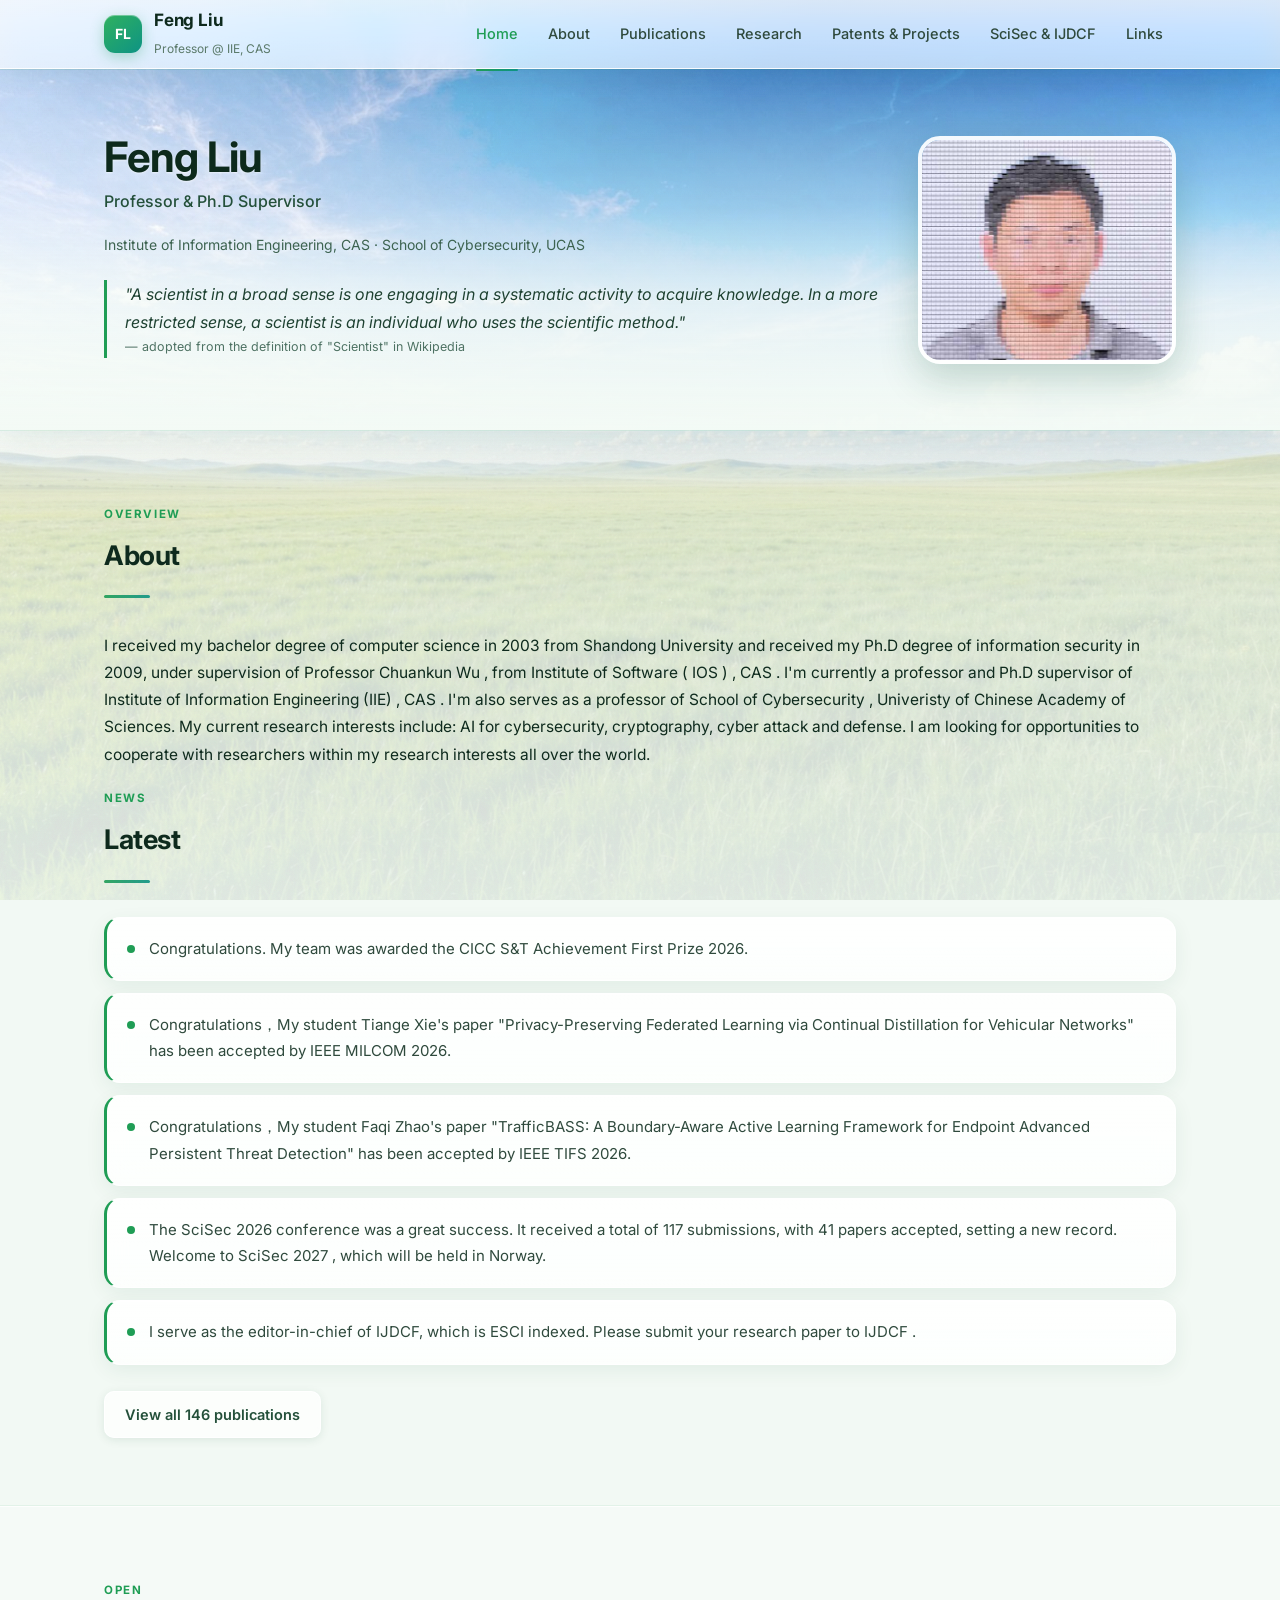
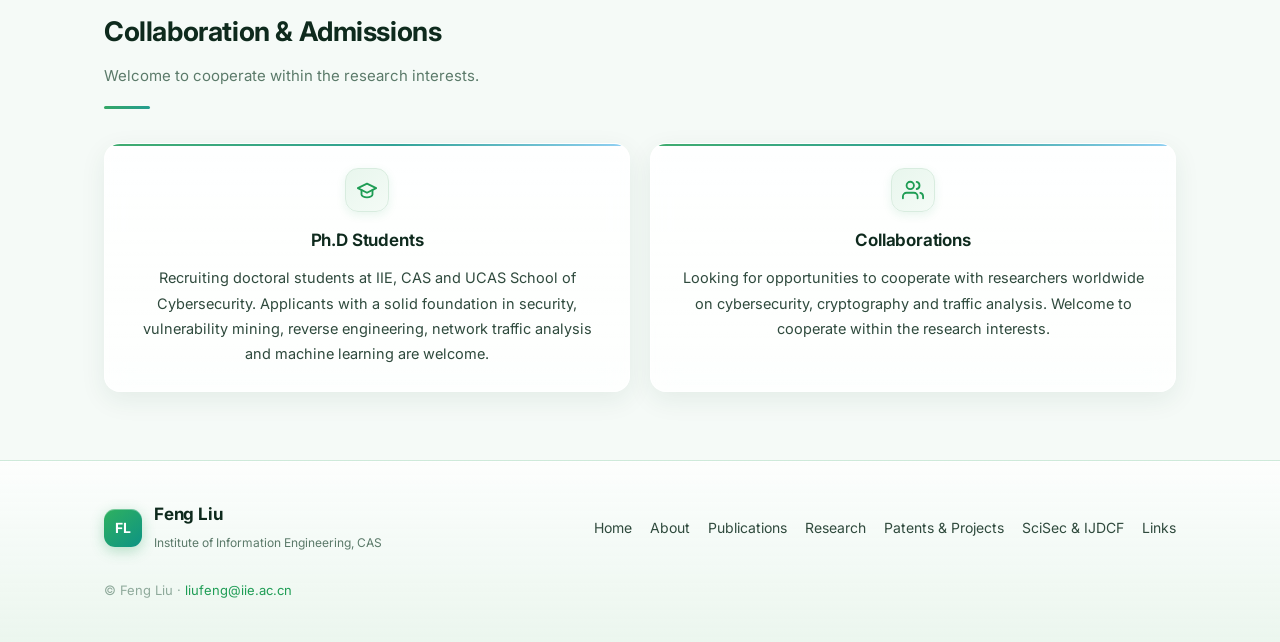
<file: index.html>
<!DOCTYPE html>
<html lang="en">
<head>
<meta charset="utf-8">
<meta name="viewport" content="width=device-width, initial-scale=1">
<title>Home | Feng Liu</title>
<meta name="description" content="Feng Liu - Professor, Institute of Information Engineering, CAS. AI for cybersecurity, cryptography, cyber attack and defense.">
<link rel="icon" type="image/svg+xml" href="assets/img/favicon.svg">
<link rel="preconnect" href="https://fonts.googleapis.com">
<link rel="preconnect" href="https://fonts.gstatic.com" crossorigin>
<link rel="stylesheet" href="https://fonts.googleapis.com/css2?family=Inter:wght@400;500;600;700&display=swap">
<link rel="stylesheet" href="assets/css/style.css">
<!-- Baidu Tongji (site analytics) -->
<script>var _hmt=_hmt||[];(function(){var hm=document.createElement("script");hm.src="https://hm.baidu.com/hm.js?c3fae7278e5f3ea30f7f22bf7aca737b";var s=document.getElementsByTagName("script")[0];s.parentNode.insertBefore(hm,s)})();</script>
</head>
<body>
<header class="site-header"><div class="header-inner">
<a class="brand" href="index.html" style="text-decoration:none"><span class="brand-mark">FL</span><span><span class="brand-name">Feng Liu</span><br><span class="brand-sub">Professor @ IIE, CAS</span></span></a>
<button class="nav-toggle" aria-label="Menu" onclick="document.querySelector('.site-nav').classList.toggle('open')"><svg width="20" height="20" viewBox="0 0 24 24" fill="none" stroke="currentColor" stroke-width="2" stroke-linecap="round"><path d="M3 6h18M3 12h18M3 18h18"/></svg></button>
<nav class="site-nav"><a href="index.html" class="is-active">Home</a><a href="about.html" class="">About</a><a href="publications.html" class="">Publications</a><a href="research.html" class="">Research</a><a href="projects.html" class="">Patents &amp; Projects</a><a href="scisec.html" class="">SciSec &amp; IJDCF</a><a href="links.html" class="">Links</a></nav>
</div></header>
<section class="hero"><div class="hero-inner">
<div>
<h1>Feng Liu</h1>
<div class="role">Professor &amp; Ph.D Supervisor</div>
<div class="org">Institute of Information Engineering, CAS &middot; School of Cybersecurity, UCAS</div>
<blockquote class="hero-quote">"A scientist in a broad sense is one engaging in a systematic activity to acquire knowledge. In a more restricted sense, a scientist is an individual who uses the scientific method."<div class="hero-quote-src">&mdash; adopted from the definition of "Scientist" in Wikipedia</div></blockquote>
</div>
<div class="hero-photo"><img class="hp-rand" data-srcs="1,2,3,4" src="assets/img/myPhoto/1.jpg" alt="Feng Liu" loading="lazy"></div>
</div></section>

<section class="section"><div class="wrap">
<div class="g2-wide">
<div>
<div class="sec-head"><span class="kicker">Overview</span><h2>About</h2></div>
<p>I received my bachelor degree of computer science in 2003 from Shandong University and received my Ph.D degree of information security in 2009, under supervision of Professor Chuankun Wu , from Institute of Software ( IOS ) , CAS . I'm currently a professor and Ph.D supervisor of Institute of Information Engineering (IIE) , CAS . I'm also serves as a professor of School of Cybersecurity , Univeristy of Chinese Academy of Sciences. My current research interests include: AI for cybersecurity, cryptography, cyber attack and defense. I am looking for opportunities to cooperate with researchers within my research interests all over the world.</p>
</div>
<div>
<div class="sec-head"><span class="kicker">News</span><h2>Latest</h2></div>
<div class="news-list"><div class="news-item"><span class="dot"></span><p>Congratulations. My team was awarded the CICC S&amp;T Achievement First Prize 2026.</p></div><div class="news-item"><span class="dot"></span><p>Congratulations，My student Tiange Xie's paper "Privacy-Preserving Federated Learning via Continual Distillation for Vehicular Networks" has been accepted by IEEE MILCOM 2026.</p></div><div class="news-item"><span class="dot"></span><p>Congratulations，My student Faqi Zhao's paper "TrafficBASS: A Boundary-Aware Active Learning Framework for Endpoint Advanced Persistent Threat Detection" has been accepted by IEEE TIFS 2026.</p></div><div class="news-item"><span class="dot"></span><p>The SciSec 2026 conference was a great success. It received a total of 117 submissions, with 41 papers accepted, setting a new record. Welcome to SciSec 2027 , which will be held in Norway.</p></div><div class="news-item"><span class="dot"></span><p>I serve as the editor-in-chief of IJDCF, which is ESCI indexed. Please submit your research paper to IJDCF .</p></div></div>
</div>
</div>
<div style="margin-top:26px"><a class="btn btn-ghost" href="publications.html">View all 146 publications</a></div>
</div></section>

<section class="section section-alt"><div class="wrap">
<div class="sec-head"><span class="kicker">Open</span><h2>Collaboration &amp; Admissions</h2><p>Welcome to cooperate within the research interests.</p></div>
<div class="grid g2"><div class="card card-center"><div class="card-ico"><svg viewBox="0 0 24 24" fill="none" stroke="currentColor" stroke-width="2" stroke-linecap="round" stroke-linejoin="round"><path d="M22 10 12 5 2 10l10 5 10-5z"/><path d="M6 12v5c0 1.5 2.7 3 6 3s6-1.5 6-3v-5"/></svg></div><h3>Ph.D Students</h3><p>Recruiting doctoral students at IIE, CAS and UCAS School of Cybersecurity. Applicants with a solid foundation in security, vulnerability mining, reverse engineering, network traffic analysis and machine learning are welcome.</p></div><div class="card card-center"><div class="card-ico"><svg viewBox="0 0 24 24" fill="none" stroke="currentColor" stroke-width="2" stroke-linecap="round" stroke-linejoin="round"><path d="M17 21v-2a4 4 0 0 0-4-4H5a4 4 0 0 0-4 4v2"/><circle cx="9" cy="7" r="4"/><path d="M23 21v-2a4 4 0 0 0-3-3.9"/><path d="M16 3.1a4 4 0 0 1 0 7.8"/></svg></div><h3>Collaborations</h3><p>Looking for opportunities to cooperate with researchers worldwide on cybersecurity, cryptography and traffic analysis. Welcome to cooperate within the research interests.</p></div></div>
</div></section><footer class="site-footer"><div class="footer-inner">
<div><a class="brand" href="index.html" style="text-decoration:none"><span class="brand-mark">FL</span><span><span class="brand-name">Feng Liu</span><br><span class="brand-sub">Institute of Information Engineering, CAS</span></span></a></div>
<nav class="f-nav"><a href="index.html">Home</a><a href="about.html">About</a><a href="publications.html">Publications</a><a href="research.html">Research</a><a href="projects.html">Patents & Projects</a><a href="scisec.html">SciSec & IJDCF</a><a href="links.html">Links</a></nav>
<div class="footer-copy">&copy; Feng Liu &middot; <a href="mailto:liufeng@iie.ac.cn">liufeng@iie.ac.cn</a></div>
</div></footer>
<script>document.querySelectorAll('.site-nav a').forEach(function(a){a.addEventListener('click',function(){document.querySelector('.site-nav').classList.remove('open');});});document.querySelectorAll('img.hp-rand').forEach(function(img){var ids=(img.getAttribute('data-srcs')||'').split(',');if(ids.length>1){img.setAttribute('src','assets/img/myPhoto/'+ids[Math.floor(Math.random()*ids.length)]+'.jpg');}});</script>
</body></html>
</file>
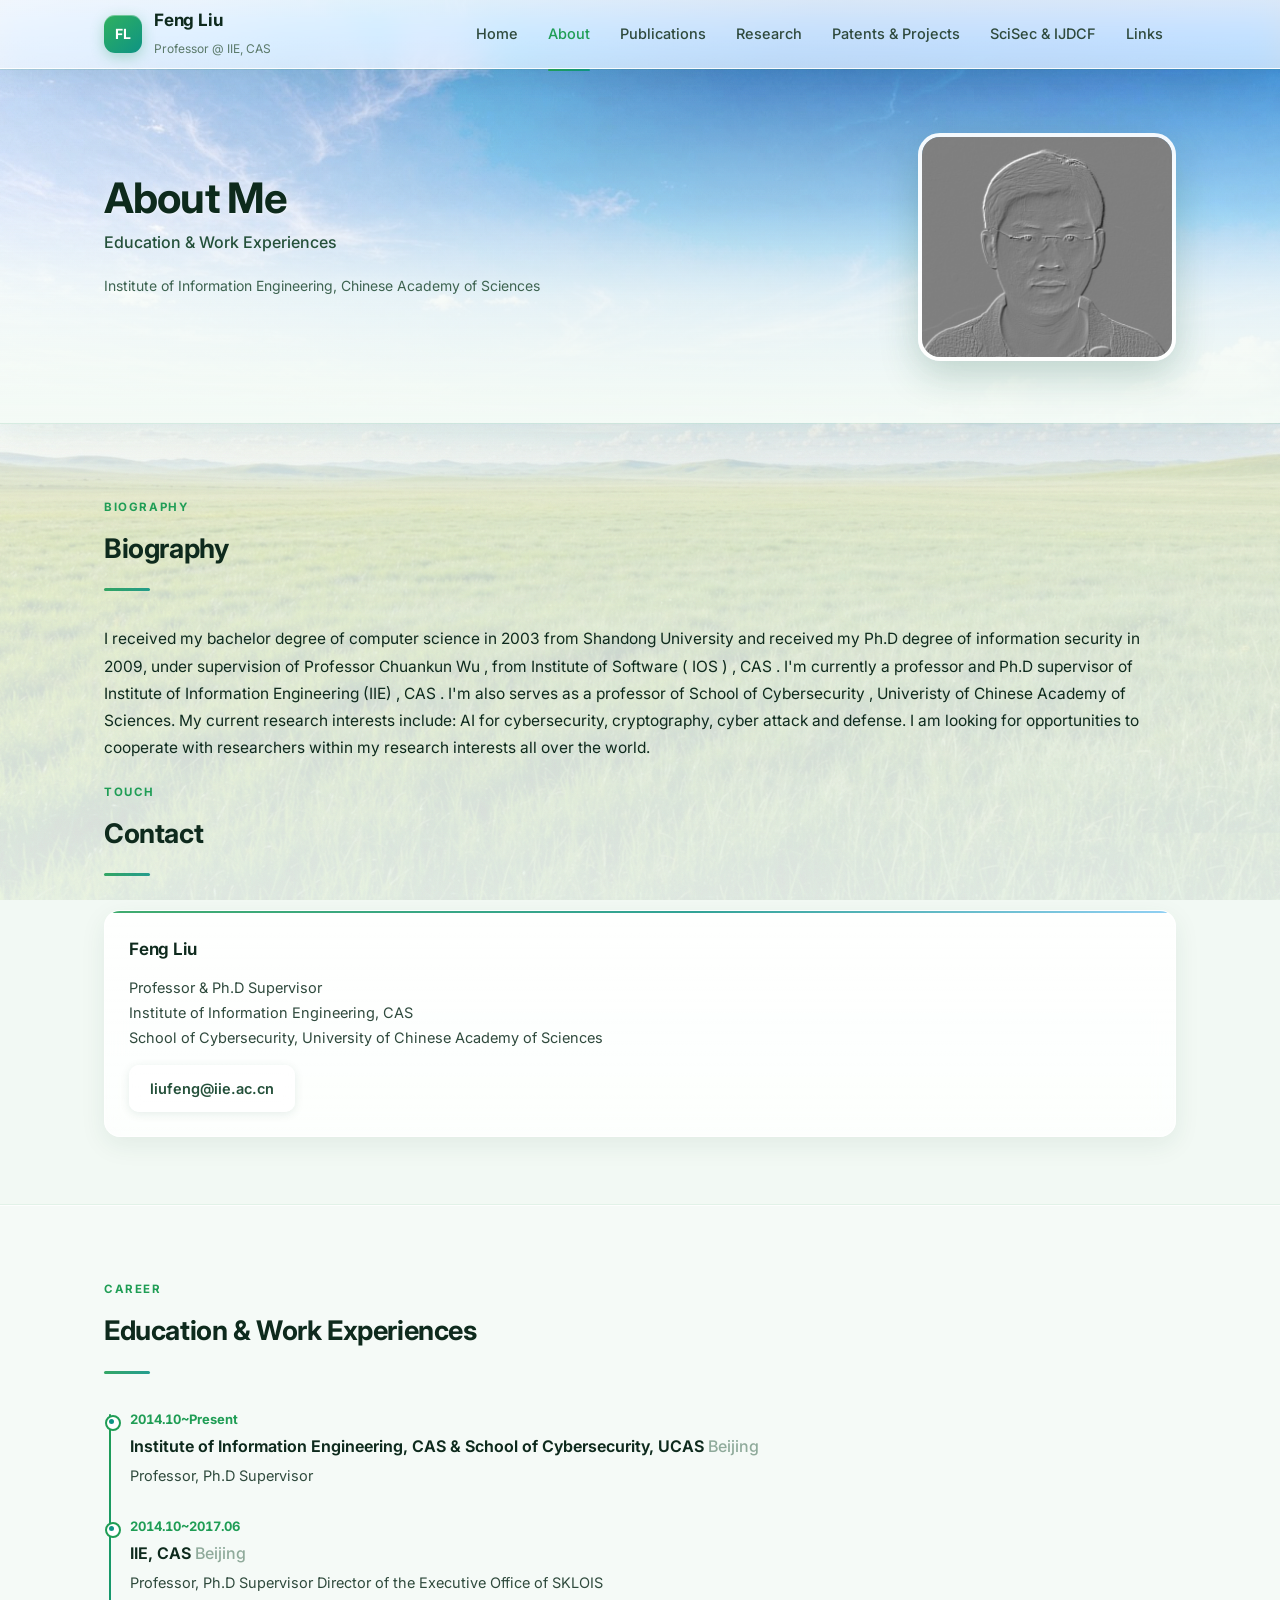
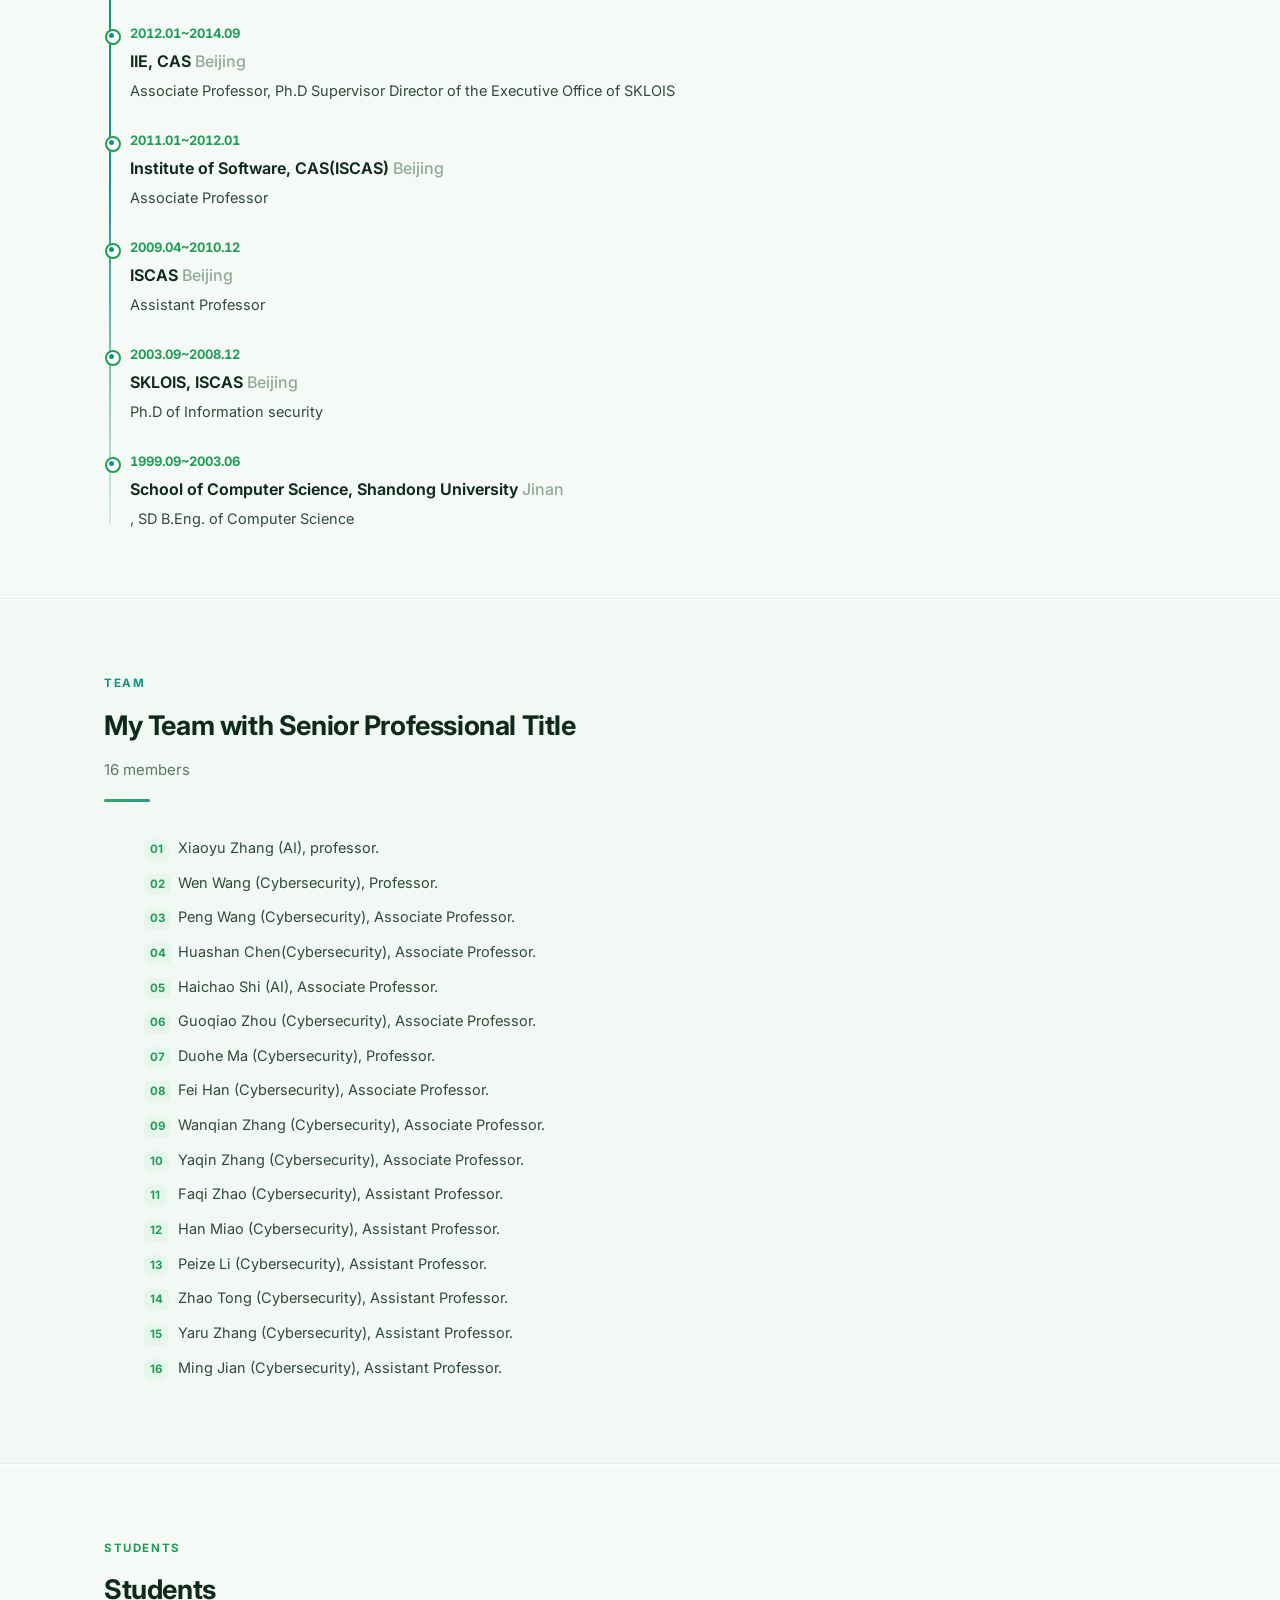
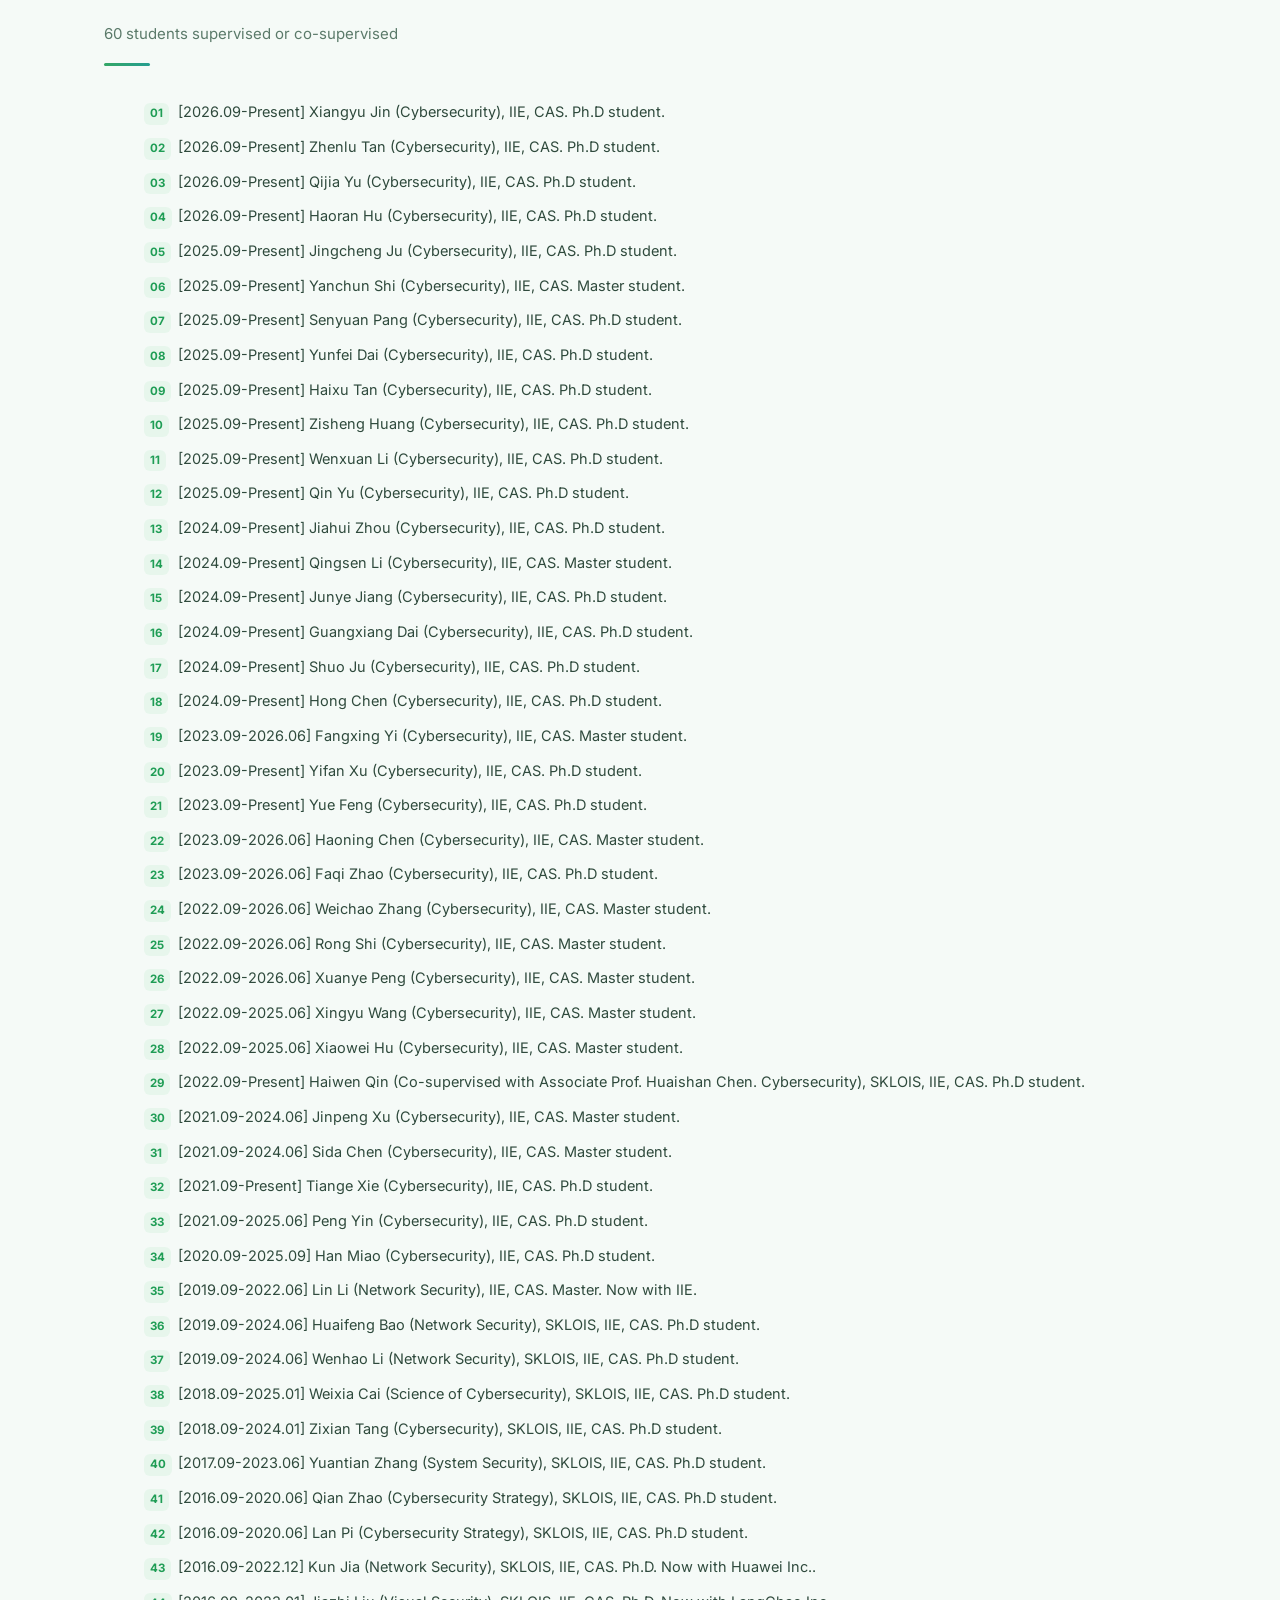
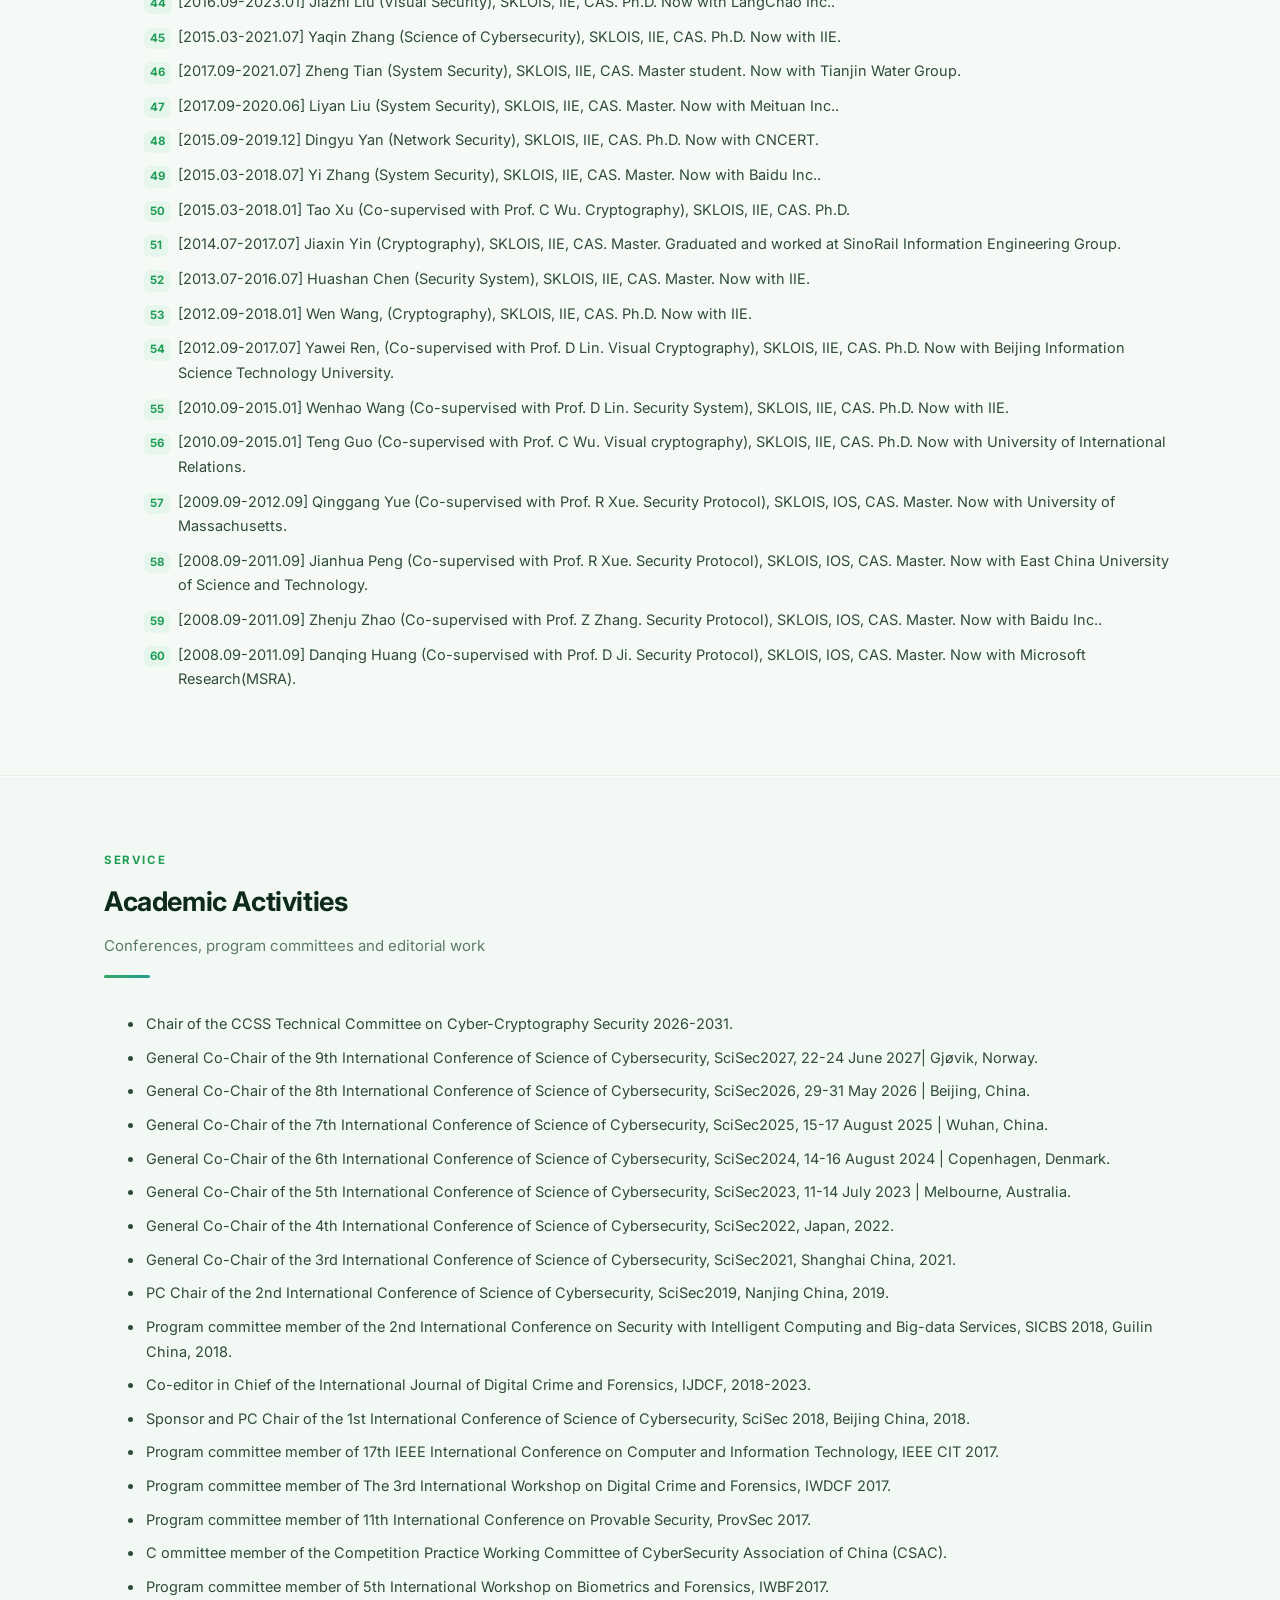
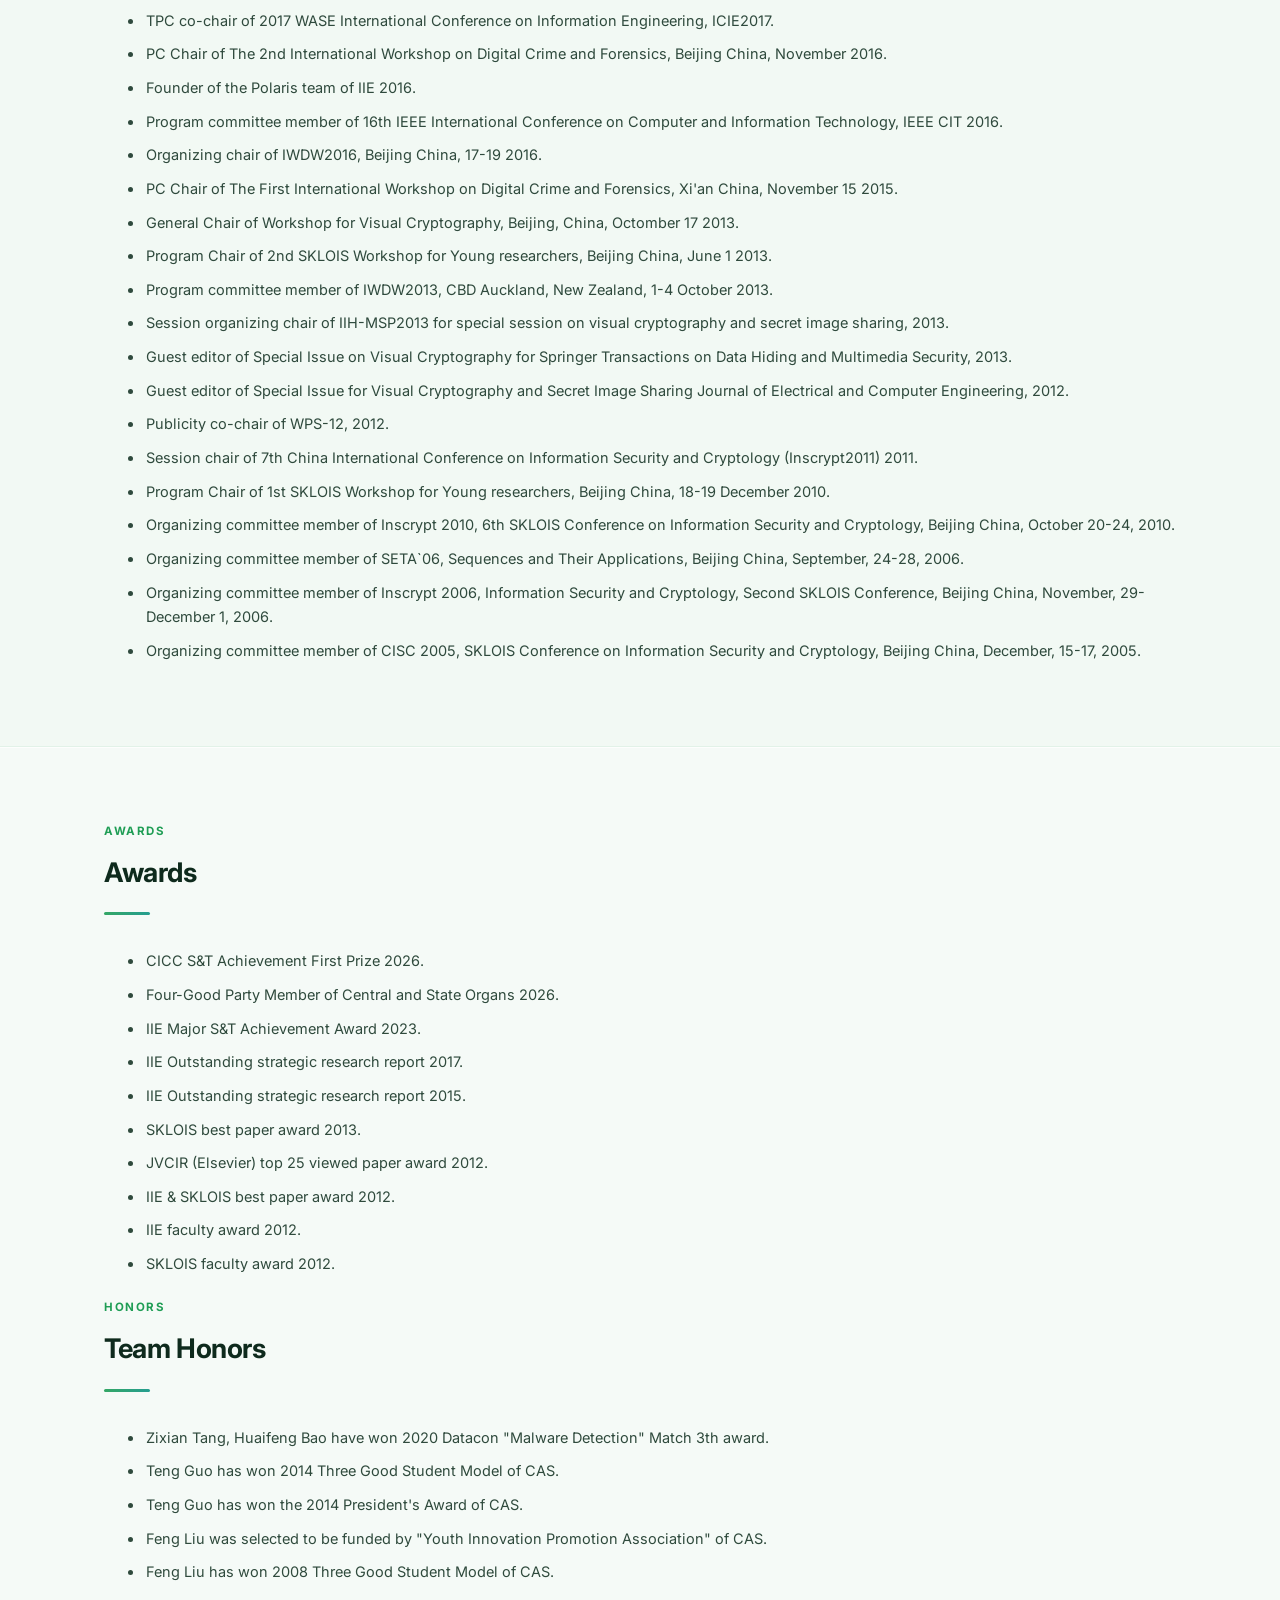
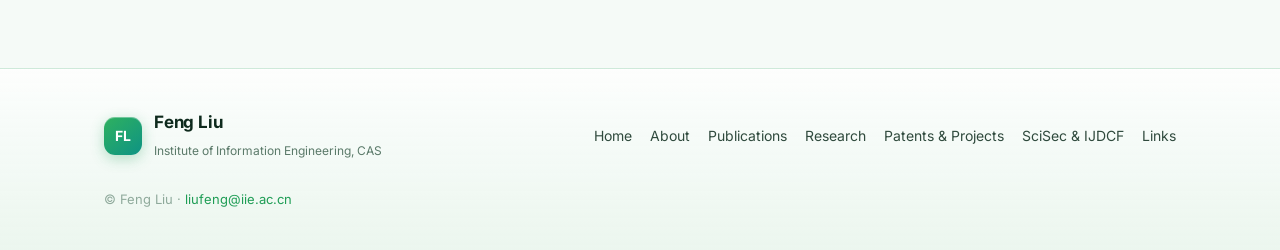
<file: about.html>
<!DOCTYPE html>
<html lang="en">
<head>
<meta charset="utf-8">
<meta name="viewport" content="width=device-width, initial-scale=1">
<title>About | Feng Liu</title>
<meta name="description" content="Feng Liu - Professor, Institute of Information Engineering, CAS. AI for cybersecurity, cryptography, cyber attack and defense.">
<link rel="icon" type="image/svg+xml" href="assets/img/favicon.svg">
<link rel="preconnect" href="https://fonts.googleapis.com">
<link rel="preconnect" href="https://fonts.gstatic.com" crossorigin>
<link rel="stylesheet" href="https://fonts.googleapis.com/css2?family=Inter:wght@400;500;600;700&display=swap">
<link rel="stylesheet" href="assets/css/style.css">
<!-- Baidu Tongji (site analytics) -->
<script>var _hmt=_hmt||[];(function(){var hm=document.createElement("script");hm.src="https://hm.baidu.com/hm.js?c3fae7278e5f3ea30f7f22bf7aca737b";var s=document.getElementsByTagName("script")[0];s.parentNode.insertBefore(hm,s)})();</script>
</head>
<body>
<header class="site-header"><div class="header-inner">
<a class="brand" href="index.html" style="text-decoration:none"><span class="brand-mark">FL</span><span><span class="brand-name">Feng Liu</span><br><span class="brand-sub">Professor @ IIE, CAS</span></span></a>
<button class="nav-toggle" aria-label="Menu" onclick="document.querySelector('.site-nav').classList.toggle('open')"><svg width="20" height="20" viewBox="0 0 24 24" fill="none" stroke="currentColor" stroke-width="2" stroke-linecap="round"><path d="M3 6h18M3 12h18M3 18h18"/></svg></button>
<nav class="site-nav"><a href="index.html" class="">Home</a><a href="about.html" class="is-active">About</a><a href="publications.html" class="">Publications</a><a href="research.html" class="">Research</a><a href="projects.html" class="">Patents &amp; Projects</a><a href="scisec.html" class="">SciSec &amp; IJDCF</a><a href="links.html" class="">Links</a></nav>
</div></header>
<section class="hero"><div class="hero-inner">
<div><h1>About Me</h1><div class="role">Education &amp; Work Experiences</div>
<div class="org">Institute of Information Engineering, Chinese Academy of Sciences</div>
</div>
<div class="hero-photo"><img class="hp-rand" data-srcs="1,2,3,4" src="assets/img/myPhoto/1.jpg" alt="Feng Liu" loading="lazy"></div>
</div></section>

<section class="section"><div class="wrap">
<div class="g2-wide">
<div>
<div class="sec-head"><span class="kicker">Biography</span><h2>Biography</h2></div>
<p>I received my bachelor degree of computer science in 2003 from Shandong University and received my Ph.D degree of information security in 2009, under supervision of Professor Chuankun Wu , from Institute of Software ( IOS ) , CAS . I'm currently a professor and Ph.D supervisor of Institute of Information Engineering (IIE) , CAS . I'm also serves as a professor of School of Cybersecurity , Univeristy of Chinese Academy of Sciences. My current research interests include: AI for cybersecurity, cryptography, cyber attack and defense. I am looking for opportunities to cooperate with researchers within my research interests all over the world.</p>
</div>
<div>
<div class="sec-head"><span class="kicker">Touch</span><h2>Contact</h2></div>
<div class="card"><h3>Feng Liu</h3><p>Professor &amp; Ph.D Supervisor<br>
Institute of Information Engineering, CAS<br>
School of Cybersecurity, University of Chinese Academy of Sciences</p>
<div style="margin-top:14px"><a class="btn btn-ghost" href="mailto:liufeng@iie.ac.cn">liufeng@iie.ac.cn</a></div>
</div>
</div>
</div>
</div></section>

<section class="section section-alt"><div class="wrap">
<div class="sec-head"><span class="kicker">Career</span><h2>Education &amp; Work Experiences</h2></div>
<div class="timeline"><div class="tl-item"><div class="tl-when">2014.10~Present</div><div class="tl-what">Institute of Information Engineering, CAS &amp; School of Cybersecurity, UCAS <span style="color:var(--faint);font-weight:500">Beijing</span></div><div class="tl-desc">Professor, Ph.D Supervisor</div></div><div class="tl-item"><div class="tl-when">2014.10~2017.06</div><div class="tl-what">IIE, CAS <span style="color:var(--faint);font-weight:500">Beijing</span></div><div class="tl-desc">Professor, Ph.D Supervisor Director of the Executive Office of SKLOIS</div></div><div class="tl-item"><div class="tl-when">2012.01~2014.09</div><div class="tl-what">IIE, CAS <span style="color:var(--faint);font-weight:500">Beijing</span></div><div class="tl-desc">Associate Professor, Ph.D Supervisor Director of the Executive Office of SKLOIS</div></div><div class="tl-item"><div class="tl-when">2011.01~2012.01</div><div class="tl-what">Institute of Software, CAS(ISCAS) <span style="color:var(--faint);font-weight:500">Beijing</span></div><div class="tl-desc">Associate Professor</div></div><div class="tl-item"><div class="tl-when">2009.04~2010.12</div><div class="tl-what">ISCAS <span style="color:var(--faint);font-weight:500">Beijing</span></div><div class="tl-desc">Assistant Professor</div></div><div class="tl-item"><div class="tl-when">2003.09~2008.12</div><div class="tl-what">SKLOIS, ISCAS <span style="color:var(--faint);font-weight:500">Beijing</span></div><div class="tl-desc">Ph.D of Information security</div></div><div class="tl-item"><div class="tl-when">1999.09~2003.06</div><div class="tl-what">School of Computer Science, Shandong University <span style="color:var(--faint);font-weight:500">Jinan</span></div><div class="tl-desc">, SD B.Eng. of Computer Science</div></div></div>
</div></section>

<section class="section"><div class="wrap">
<div class="sec-head"><span class="kicker tech">Team</span><h2>My Team with Senior Professional Title</h2><p>16 members</p></div><ol class="num-list"><li>Xiaoyu Zhang (AI), professor.</li><li>Wen Wang (Cybersecurity), Professor.</li><li>Peng Wang (Cybersecurity), Associate Professor.</li><li>Huashan Chen(Cybersecurity), Associate Professor.</li><li>Haichao Shi (AI), Associate Professor.</li><li>Guoqiao Zhou (Cybersecurity), Associate Professor.</li><li>Duohe Ma (Cybersecurity), Professor.</li><li>Fei Han (Cybersecurity), Associate Professor.</li><li>Wanqian Zhang (Cybersecurity), Associate Professor.</li><li>Yaqin Zhang (Cybersecurity), Associate Professor.</li><li>Faqi Zhao (Cybersecurity), Assistant Professor.</li><li>Han Miao (Cybersecurity), Assistant Professor.</li><li>Peize Li (Cybersecurity), Assistant Professor.</li><li>Zhao Tong (Cybersecurity), Assistant Professor.</li><li>Yaru Zhang (Cybersecurity), Assistant Professor.</li><li>Ming Jian (Cybersecurity), Assistant Professor.</li></ol>
</div></section>

<section class="section section-alt"><div class="wrap">
<div class="sec-head"><span class="kicker">Students</span><h2>Students</h2><p>60 students supervised or co-supervised</p></div><ol class="num-list"><li>[2026.09-Present] Xiangyu Jin (Cybersecurity), IIE, CAS. Ph.D student.</li><li>[2026.09-Present] Zhenlu Tan (Cybersecurity), IIE, CAS. Ph.D student.</li><li>[2026.09-Present] Qijia Yu (Cybersecurity), IIE, CAS. Ph.D student.</li><li>[2026.09-Present] Haoran Hu (Cybersecurity), IIE, CAS. Ph.D student.</li><li>[2025.09-Present] Jingcheng Ju (Cybersecurity), IIE, CAS. Ph.D student.</li><li>[2025.09-Present] Yanchun Shi (Cybersecurity), IIE, CAS. Master student.</li><li>[2025.09-Present] Senyuan Pang (Cybersecurity), IIE, CAS. Ph.D student.</li><li>[2025.09-Present] Yunfei Dai (Cybersecurity), IIE, CAS. Ph.D student.</li><li>[2025.09-Present] Haixu Tan (Cybersecurity), IIE, CAS. Ph.D student.</li><li>[2025.09-Present] Zisheng Huang (Cybersecurity), IIE, CAS. Ph.D student.</li><li>[2025.09-Present] Wenxuan Li (Cybersecurity), IIE, CAS. Ph.D student.</li><li>[2025.09-Present] Qin Yu (Cybersecurity), IIE, CAS. Ph.D student.</li><li>[2024.09-Present] Jiahui Zhou (Cybersecurity), IIE, CAS. Ph.D student.</li><li>[2024.09-Present] Qingsen Li (Cybersecurity), IIE, CAS. Master student.</li><li>[2024.09-Present] Junye Jiang (Cybersecurity), IIE, CAS. Ph.D student.</li><li>[2024.09-Present] Guangxiang Dai (Cybersecurity), IIE, CAS. Ph.D student.</li><li>[2024.09-Present] Shuo Ju (Cybersecurity), IIE, CAS. Ph.D student.</li><li>[2024.09-Present] Hong Chen (Cybersecurity), IIE, CAS. Ph.D student.</li><li>[2023.09-2026.06] Fangxing Yi (Cybersecurity), IIE, CAS. Master student.</li><li>[2023.09-Present] Yifan Xu (Cybersecurity), IIE, CAS. Ph.D student.</li><li>[2023.09-Present] Yue Feng (Cybersecurity), IIE, CAS. Ph.D student.</li><li>[2023.09-2026.06] Haoning Chen (Cybersecurity), IIE, CAS. Master student.</li><li>[2023.09-2026.06] Faqi Zhao (Cybersecurity), IIE, CAS. Ph.D student.</li><li>[2022.09-2026.06] Weichao Zhang (Cybersecurity), IIE, CAS. Master student.</li><li>[2022.09-2026.06] Rong Shi (Cybersecurity), IIE, CAS. Master student.</li><li>[2022.09-2026.06] Xuanye Peng (Cybersecurity), IIE, CAS. Master student.</li><li>[2022.09-2025.06] Xingyu Wang (Cybersecurity), IIE, CAS. Master student.</li><li>[2022.09-2025.06] Xiaowei Hu (Cybersecurity), IIE, CAS. Master student.</li><li>[2022.09-Present] Haiwen Qin (Co-supervised with Associate Prof. Huaishan Chen. Cybersecurity), SKLOIS, IIE, CAS. Ph.D student.</li><li>[2021.09-2024.06] Jinpeng Xu (Cybersecurity), IIE, CAS. Master student.</li><li>[2021.09-2024.06] Sida Chen (Cybersecurity), IIE, CAS. Master student.</li><li>[2021.09-Present] Tiange Xie (Cybersecurity), IIE, CAS. Ph.D student.</li><li>[2021.09-2025.06] Peng Yin (Cybersecurity), IIE, CAS. Ph.D student.</li><li>[2020.09-2025.09] Han Miao (Cybersecurity), IIE, CAS. Ph.D student.</li><li>[2019.09-2022.06] Lin Li (Network Security), IIE, CAS. Master. Now with IIE.</li><li>[2019.09-2024.06] Huaifeng Bao (Network Security), SKLOIS, IIE, CAS. Ph.D student.</li><li>[2019.09-2024.06] Wenhao Li (Network Security), SKLOIS, IIE, CAS. Ph.D student.</li><li>[2018.09-2025.01] Weixia Cai (Science of Cybersecurity), SKLOIS, IIE, CAS. Ph.D student.</li><li>[2018.09-2024.01] Zixian Tang (Cybersecurity), SKLOIS, IIE, CAS. Ph.D student.</li><li>[2017.09-2023.06] Yuantian Zhang (System Security), SKLOIS, IIE, CAS. Ph.D student.</li><li>[2016.09-2020.06] Qian Zhao (Cybersecurity Strategy), SKLOIS, IIE, CAS. Ph.D student.</li><li>[2016.09-2020.06] Lan Pi (Cybersecurity Strategy), SKLOIS, IIE, CAS. Ph.D student.</li><li>[2016.09-2022.12] Kun Jia (Network Security), SKLOIS, IIE, CAS. Ph.D. Now with Huawei Inc..</li><li>[2016.09-2023.01] Jiazhi Liu (Visual Security), SKLOIS, IIE, CAS. Ph.D. Now with LangChao Inc..</li><li>[2015.03-2021.07] Yaqin Zhang (Science of Cybersecurity), SKLOIS, IIE, CAS. Ph.D. Now with IIE.</li><li>[2017.09-2021.07] Zheng Tian (System Security), SKLOIS, IIE, CAS. Master student. Now with Tianjin Water Group.</li><li>[2017.09-2020.06] Liyan Liu (System Security), SKLOIS, IIE, CAS. Master. Now with Meituan Inc..</li><li>[2015.09-2019.12] Dingyu Yan (Network Security), SKLOIS, IIE, CAS. Ph.D. Now with CNCERT.</li><li>[2015.03-2018.07] Yi Zhang (System Security), SKLOIS, IIE, CAS. Master. Now with Baidu Inc..</li><li>[2015.03-2018.01] Tao Xu (Co-supervised with Prof. C Wu. Cryptography), SKLOIS, IIE, CAS. Ph.D.</li><li>[2014.07-2017.07] Jiaxin Yin (Cryptography), SKLOIS, IIE, CAS. Master. Graduated and worked at SinoRail Information Engineering Group.</li><li>[2013.07-2016.07] Huashan Chen (Security System), SKLOIS, IIE, CAS. Master. Now with IIE.</li><li>[2012.09-2018.01] Wen Wang, (Cryptography), SKLOIS, IIE, CAS. Ph.D. Now with IIE.</li><li>[2012.09-2017.07] Yawei Ren, (Co-supervised with Prof. D Lin. Visual Cryptography), SKLOIS, IIE, CAS. Ph.D. Now with Beijing Information Science Technology University.</li><li>[2010.09-2015.01] Wenhao Wang (Co-supervised with Prof. D Lin. Security System), SKLOIS, IIE, CAS. Ph.D. Now with IIE.</li><li>[2010.09-2015.01] Teng Guo (Co-supervised with Prof. C Wu. Visual cryptography), SKLOIS, IIE, CAS. Ph.D. Now with University of International Relations.</li><li>[2009.09-2012.09] Qinggang Yue (Co-supervised with Prof. R Xue. Security Protocol), SKLOIS, IOS, CAS. Master. Now with University of Massachusetts.</li><li>[2008.09-2011.09] Jianhua Peng (Co-supervised with Prof. R Xue. Security Protocol), SKLOIS, IOS, CAS. Master. Now with East China University of Science and Technology.</li><li>[2008.09-2011.09] Zhenju Zhao (Co-supervised with Prof. Z Zhang. Security Protocol), SKLOIS, IOS, CAS. Master. Now with Baidu Inc..</li><li>[2008.09-2011.09] Danqing Huang (Co-supervised with Prof. D Ji. Security Protocol), SKLOIS, IOS, CAS. Master. Now with Microsoft Research(MSRA).</li></ol>
</div></section>

<section class="section"><div class="wrap">
<div class="sec-head"><span class="kicker">Service</span><h2>Academic Activities</h2><p>Conferences, program committees and editorial work</p></div><ul class="simple-list"><li>Chair of the CCSS Technical Committee on Cyber-Cryptography Security 2026-2031.</li><li>General Co-Chair of the 9th International Conference of Science of Cybersecurity, SciSec2027, 22-24 June 2027| Gjøvik, Norway.</li><li>General Co-Chair of the 8th International Conference of Science of Cybersecurity, SciSec2026, 29-31 May 2026 | Beijing, China.</li><li>General Co-Chair of the 7th International Conference of Science of Cybersecurity, SciSec2025, 15-17 August 2025 | Wuhan, China.</li><li>General Co-Chair of the 6th International Conference of Science of Cybersecurity, SciSec2024, 14-16 August 2024 | Copenhagen, Denmark.</li><li>General Co-Chair of the 5th International Conference of Science of Cybersecurity, SciSec2023, 11-14 July 2023 | Melbourne, Australia.</li><li>General Co-Chair of the 4th International Conference of Science of Cybersecurity, SciSec2022, Japan, 2022.</li><li>General Co-Chair of the 3rd International Conference of Science of Cybersecurity, SciSec2021, Shanghai China, 2021.</li><li>PC Chair of the 2nd International Conference of Science of Cybersecurity, SciSec2019, Nanjing China, 2019.</li><li>Program committee member of the 2nd International Conference on Security with Intelligent Computing and Big-data Services, SICBS 2018, Guilin China, 2018.</li><li>Co-editor in Chief of the International Journal of Digital Crime and Forensics, IJDCF, 2018-2023.</li><li>Sponsor and PC Chair of the 1st International Conference of Science of Cybersecurity, SciSec 2018, Beijing China, 2018.</li><li>Program committee member of 17th IEEE International Conference on Computer and Information Technology, IEEE CIT 2017.</li><li>Program committee member of The 3rd International Workshop on Digital Crime and Forensics, IWDCF 2017.</li><li>Program committee member of 11th International Conference on Provable Security, ProvSec 2017.</li><li>C ommittee member of the Competition Practice Working Committee of CyberSecurity Association of China (CSAC).</li><li>Program committee member of 5th International Workshop on Biometrics and Forensics, IWBF2017.</li><li>TPC co-chair of 2017 WASE International Conference on Information Engineering, ICIE2017.</li><li>PC Chair of The 2nd International Workshop on Digital Crime and Forensics, Beijing China, November 2016.</li><li>Founder of the Polaris team of IIE 2016.</li><li>Program committee member of 16th IEEE International Conference on Computer and Information Technology, IEEE CIT 2016.</li><li>Organizing chair of IWDW2016, Beijing China, 17-19 2016.</li><li>PC Chair of The First International Workshop on Digital Crime and Forensics, Xi'an China, November 15 2015.</li><li>General Chair of Workshop for Visual Cryptography, Beijing, China, Octomber 17 2013.</li><li>Program Chair of 2nd SKLOIS Workshop for Young researchers, Beijing China, June 1 2013.</li><li>Program committee member of IWDW2013, CBD Auckland, New Zealand, 1-4 October 2013.</li><li>Session organizing chair of IIH-MSP2013 for special session on visual cryptography and secret image sharing, 2013.</li><li>Guest editor of Special Issue on Visual Cryptography for Springer Transactions on Data Hiding and Multimedia Security, 2013.</li><li>Guest editor of Special Issue for Visual Cryptography and Secret Image Sharing Journal of Electrical and Computer Engineering, 2012.</li><li>Publicity co-chair of WPS-12, 2012.</li><li>Session chair of 7th China International Conference on Information Security and Cryptology (Inscrypt2011) 2011.</li><li>Program Chair of 1st SKLOIS Workshop for Young researchers, Beijing China, 18-19 December 2010.</li><li>Organizing committee member of Inscrypt 2010, 6th SKLOIS Conference on Information Security and Cryptology, Beijing China, October 20-24, 2010.</li><li>Organizing committee member of SETA`06, Sequences and Their Applications, Beijing China, September, 24-28, 2006.</li><li>Organizing committee member of Inscrypt 2006, Information Security and Cryptology, Second SKLOIS Conference, Beijing China, November, 29-December 1, 2006.</li><li>Organizing committee member of CISC 2005, SKLOIS Conference on Information Security and Cryptology, Beijing China, December, 15-17, 2005.</li></ul>
</div></section>

<section class="section section-alt"><div class="wrap">
<div class="g2">
<div>
<div class="sec-head"><span class="kicker">Awards</span><h2>Awards</h2></div><ul class="simple-list"><li>CICC S&amp;T Achievement First Prize 2026.</li><li>Four-Good Party Member of Central and State Organs 2026.</li><li>IIE Major S&amp;T Achievement Award 2023.</li><li>IIE Outstanding strategic research report 2017.</li><li>IIE Outstanding strategic research report 2015.</li><li>SKLOIS best paper award 2013.</li><li>JVCIR (Elsevier) top 25 viewed paper award 2012.</li><li>IIE &amp; SKLOIS best paper award 2012.</li><li>IIE faculty award 2012.</li><li>SKLOIS faculty award 2012.</li></ul>
</div>
<div>
<div class="sec-head"><span class="kicker">Honors</span><h2>Team Honors</h2></div><ul class="simple-list"><li>Zixian Tang, Huaifeng Bao have won 2020 Datacon "Malware Detection" Match 3th award.</li><li>Teng Guo has won 2014 Three Good Student Model of CAS.</li><li>Teng Guo has won the 2014 President's Award of CAS.</li><li>Feng Liu was selected to be funded by "Youth Innovation Promotion Association" of CAS.</li><li>Feng Liu has won 2008 Three Good Student Model of CAS.</li></ul>
</div>
</div>
</div></section><footer class="site-footer"><div class="footer-inner">
<div><a class="brand" href="index.html" style="text-decoration:none"><span class="brand-mark">FL</span><span><span class="brand-name">Feng Liu</span><br><span class="brand-sub">Institute of Information Engineering, CAS</span></span></a></div>
<nav class="f-nav"><a href="index.html">Home</a><a href="about.html">About</a><a href="publications.html">Publications</a><a href="research.html">Research</a><a href="projects.html">Patents & Projects</a><a href="scisec.html">SciSec & IJDCF</a><a href="links.html">Links</a></nav>
<div class="footer-copy">&copy; Feng Liu &middot; <a href="mailto:liufeng@iie.ac.cn">liufeng@iie.ac.cn</a></div>
</div></footer>
<script>document.querySelectorAll('.site-nav a').forEach(function(a){a.addEventListener('click',function(){document.querySelector('.site-nav').classList.remove('open');});});document.querySelectorAll('img.hp-rand').forEach(function(img){var ids=(img.getAttribute('data-srcs')||'').split(',');if(ids.length>1){img.setAttribute('src','assets/img/myPhoto/'+ids[Math.floor(Math.random()*ids.length)]+'.jpg');}});</script>
</body></html>
</file>
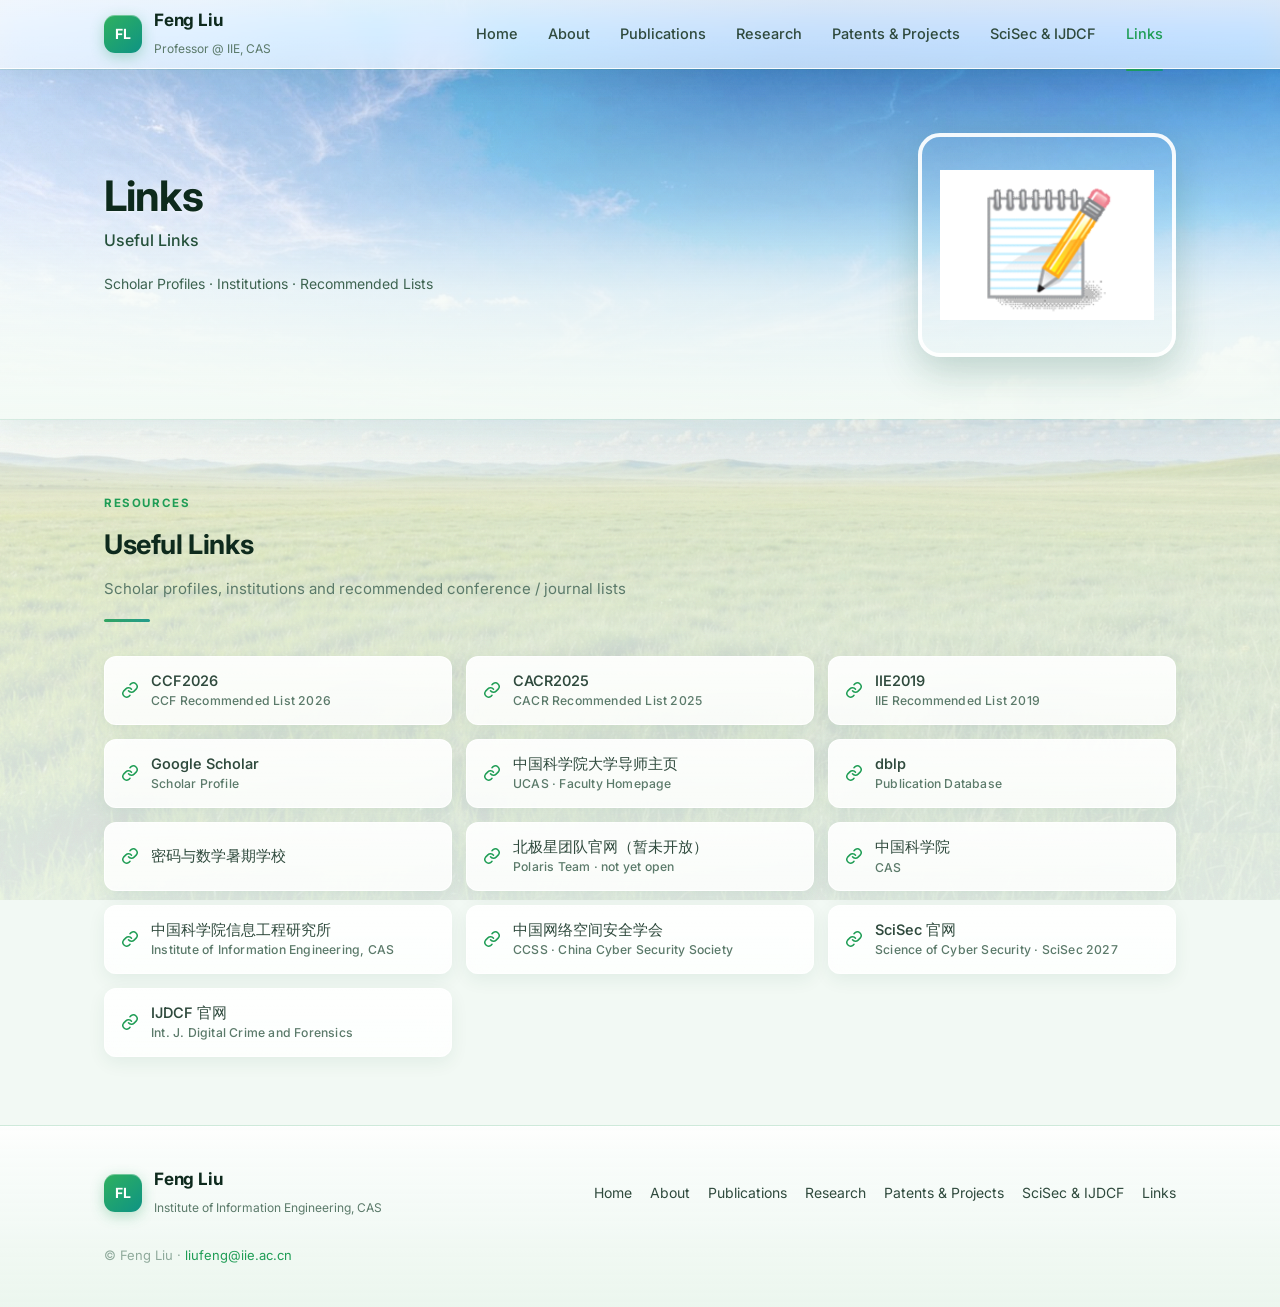
<file: links.html>
<!DOCTYPE html>
<html lang="en">
<head>
<meta charset="utf-8">
<meta name="viewport" content="width=device-width, initial-scale=1">
<title>Links | Feng Liu</title>
<meta name="description" content="Feng Liu - Professor, Institute of Information Engineering, CAS. AI for cybersecurity, cryptography, cyber attack and defense.">
<link rel="icon" type="image/svg+xml" href="assets/img/favicon.svg">
<link rel="preconnect" href="https://fonts.googleapis.com">
<link rel="preconnect" href="https://fonts.gstatic.com" crossorigin>
<link rel="stylesheet" href="https://fonts.googleapis.com/css2?family=Inter:wght@400;500;600;700&display=swap">
<link rel="stylesheet" href="assets/css/style.css">
<!-- Baidu Tongji (site analytics) -->
<script>var _hmt=_hmt||[];(function(){var hm=document.createElement("script");hm.src="https://hm.baidu.com/hm.js?c3fae7278e5f3ea30f7f22bf7aca737b";var s=document.getElementsByTagName("script")[0];s.parentNode.insertBefore(hm,s)})();</script>
</head>
<body>
<header class="site-header"><div class="header-inner">
<a class="brand" href="index.html" style="text-decoration:none"><span class="brand-mark">FL</span><span><span class="brand-name">Feng Liu</span><br><span class="brand-sub">Professor @ IIE, CAS</span></span></a>
<button class="nav-toggle" aria-label="Menu" onclick="document.querySelector('.site-nav').classList.toggle('open')"><svg width="20" height="20" viewBox="0 0 24 24" fill="none" stroke="currentColor" stroke-width="2" stroke-linecap="round"><path d="M3 6h18M3 12h18M3 18h18"/></svg></button>
<nav class="site-nav"><a href="index.html" class="">Home</a><a href="about.html" class="">About</a><a href="publications.html" class="">Publications</a><a href="research.html" class="">Research</a><a href="projects.html" class="">Patents &amp; Projects</a><a href="scisec.html" class="">SciSec &amp; IJDCF</a><a href="links.html" class="is-active">Links</a></nav>
</div></header>
<section class="hero"><div class="hero-inner">
<div><h1>Links</h1><div class="role">Useful Links</div>
<div class="org">Scholar Profiles &middot; Institutions &middot; Recommended Lists</div></div>
<div class="hero-photo" style="padding:18px"><img src="assets/img/papers.png" alt="Links" loading="lazy" style="height:180px;object-fit:contain"></div>
</div></section>

<section class="section"><div class="wrap">
<div class="sec-head"><span class="kicker">Resources</span><h2>Useful Links</h2><p>Scholar profiles, institutions and recommended conference / journal lists</p></div>
<div class="link-grid"><a class="link-card" href="sources/CCF2026.pdf" target="_blank" rel="noopener" title="CCF2026"><svg viewBox="0 0 24 24" fill="none" stroke="currentColor" stroke-width="2" stroke-linecap="round" stroke-linejoin="round"><path d="M10 13a5 5 0 0 0 7.5.5l3-3a5 5 0 0 0-7-7l-1.5 1.5"/><path d="M14 11a5 5 0 0 0-7.5-.5l-3 3a5 5 0 0 0 7 7l1.5-1.5"/></svg><span class="lc-txt">CCF2026<span class="lc-sub">CCF Recommended List 2026</span></span></a><a class="link-card" href="sources/CACR2025.pdf" target="_blank" rel="noopener" title="CACR2025"><svg viewBox="0 0 24 24" fill="none" stroke="currentColor" stroke-width="2" stroke-linecap="round" stroke-linejoin="round"><path d="M10 13a5 5 0 0 0 7.5.5l3-3a5 5 0 0 0-7-7l-1.5 1.5"/><path d="M14 11a5 5 0 0 0-7.5-.5l-3 3a5 5 0 0 0 7 7l1.5-1.5"/></svg><span class="lc-txt">CACR2025<span class="lc-sub">CACR Recommended List 2025</span></span></a><a class="link-card" href="sources/IIE2019.pdf" target="_blank" rel="noopener" title="IIE2019"><svg viewBox="0 0 24 24" fill="none" stroke="currentColor" stroke-width="2" stroke-linecap="round" stroke-linejoin="round"><path d="M10 13a5 5 0 0 0 7.5.5l3-3a5 5 0 0 0-7-7l-1.5 1.5"/><path d="M14 11a5 5 0 0 0-7.5-.5l-3 3a5 5 0 0 0 7 7l1.5-1.5"/></svg><span class="lc-txt">IIE2019<span class="lc-sub">IIE Recommended List 2019</span></span></a><a class="link-card" href="http://scholar.google.com/citations?user=vXsXzSgAAAAJ&amp;hl=en" target="_blank" rel="noopener" title="Google Scholar"><svg viewBox="0 0 24 24" fill="none" stroke="currentColor" stroke-width="2" stroke-linecap="round" stroke-linejoin="round"><path d="M10 13a5 5 0 0 0 7.5.5l3-3a5 5 0 0 0-7-7l-1.5 1.5"/><path d="M14 11a5 5 0 0 0-7.5-.5l-3 3a5 5 0 0 0 7 7l1.5-1.5"/></svg><span class="lc-txt">Google Scholar<span class="lc-sub">Scholar Profile</span></span></a><a class="link-card" href="http://people.ucas.ac.cn/~fengliu" target="_blank" rel="noopener" title="中国科学院大学导师主页"><svg viewBox="0 0 24 24" fill="none" stroke="currentColor" stroke-width="2" stroke-linecap="round" stroke-linejoin="round"><path d="M10 13a5 5 0 0 0 7.5.5l3-3a5 5 0 0 0-7-7l-1.5 1.5"/><path d="M14 11a5 5 0 0 0-7.5-.5l-3 3a5 5 0 0 0 7 7l1.5-1.5"/></svg><span class="lc-txt">中国科学院大学导师主页<span class="lc-sub">UCAS &middot; Faculty Homepage</span></span></a><a class="link-card" href="https://dblp.uni-trier.de/pid/77/1318-1.html" target="_blank" rel="noopener" title="dblp"><svg viewBox="0 0 24 24" fill="none" stroke="currentColor" stroke-width="2" stroke-linecap="round" stroke-linejoin="round"><path d="M10 13a5 5 0 0 0 7.5.5l3-3a5 5 0 0 0-7-7l-1.5 1.5"/><path d="M14 11a5 5 0 0 0-7.5-.5l-3 3a5 5 0 0 0 7 7l1.5-1.5"/></svg><span class="lc-txt">dblp<span class="lc-sub">Publication Database</span></span></a><a class="link-card" href="https://www.iie.ac.cn/xwdt/tzgg/202605/t20260528_8210796.html" target="_blank" rel="noopener" title="密码与数学暑期学校"><svg viewBox="0 0 24 24" fill="none" stroke="currentColor" stroke-width="2" stroke-linecap="round" stroke-linejoin="round"><path d="M10 13a5 5 0 0 0 7.5.5l3-3a5 5 0 0 0-7-7l-1.5 1.5"/><path d="M14 11a5 5 0 0 0-7.5-.5l-3 3a5 5 0 0 0 7 7l1.5-1.5"/></svg><span class="lc-txt">密码与数学暑期学校</span></a><a class="link-card" href="https://polaris-iie.com/" target="_blank" rel="noopener" title="北极星团队官网（暂未开放）"><svg viewBox="0 0 24 24" fill="none" stroke="currentColor" stroke-width="2" stroke-linecap="round" stroke-linejoin="round"><path d="M10 13a5 5 0 0 0 7.5.5l3-3a5 5 0 0 0-7-7l-1.5 1.5"/><path d="M14 11a5 5 0 0 0-7.5-.5l-3 3a5 5 0 0 0 7 7l1.5-1.5"/></svg><span class="lc-txt">北极星团队官网（暂未开放）<span class="lc-sub">Polaris Team &middot; not yet open</span></span></a><a class="link-card" href="https://www.cas.cn" target="_blank" rel="noopener" title="中国科学院"><svg viewBox="0 0 24 24" fill="none" stroke="currentColor" stroke-width="2" stroke-linecap="round" stroke-linejoin="round"><path d="M10 13a5 5 0 0 0 7.5.5l3-3a5 5 0 0 0-7-7l-1.5 1.5"/><path d="M14 11a5 5 0 0 0-7.5-.5l-3 3a5 5 0 0 0 7 7l1.5-1.5"/></svg><span class="lc-txt">中国科学院<span class="lc-sub">CAS</span></span></a><a class="link-card" href="http://www.iie.ac.cn" target="_blank" rel="noopener" title="中国科学院信息工程研究所"><svg viewBox="0 0 24 24" fill="none" stroke="currentColor" stroke-width="2" stroke-linecap="round" stroke-linejoin="round"><path d="M10 13a5 5 0 0 0 7.5.5l3-3a5 5 0 0 0-7-7l-1.5 1.5"/><path d="M14 11a5 5 0 0 0-7.5-.5l-3 3a5 5 0 0 0 7 7l1.5-1.5"/></svg><span class="lc-txt">中国科学院信息工程研究所<span class="lc-sub">Institute of Information Engineering, CAS</span></span></a><a class="link-card" href="https://www.ccss.org.cn/" target="_blank" rel="noopener" title="中国网络空间安全学会"><svg viewBox="0 0 24 24" fill="none" stroke="currentColor" stroke-width="2" stroke-linecap="round" stroke-linejoin="round"><path d="M10 13a5 5 0 0 0 7.5.5l3-3a5 5 0 0 0-7-7l-1.5 1.5"/><path d="M14 11a5 5 0 0 0-7.5-.5l-3 3a5 5 0 0 0 7 7l1.5-1.5"/></svg><span class="lc-txt">中国网络空间安全学会<span class="lc-sub">CCSS &middot; China Cyber Security Society</span></span></a><a class="link-card" href="https://www.scisec.org/" target="_blank" rel="noopener" title="SciSec 官网"><svg viewBox="0 0 24 24" fill="none" stroke="currentColor" stroke-width="2" stroke-linecap="round" stroke-linejoin="round"><path d="M10 13a5 5 0 0 0 7.5.5l3-3a5 5 0 0 0-7-7l-1.5 1.5"/><path d="M14 11a5 5 0 0 0-7.5-.5l-3 3a5 5 0 0 0 7 7l1.5-1.5"/></svg><span class="lc-txt">SciSec 官网<span class="lc-sub">Science of Cyber Security &middot; SciSec 2027</span></span></a><a class="link-card" href="https://www.igi-global.com/journal/IJDCF/1112" target="_blank" rel="noopener" title="IJDCF 官网"><svg viewBox="0 0 24 24" fill="none" stroke="currentColor" stroke-width="2" stroke-linecap="round" stroke-linejoin="round"><path d="M10 13a5 5 0 0 0 7.5.5l3-3a5 5 0 0 0-7-7l-1.5 1.5"/><path d="M14 11a5 5 0 0 0-7.5-.5l-3 3a5 5 0 0 0 7 7l1.5-1.5"/></svg><span class="lc-txt">IJDCF 官网<span class="lc-sub">Int. J. Digital Crime and Forensics</span></span></a></div>
</div></section><footer class="site-footer"><div class="footer-inner">
<div><a class="brand" href="index.html" style="text-decoration:none"><span class="brand-mark">FL</span><span><span class="brand-name">Feng Liu</span><br><span class="brand-sub">Institute of Information Engineering, CAS</span></span></a></div>
<nav class="f-nav"><a href="index.html">Home</a><a href="about.html">About</a><a href="publications.html">Publications</a><a href="research.html">Research</a><a href="projects.html">Patents & Projects</a><a href="scisec.html">SciSec & IJDCF</a><a href="links.html">Links</a></nav>
<div class="footer-copy">&copy; Feng Liu &middot; <a href="mailto:liufeng@iie.ac.cn">liufeng@iie.ac.cn</a></div>
</div></footer>
<script>document.querySelectorAll('.site-nav a').forEach(function(a){a.addEventListener('click',function(){document.querySelector('.site-nav').classList.remove('open');});});document.querySelectorAll('img.hp-rand').forEach(function(img){var ids=(img.getAttribute('data-srcs')||'').split(',');if(ids.length>1){img.setAttribute('src','assets/img/myPhoto/'+ids[Math.floor(Math.random()*ids.length)]+'.jpg');}});</script>
</body></html>
</file>
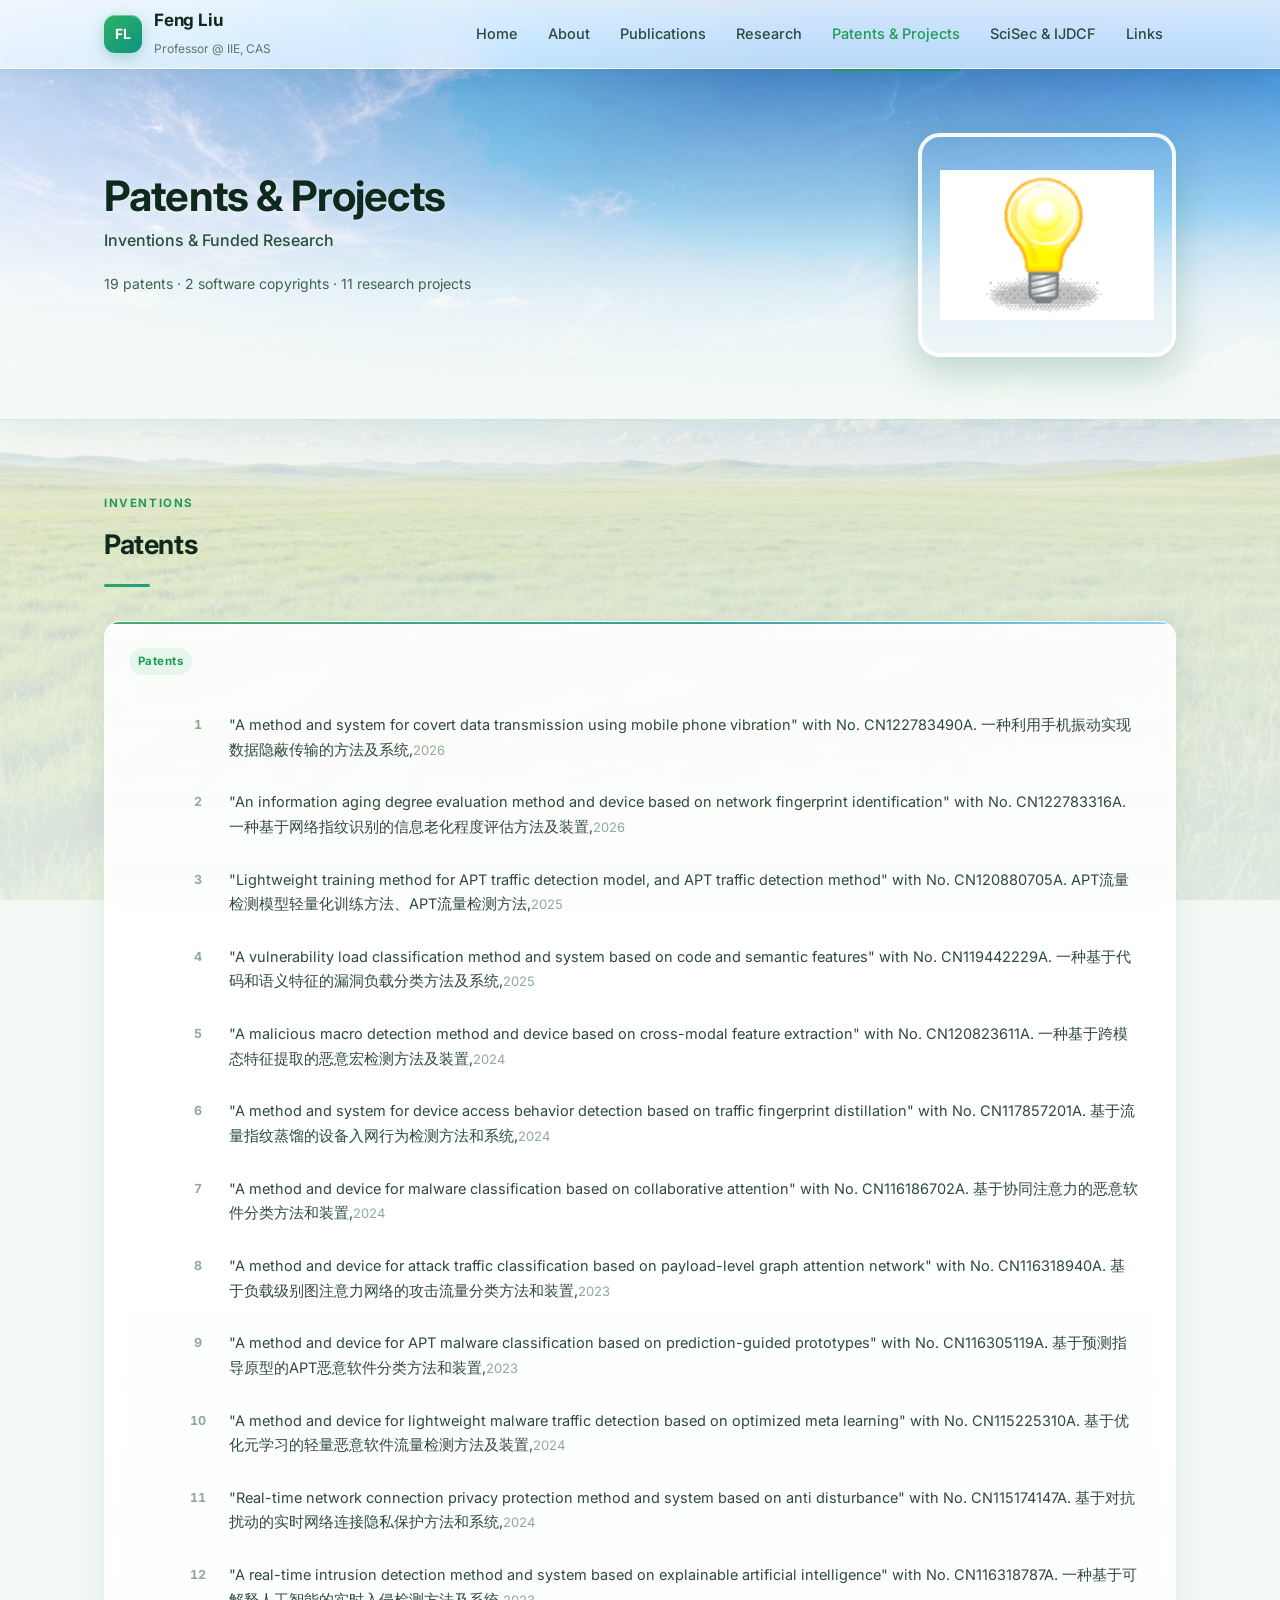
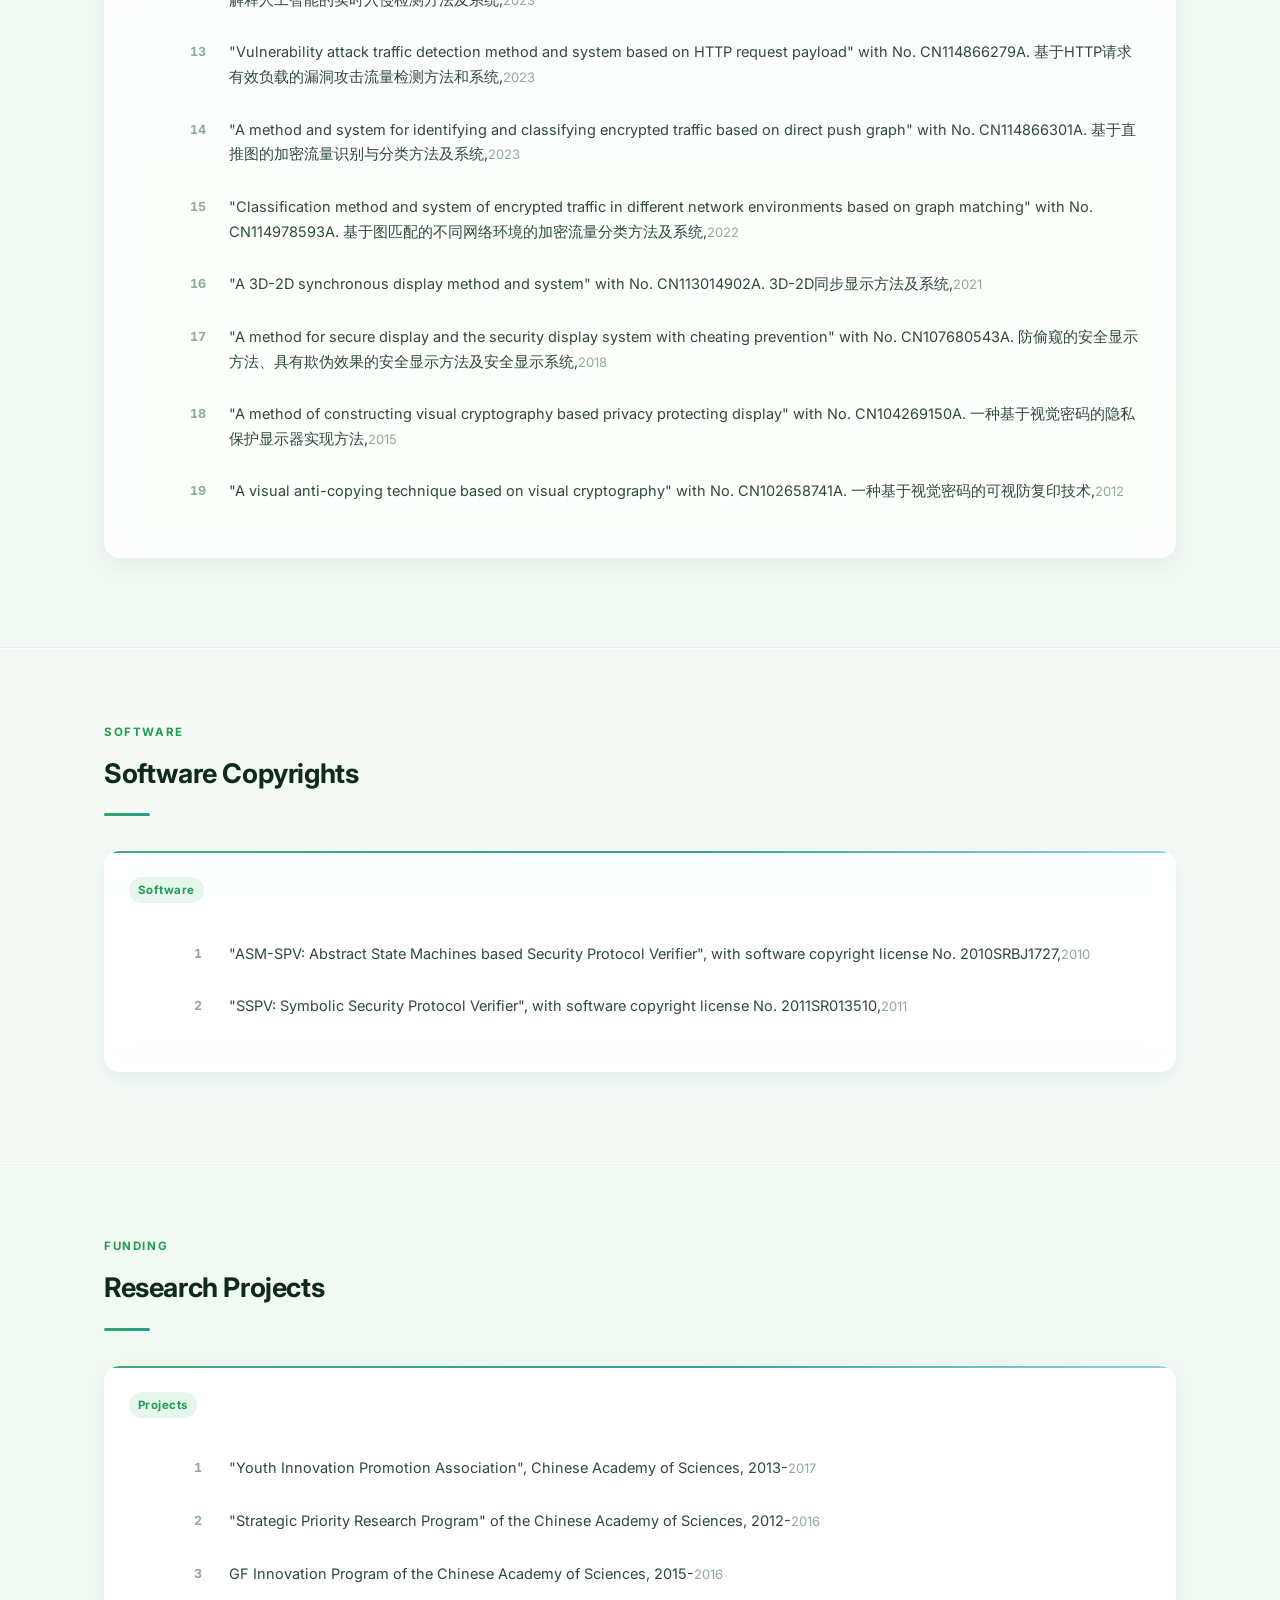
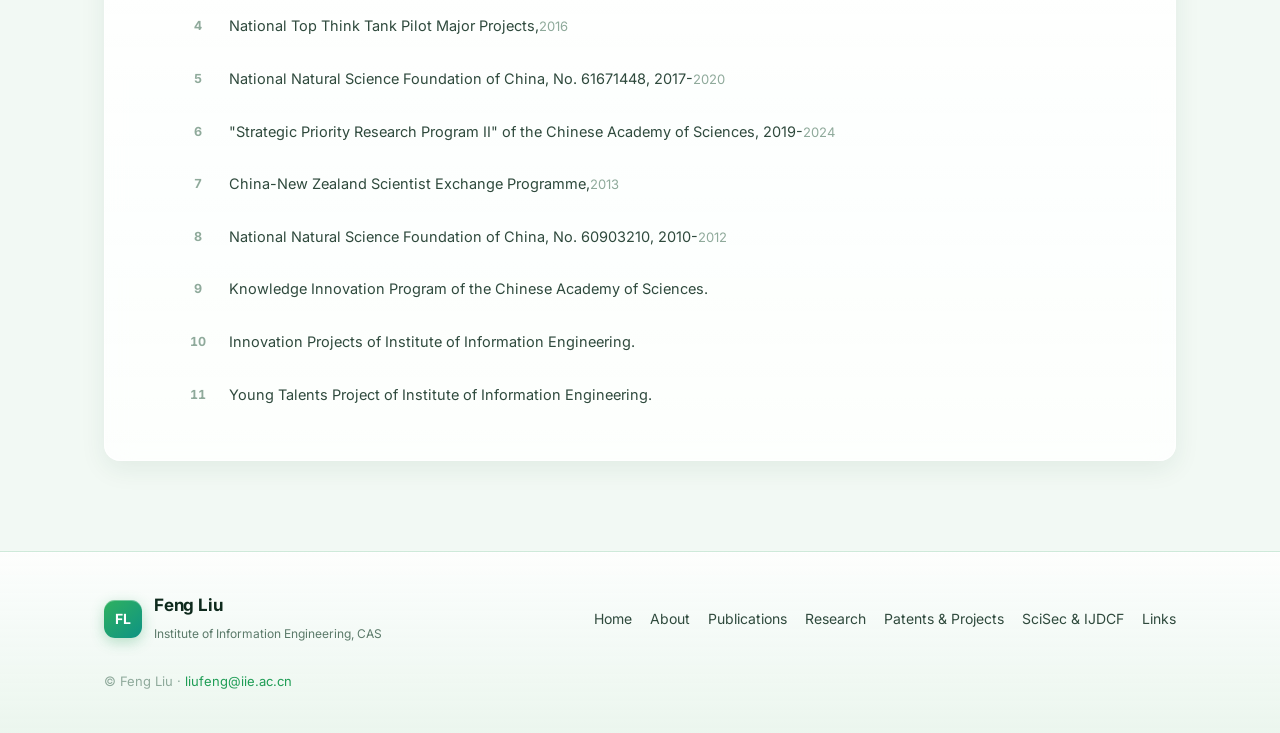
<file: projects.html>
<!DOCTYPE html>
<html lang="en">
<head>
<meta charset="utf-8">
<meta name="viewport" content="width=device-width, initial-scale=1">
<title>Patents &amp; Projects | Feng Liu</title>
<meta name="description" content="Feng Liu - Professor, Institute of Information Engineering, CAS. AI for cybersecurity, cryptography, cyber attack and defense.">
<link rel="icon" type="image/svg+xml" href="assets/img/favicon.svg">
<link rel="preconnect" href="https://fonts.googleapis.com">
<link rel="preconnect" href="https://fonts.gstatic.com" crossorigin>
<link rel="stylesheet" href="https://fonts.googleapis.com/css2?family=Inter:wght@400;500;600;700&display=swap">
<link rel="stylesheet" href="assets/css/style.css">
<!-- Baidu Tongji (site analytics) -->
<script>var _hmt=_hmt||[];(function(){var hm=document.createElement("script");hm.src="https://hm.baidu.com/hm.js?c3fae7278e5f3ea30f7f22bf7aca737b";var s=document.getElementsByTagName("script")[0];s.parentNode.insertBefore(hm,s)})();</script>
</head>
<body>
<header class="site-header"><div class="header-inner">
<a class="brand" href="index.html" style="text-decoration:none"><span class="brand-mark">FL</span><span><span class="brand-name">Feng Liu</span><br><span class="brand-sub">Professor @ IIE, CAS</span></span></a>
<button class="nav-toggle" aria-label="Menu" onclick="document.querySelector('.site-nav').classList.toggle('open')"><svg width="20" height="20" viewBox="0 0 24 24" fill="none" stroke="currentColor" stroke-width="2" stroke-linecap="round"><path d="M3 6h18M3 12h18M3 18h18"/></svg></button>
<nav class="site-nav"><a href="index.html" class="">Home</a><a href="about.html" class="">About</a><a href="publications.html" class="">Publications</a><a href="research.html" class="">Research</a><a href="projects.html" class="is-active">Patents &amp; Projects</a><a href="scisec.html" class="">SciSec &amp; IJDCF</a><a href="links.html" class="">Links</a></nav>
</div></header>
<section class="hero"><div class="hero-inner">
<div><h1>Patents &amp; Projects</h1><div class="role">Inventions &amp; Funded Research</div>
<div class="org">19 patents &middot; 2 software copyrights &middot; 11 research projects</div>
</div>
<div class="hero-photo" style="padding:18px"><img src="assets/img/patents.png" alt="Patents" loading="lazy" style="height:180px;object-fit:contain"></div>
</div></section>

<section class="section"><div class="wrap">
<div class="sec-head"><span class="kicker">Inventions</span><h2>Patents</h2></div><div class="card" style="margin-bottom:22px"><div class="tag">Patents</div><ol class="pubs"><li class="pub"><span class="n">1</span><span class="tx">"A method and system for covert data transmission using mobile phone vibration" with No. CN122783490A. 一种利用手机振动实现数据隐蔽传输的方法及系统,<span class="yr">2026</span></span></li><li class="pub"><span class="n">2</span><span class="tx">"An information aging degree evaluation method and device based on network fingerprint identification" with No. CN122783316A. 一种基于网络指纹识别的信息老化程度评估方法及装置,<span class="yr">2026</span></span></li><li class="pub"><span class="n">3</span><span class="tx">"Lightweight training method for APT traffic detection model, and APT traffic detection method" with No. CN120880705A. APT流量检测模型轻量化训练方法、APT流量检测方法,<span class="yr">2025</span></span></li><li class="pub"><span class="n">4</span><span class="tx">"A vulnerability load classification method and system based on code and semantic features" with No. CN119442229A. 一种基于代码和语义特征的漏洞负载分类方法及系统,<span class="yr">2025</span></span></li><li class="pub"><span class="n">5</span><span class="tx">"A malicious macro detection method and device based on cross-modal feature extraction" with No. CN120823611A. 一种基于跨模态特征提取的恶意宏检测方法及装置,<span class="yr">2024</span></span></li><li class="pub"><span class="n">6</span><span class="tx">"A method and system for device access behavior detection based on traffic fingerprint distillation" with No. CN117857201A. 基于流量指纹蒸馏的设备入网行为检测方法和系统,<span class="yr">2024</span></span></li><li class="pub"><span class="n">7</span><span class="tx">"A method and device for malware classification based on collaborative attention" with No. CN116186702A. 基于协同注意力的恶意软件分类方法和装置,<span class="yr">2024</span></span></li><li class="pub"><span class="n">8</span><span class="tx">"A method and device for attack traffic classification based on payload-level graph attention network" with No. CN116318940A. 基于负载级别图注意力网络的攻击流量分类方法和装置,<span class="yr">2023</span></span></li><li class="pub"><span class="n">9</span><span class="tx">"A method and device for APT malware classification based on prediction-guided prototypes" with No. CN116305119A. 基于预测指导原型的APT恶意软件分类方法和装置,<span class="yr">2023</span></span></li><li class="pub"><span class="n">10</span><span class="tx">"A method and device for lightweight malware traffic detection based on optimized meta learning" with No. CN115225310A. 基于优化元学习的轻量恶意软件流量检测方法及装置,<span class="yr">2024</span></span></li><li class="pub"><span class="n">11</span><span class="tx">"Real-time network connection privacy protection method and system based on anti disturbance" with No. CN115174147A. 基于对抗扰动的实时网络连接隐私保护方法和系统,<span class="yr">2024</span></span></li><li class="pub"><span class="n">12</span><span class="tx">"A real-time intrusion detection method and system based on explainable artificial intelligence" with No. CN116318787A. 一种基于可解释人工智能的实时入侵检测方法及系统,<span class="yr">2023</span></span></li><li class="pub"><span class="n">13</span><span class="tx">"Vulnerability attack traffic detection method and system based on HTTP request payload" with No. CN114866279A. 基于HTTP请求有效负载的漏洞攻击流量检测方法和系统,<span class="yr">2023</span></span></li><li class="pub"><span class="n">14</span><span class="tx">"A method and system for identifying and classifying encrypted traffic based on direct push graph" with No. CN114866301A. 基于直推图的加密流量识别与分类方法及系统,<span class="yr">2023</span></span></li><li class="pub"><span class="n">15</span><span class="tx">"Classification method and system of encrypted traffic in different network environments based on graph matching" with No. CN114978593A. 基于图匹配的不同网络环境的加密流量分类方法及系统,<span class="yr">2022</span></span></li><li class="pub"><span class="n">16</span><span class="tx">"A 3D-2D synchronous display method and system" with No. CN113014902A. 3D-2D同步显示方法及系统,<span class="yr">2021</span></span></li><li class="pub"><span class="n">17</span><span class="tx">"A method for secure display and the security display system with cheating prevention" with No. CN107680543A. 防偷窥的安全显示方法、具有欺伪效果的安全显示方法及安全显示系统,<span class="yr">2018</span></span></li><li class="pub"><span class="n">18</span><span class="tx">"A method of constructing visual cryptography based privacy protecting display" with No. CN104269150A. 一种基于视觉密码的隐私保护显示器实现方法,<span class="yr">2015</span></span></li><li class="pub"><span class="n">19</span><span class="tx">"A visual anti-copying technique based on visual cryptography" with No. CN102658741A. 一种基于视觉密码的可视防复印技术,<span class="yr">2012</span></span></li></ol></div>
</div></section>

<section class="section section-alt"><div class="wrap">
<div class="sec-head"><span class="kicker">Software</span><h2>Software Copyrights</h2></div><div class="card" style="margin-bottom:22px"><div class="tag">Software</div><ol class="pubs"><li class="pub"><span class="n">1</span><span class="tx">"ASM-SPV: Abstract State Machines based Security Protocol Verifier", with software copyright license No. 2010SRBJ1727,<span class="yr">2010</span></span></li><li class="pub"><span class="n">2</span><span class="tx">"SSPV: Symbolic Security Protocol Verifier", with software copyright license No. 2011SR013510,<span class="yr">2011</span></span></li></ol></div>
</div></section>

<section class="section"><div class="wrap">
<div class="sec-head"><span class="kicker">Funding</span><h2>Research Projects</h2></div><div class="card" style="margin-bottom:22px"><div class="tag">Projects</div><ol class="pubs"><li class="pub"><span class="n">1</span><span class="tx">"Youth Innovation Promotion Association", Chinese Academy of Sciences, 2013-<span class="yr">2017</span></span></li><li class="pub"><span class="n">2</span><span class="tx">"Strategic Priority Research Program" of the Chinese Academy of Sciences, 2012-<span class="yr">2016</span></span></li><li class="pub"><span class="n">3</span><span class="tx">GF Innovation Program of the Chinese Academy of Sciences, 2015-<span class="yr">2016</span></span></li><li class="pub"><span class="n">4</span><span class="tx">National Top Think Tank Pilot Major Projects,<span class="yr">2016</span></span></li><li class="pub"><span class="n">5</span><span class="tx">National Natural Science Foundation of China, No. 61671448, 2017-<span class="yr">2020</span></span></li><li class="pub"><span class="n">6</span><span class="tx">"Strategic Priority Research Program II" of the Chinese Academy of Sciences, 2019-<span class="yr">2024</span></span></li><li class="pub"><span class="n">7</span><span class="tx">China-New Zealand Scientist Exchange Programme,<span class="yr">2013</span></span></li><li class="pub"><span class="n">8</span><span class="tx">National Natural Science Foundation of China, No. 60903210, 2010-<span class="yr">2012</span></span></li><li class="pub"><span class="n">9</span><span class="tx">Knowledge Innovation Program of the Chinese Academy of Sciences.</span></li><li class="pub"><span class="n">10</span><span class="tx">Innovation Projects of Institute of Information Engineering.</span></li><li class="pub"><span class="n">11</span><span class="tx">Young Talents Project of Institute of Information Engineering.</span></li></ol></div>
</div></section><footer class="site-footer"><div class="footer-inner">
<div><a class="brand" href="index.html" style="text-decoration:none"><span class="brand-mark">FL</span><span><span class="brand-name">Feng Liu</span><br><span class="brand-sub">Institute of Information Engineering, CAS</span></span></a></div>
<nav class="f-nav"><a href="index.html">Home</a><a href="about.html">About</a><a href="publications.html">Publications</a><a href="research.html">Research</a><a href="projects.html">Patents & Projects</a><a href="scisec.html">SciSec & IJDCF</a><a href="links.html">Links</a></nav>
<div class="footer-copy">&copy; Feng Liu &middot; <a href="mailto:liufeng@iie.ac.cn">liufeng@iie.ac.cn</a></div>
</div></footer>
<script>document.querySelectorAll('.site-nav a').forEach(function(a){a.addEventListener('click',function(){document.querySelector('.site-nav').classList.remove('open');});});document.querySelectorAll('img.hp-rand').forEach(function(img){var ids=(img.getAttribute('data-srcs')||'').split(',');if(ids.length>1){img.setAttribute('src','assets/img/myPhoto/'+ids[Math.floor(Math.random()*ids.length)]+'.jpg');}});</script>
</body></html>
</file>
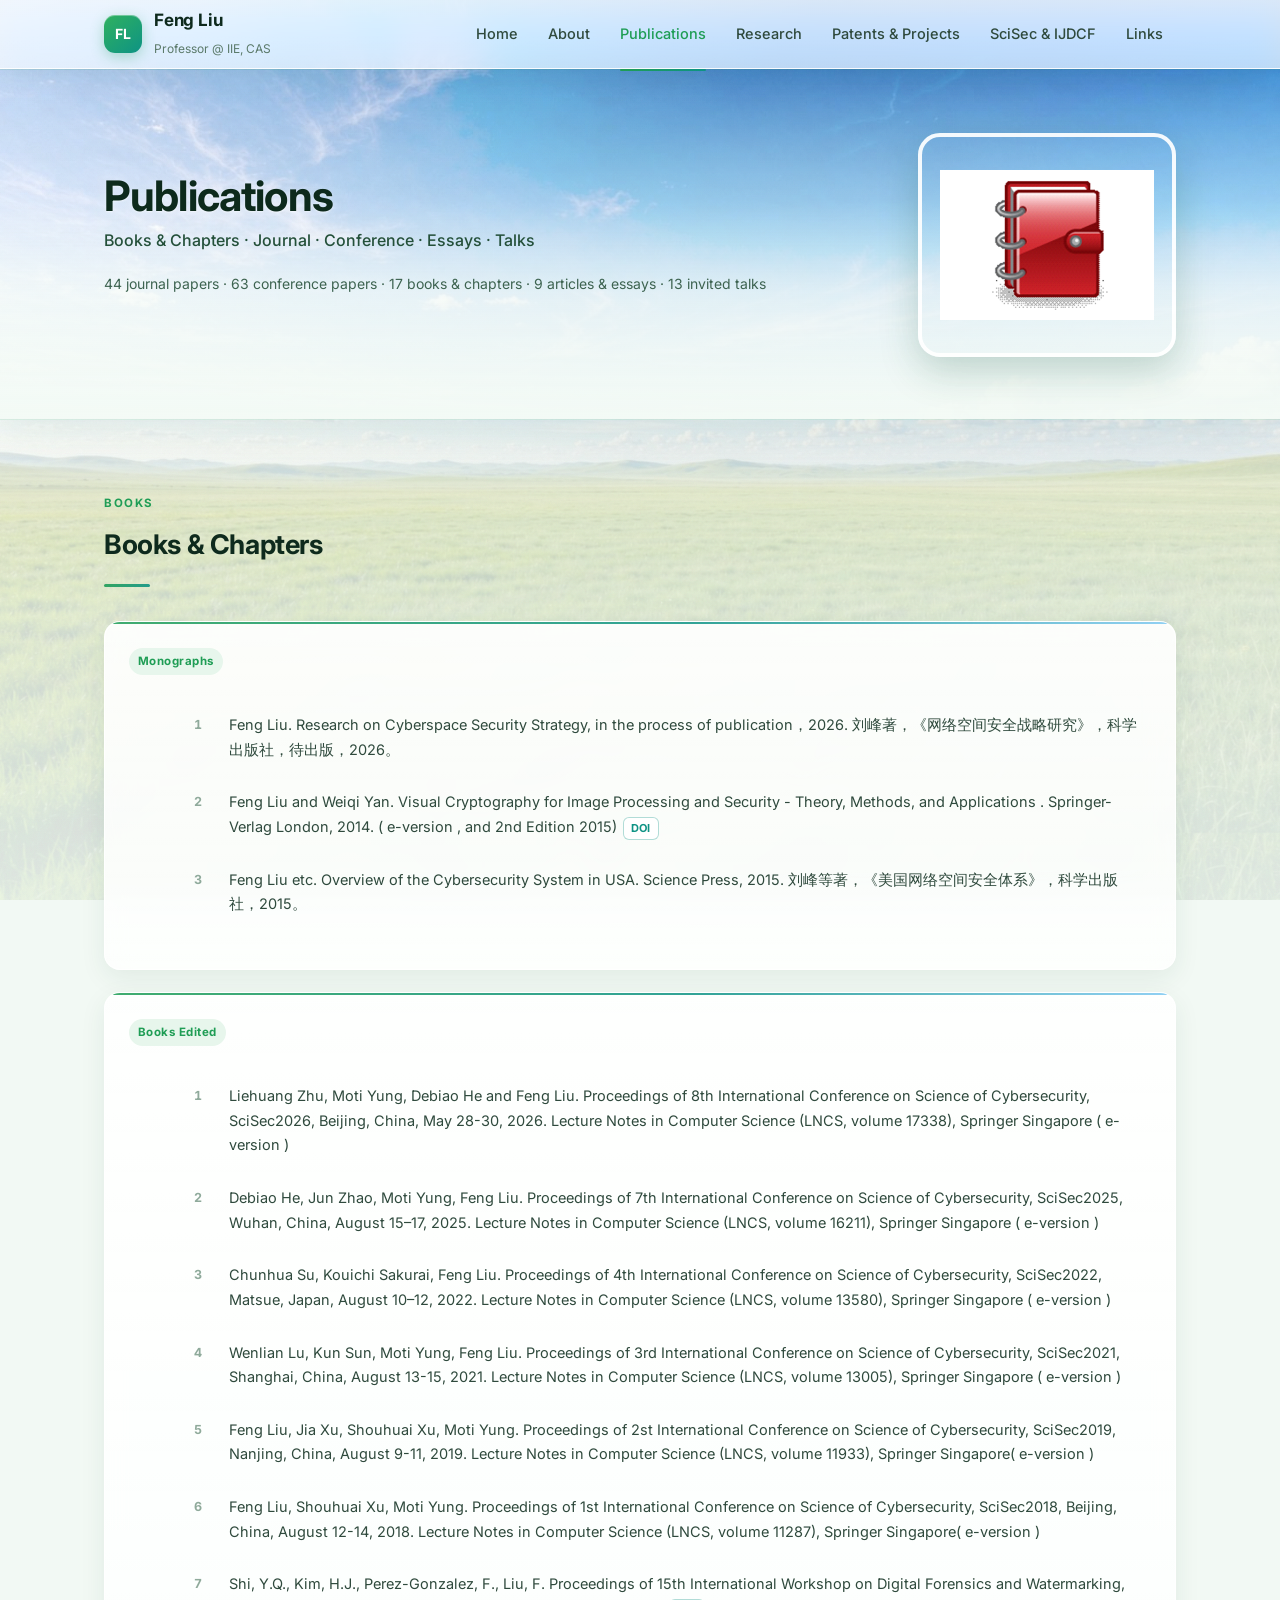
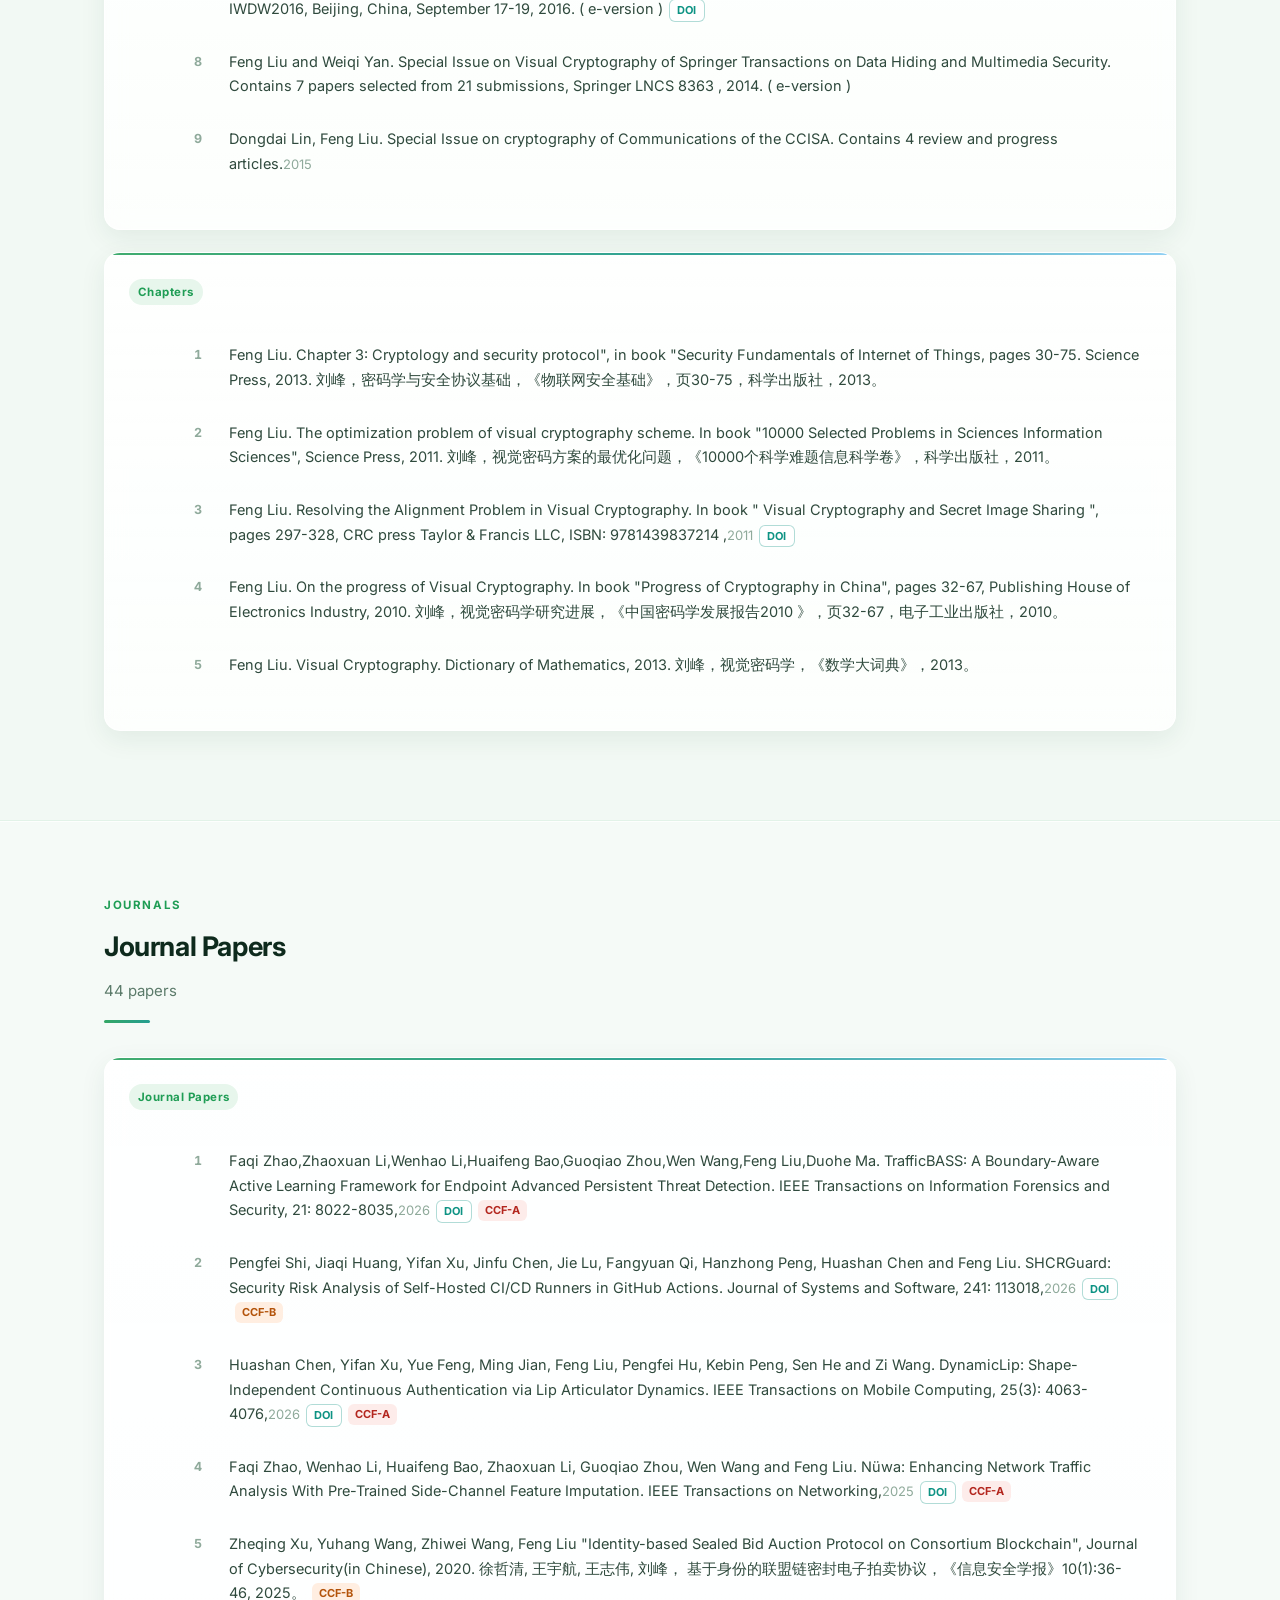
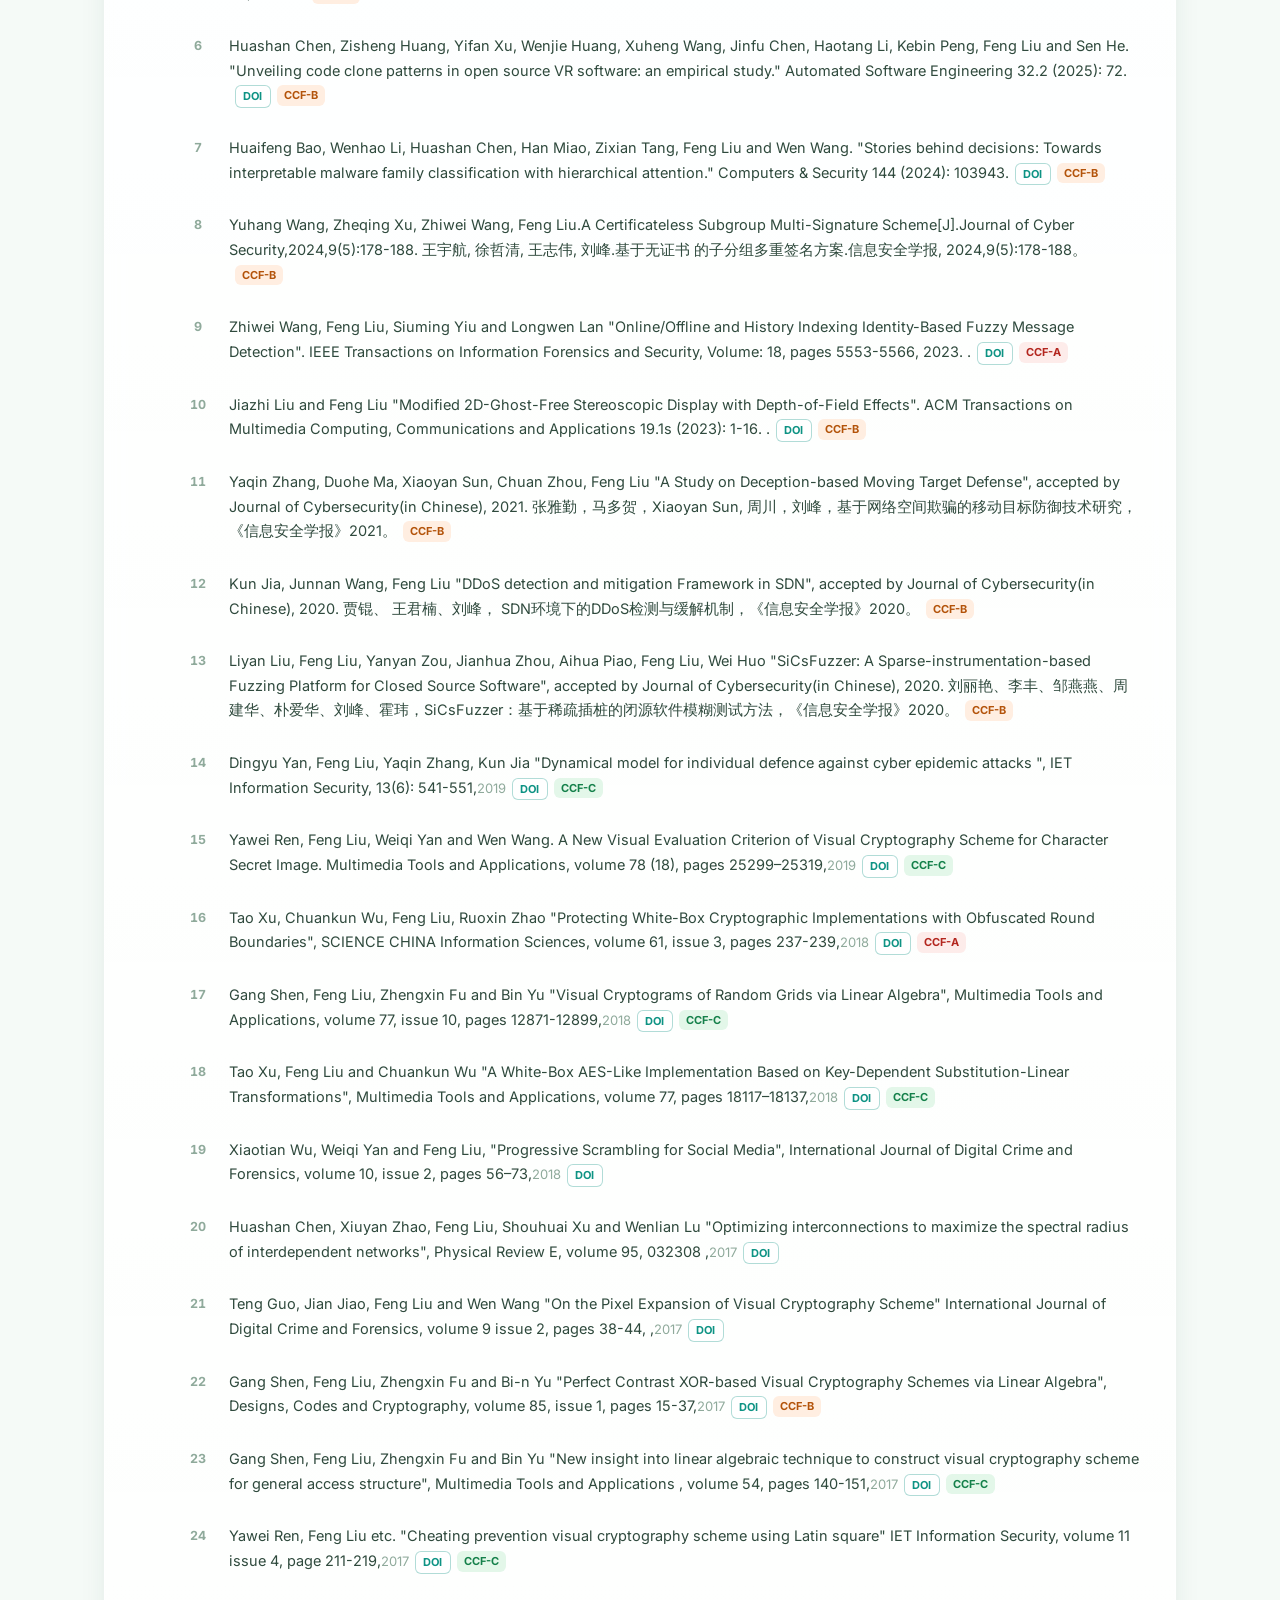
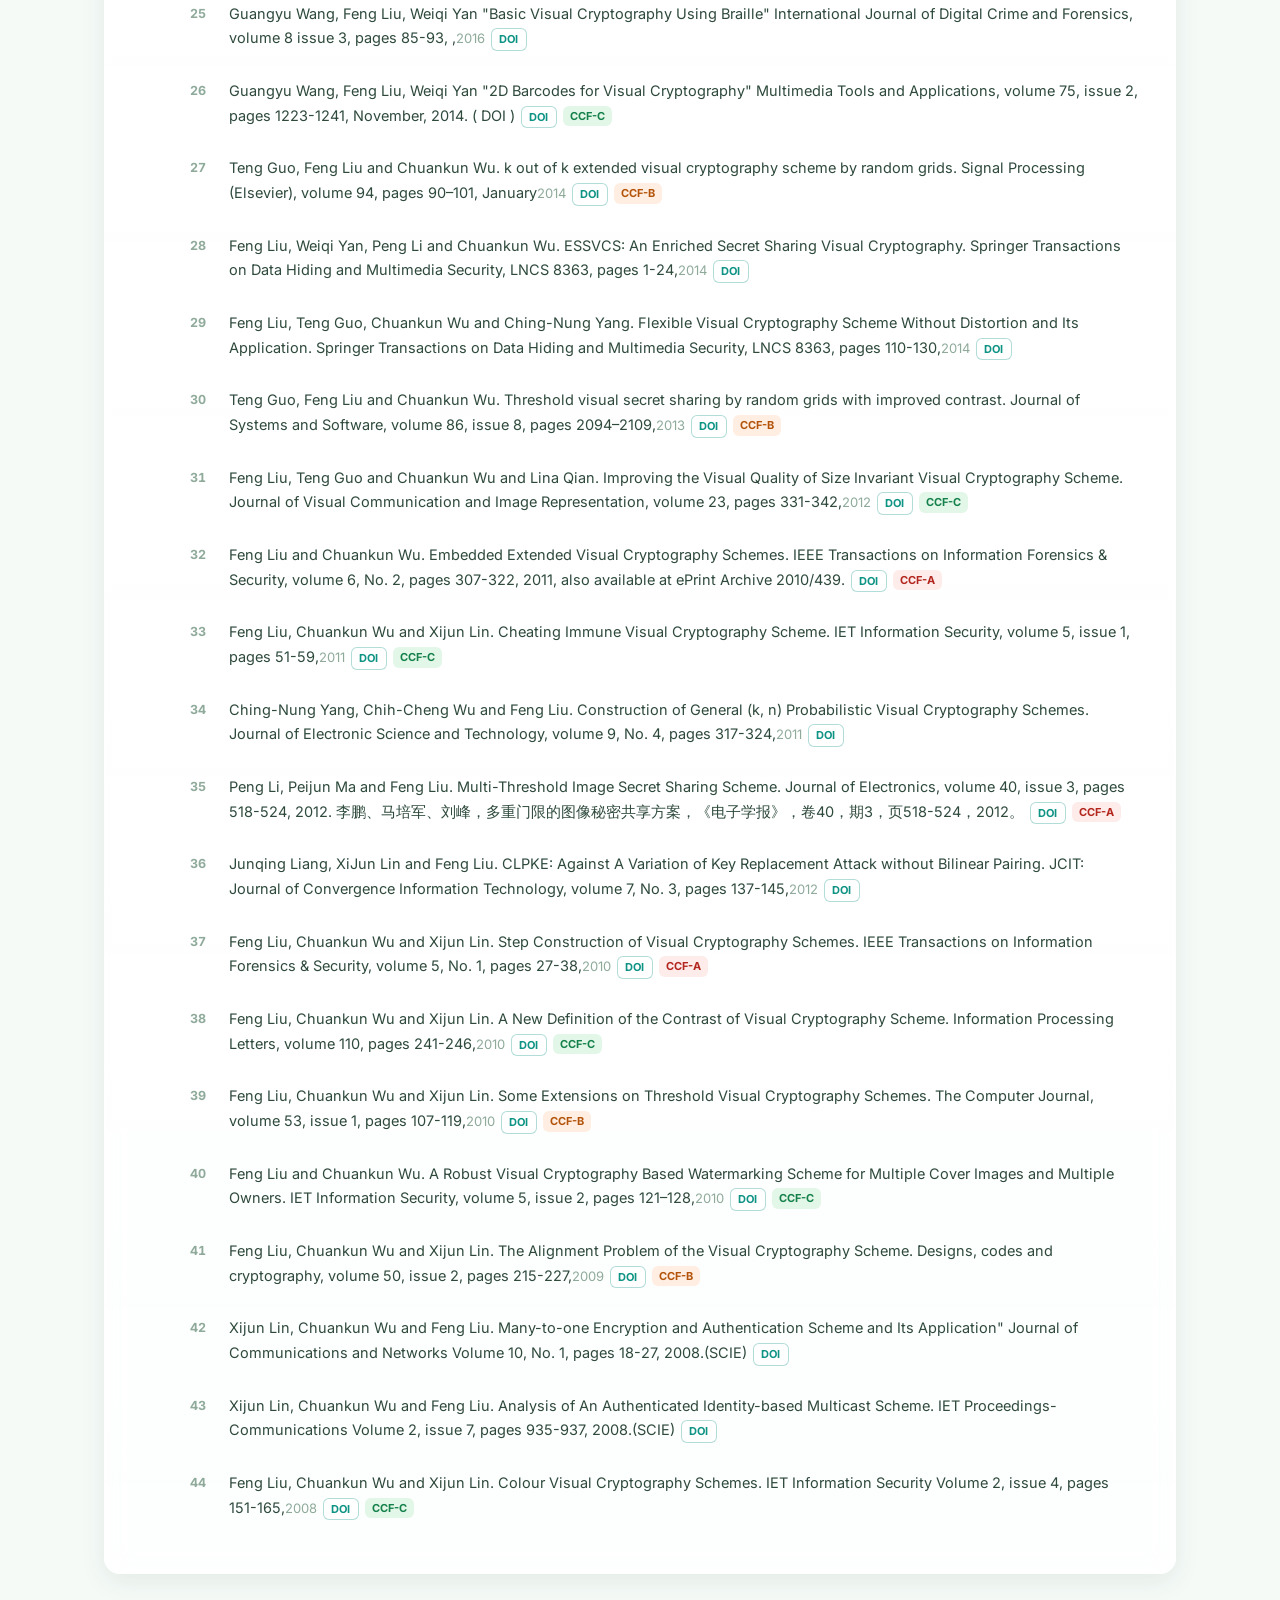
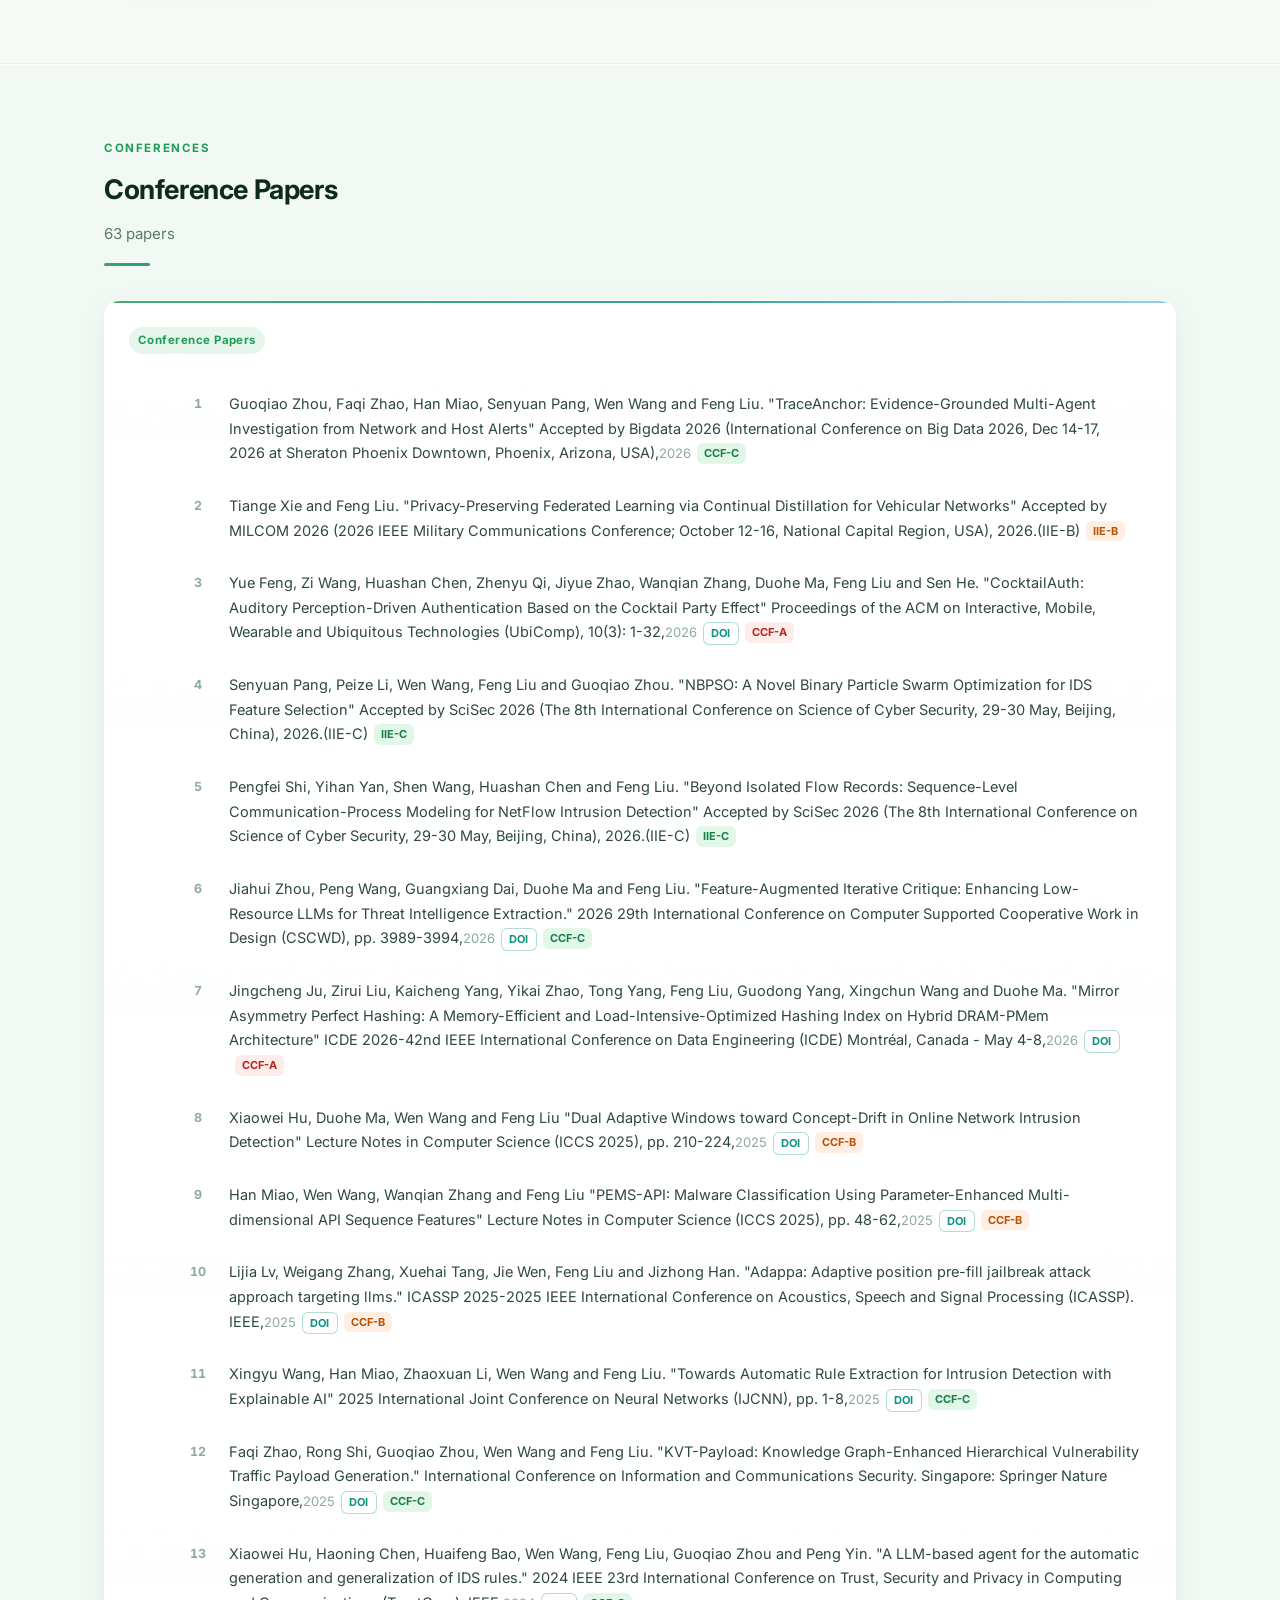
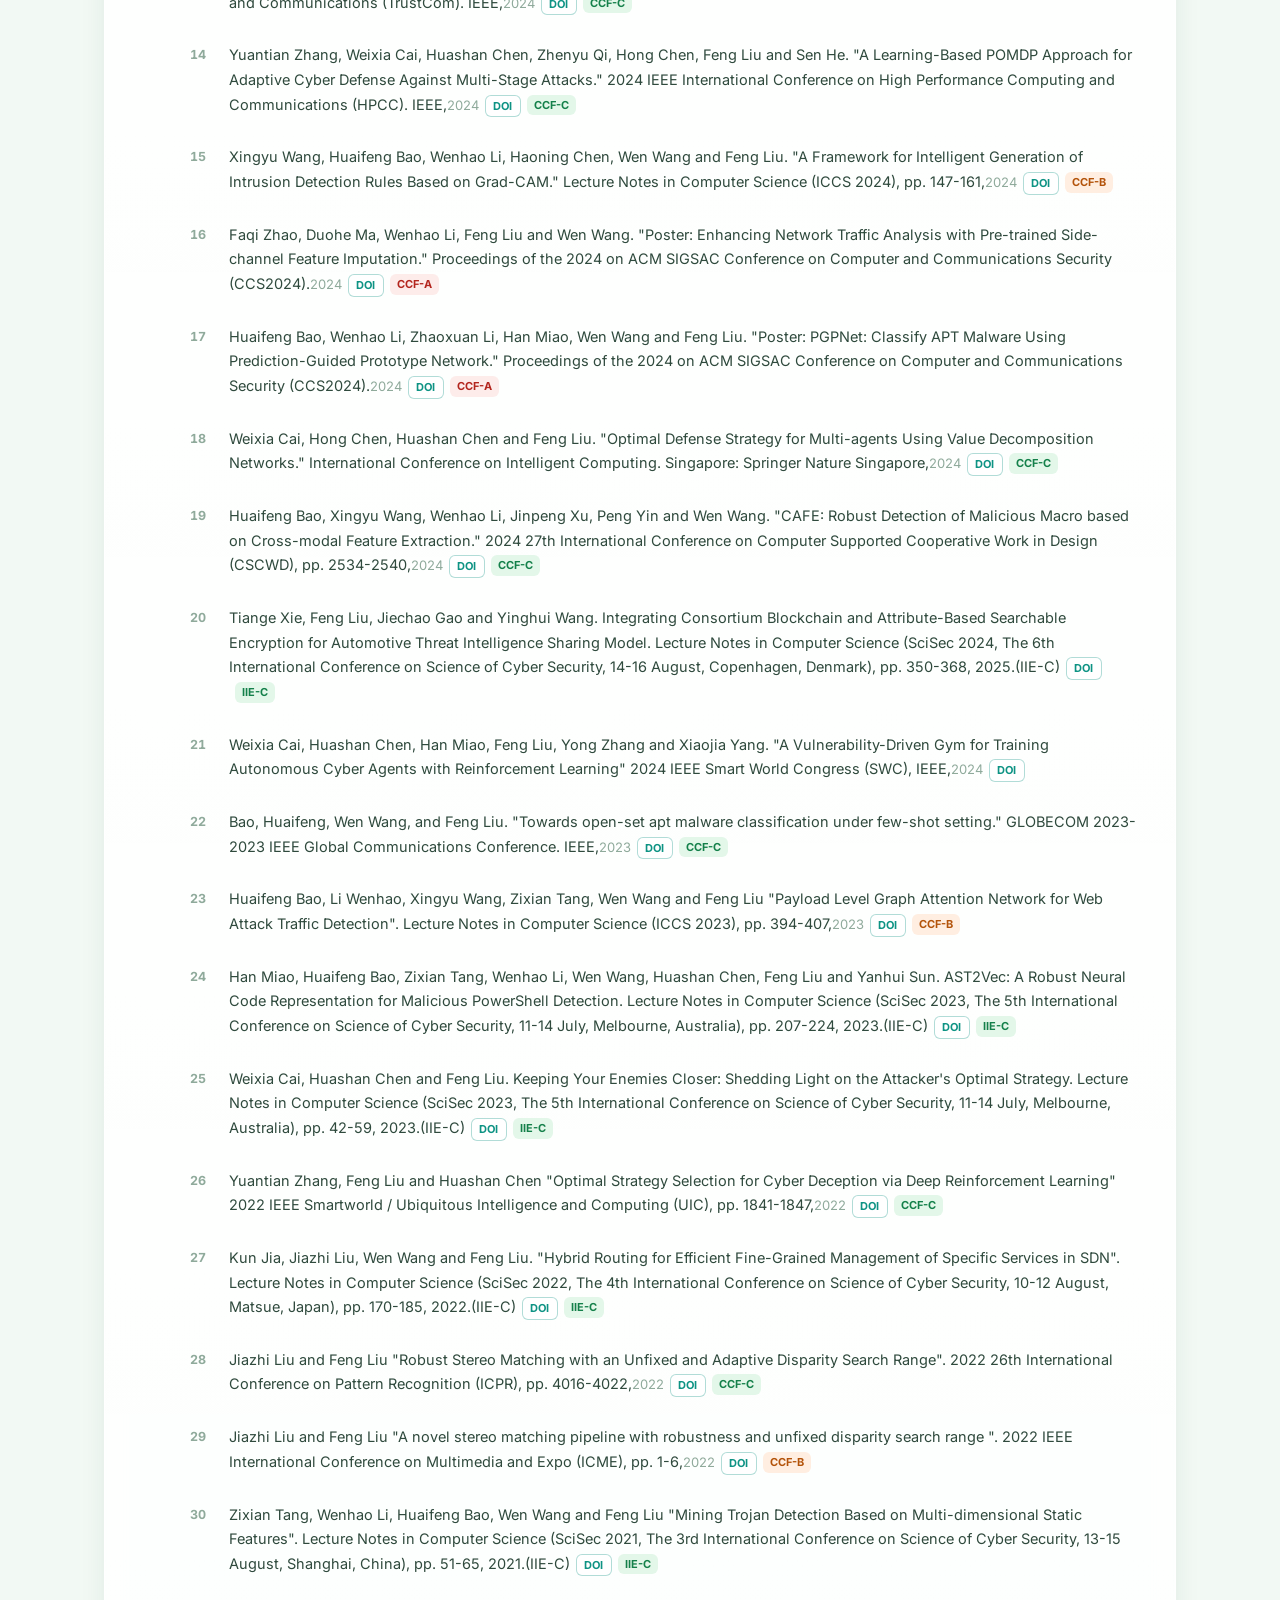
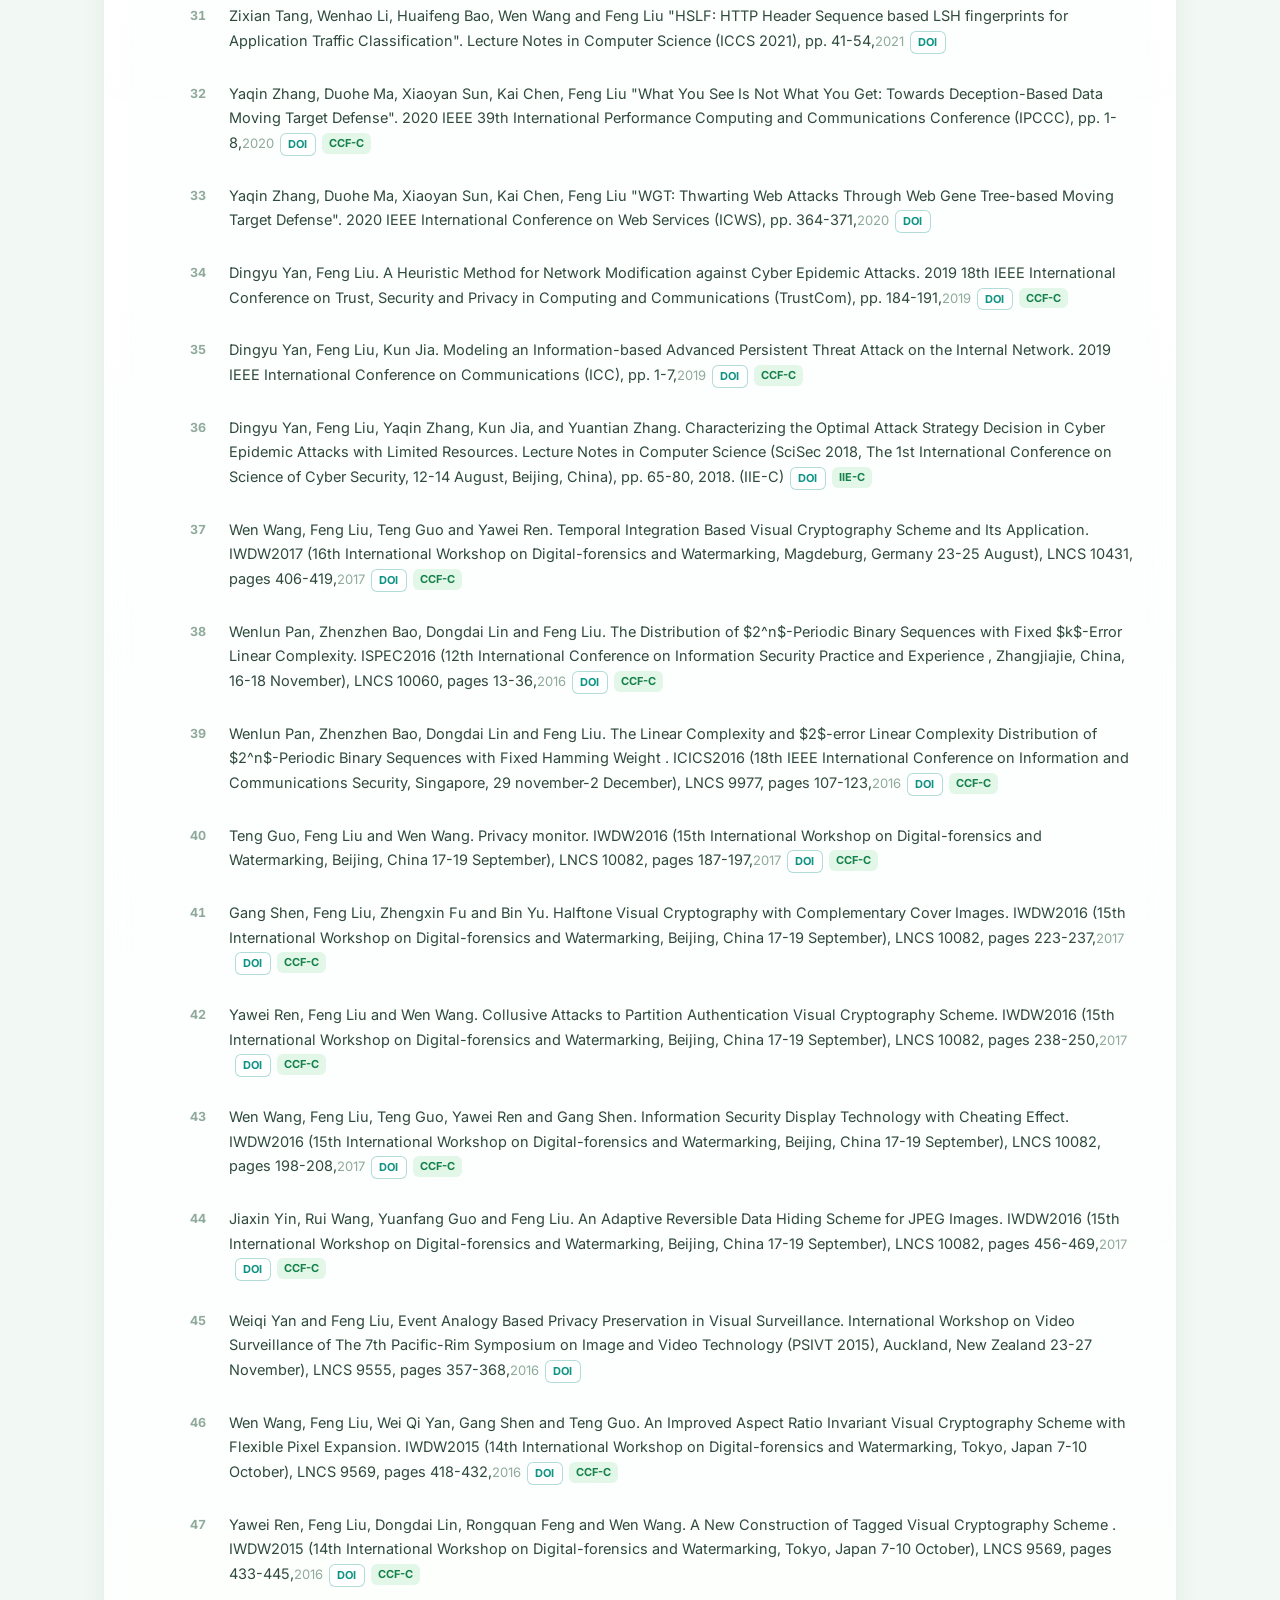
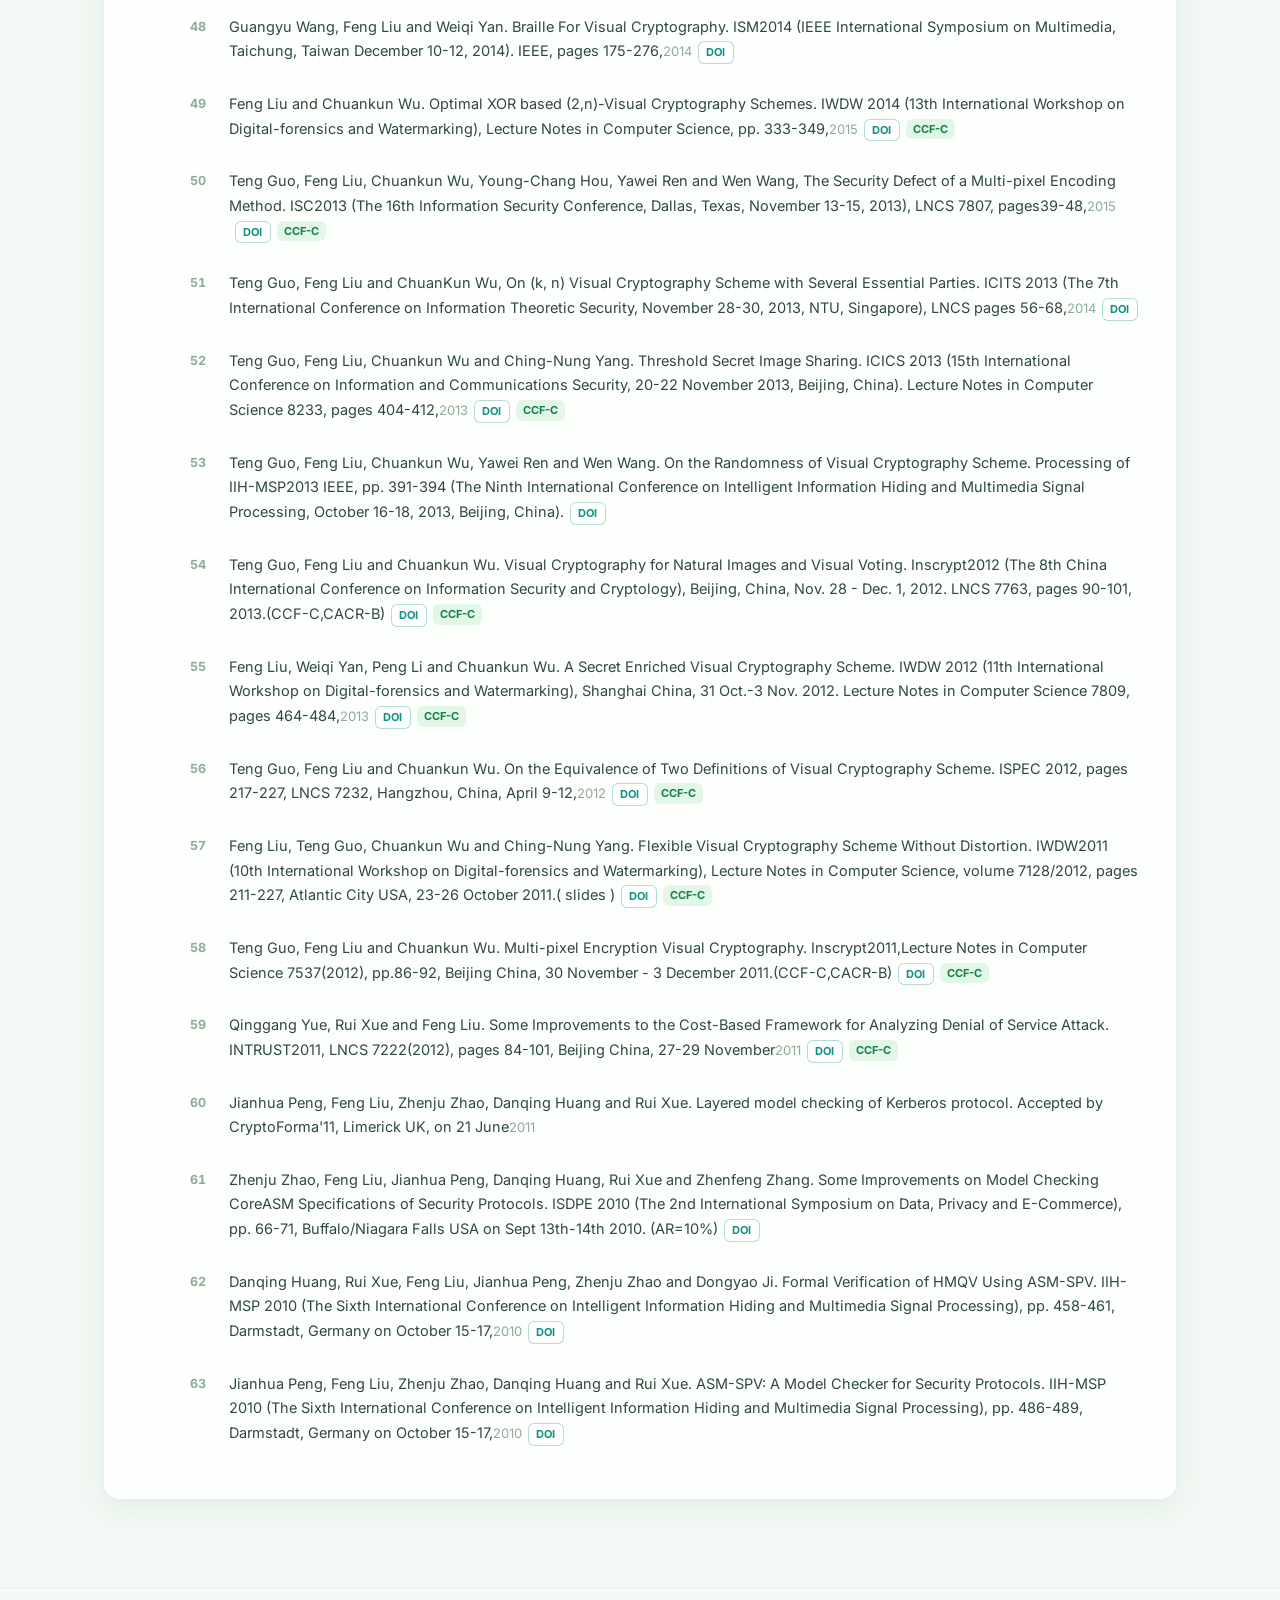
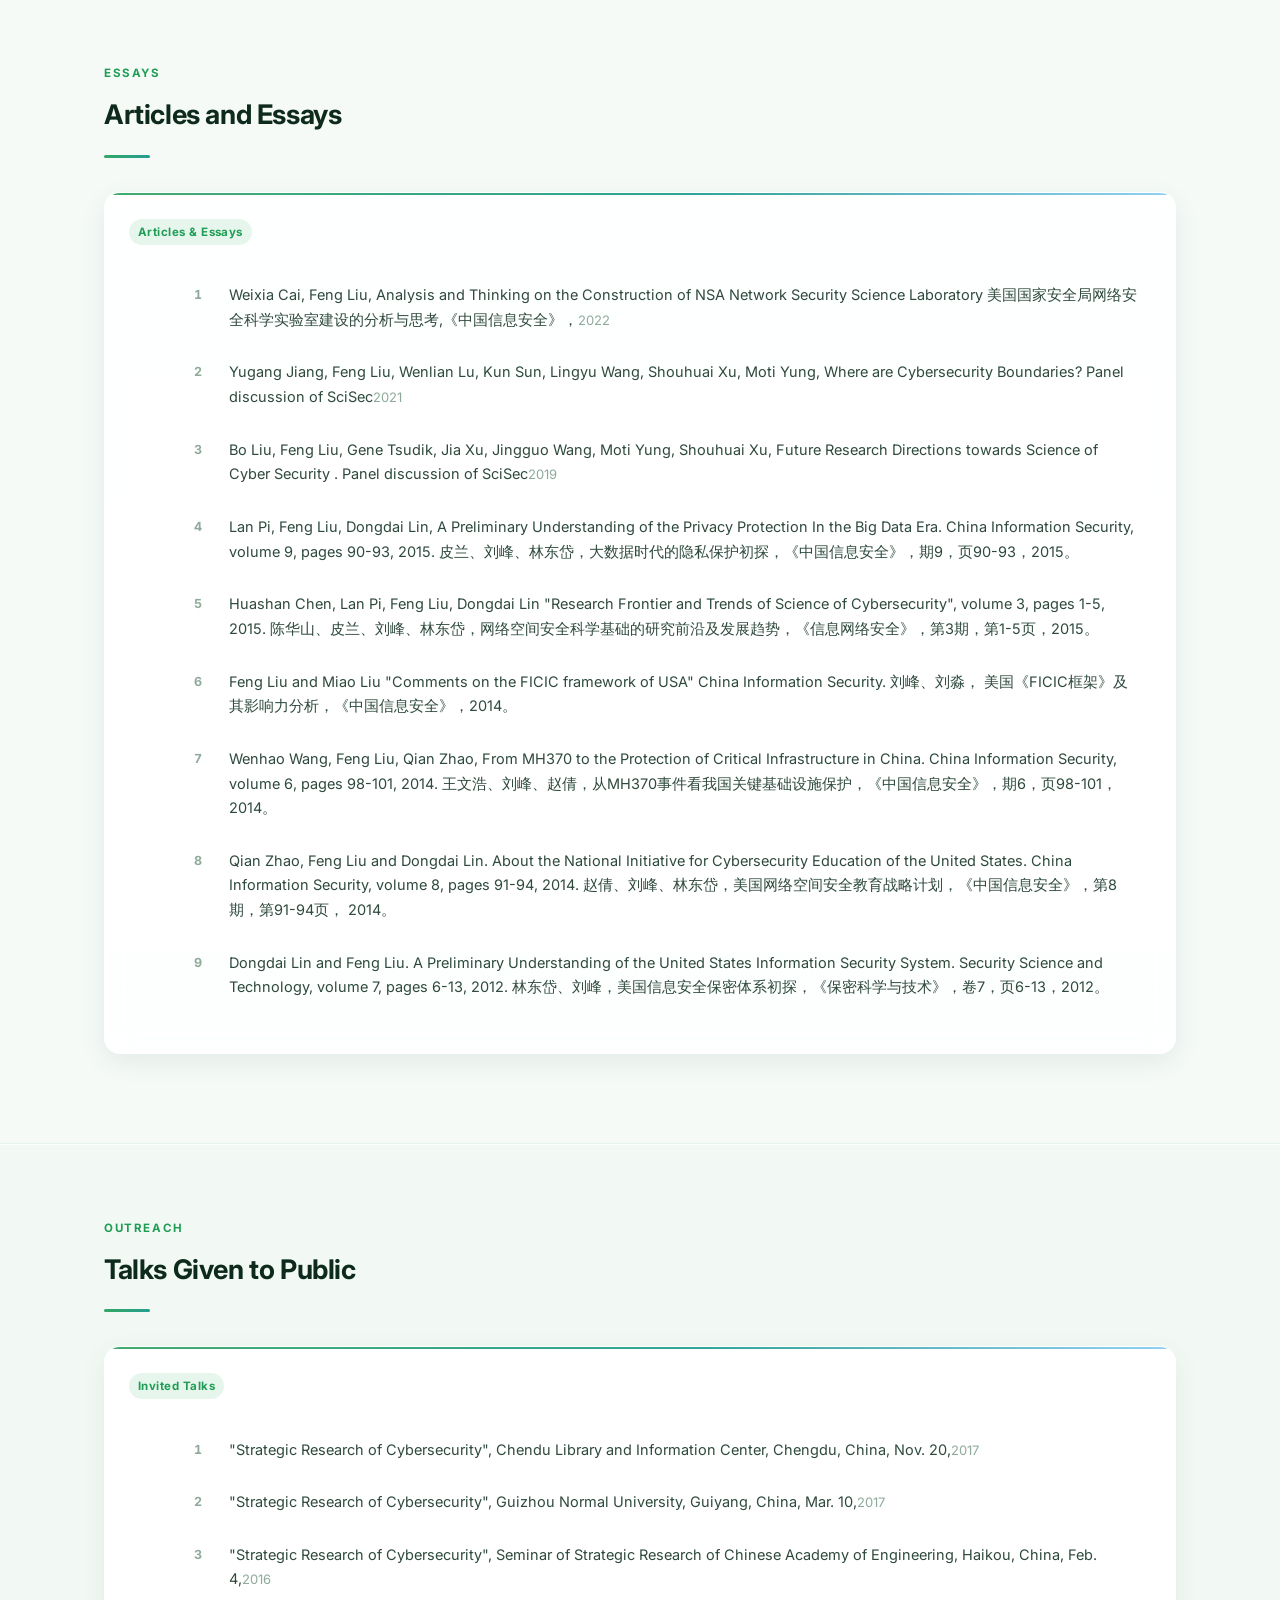
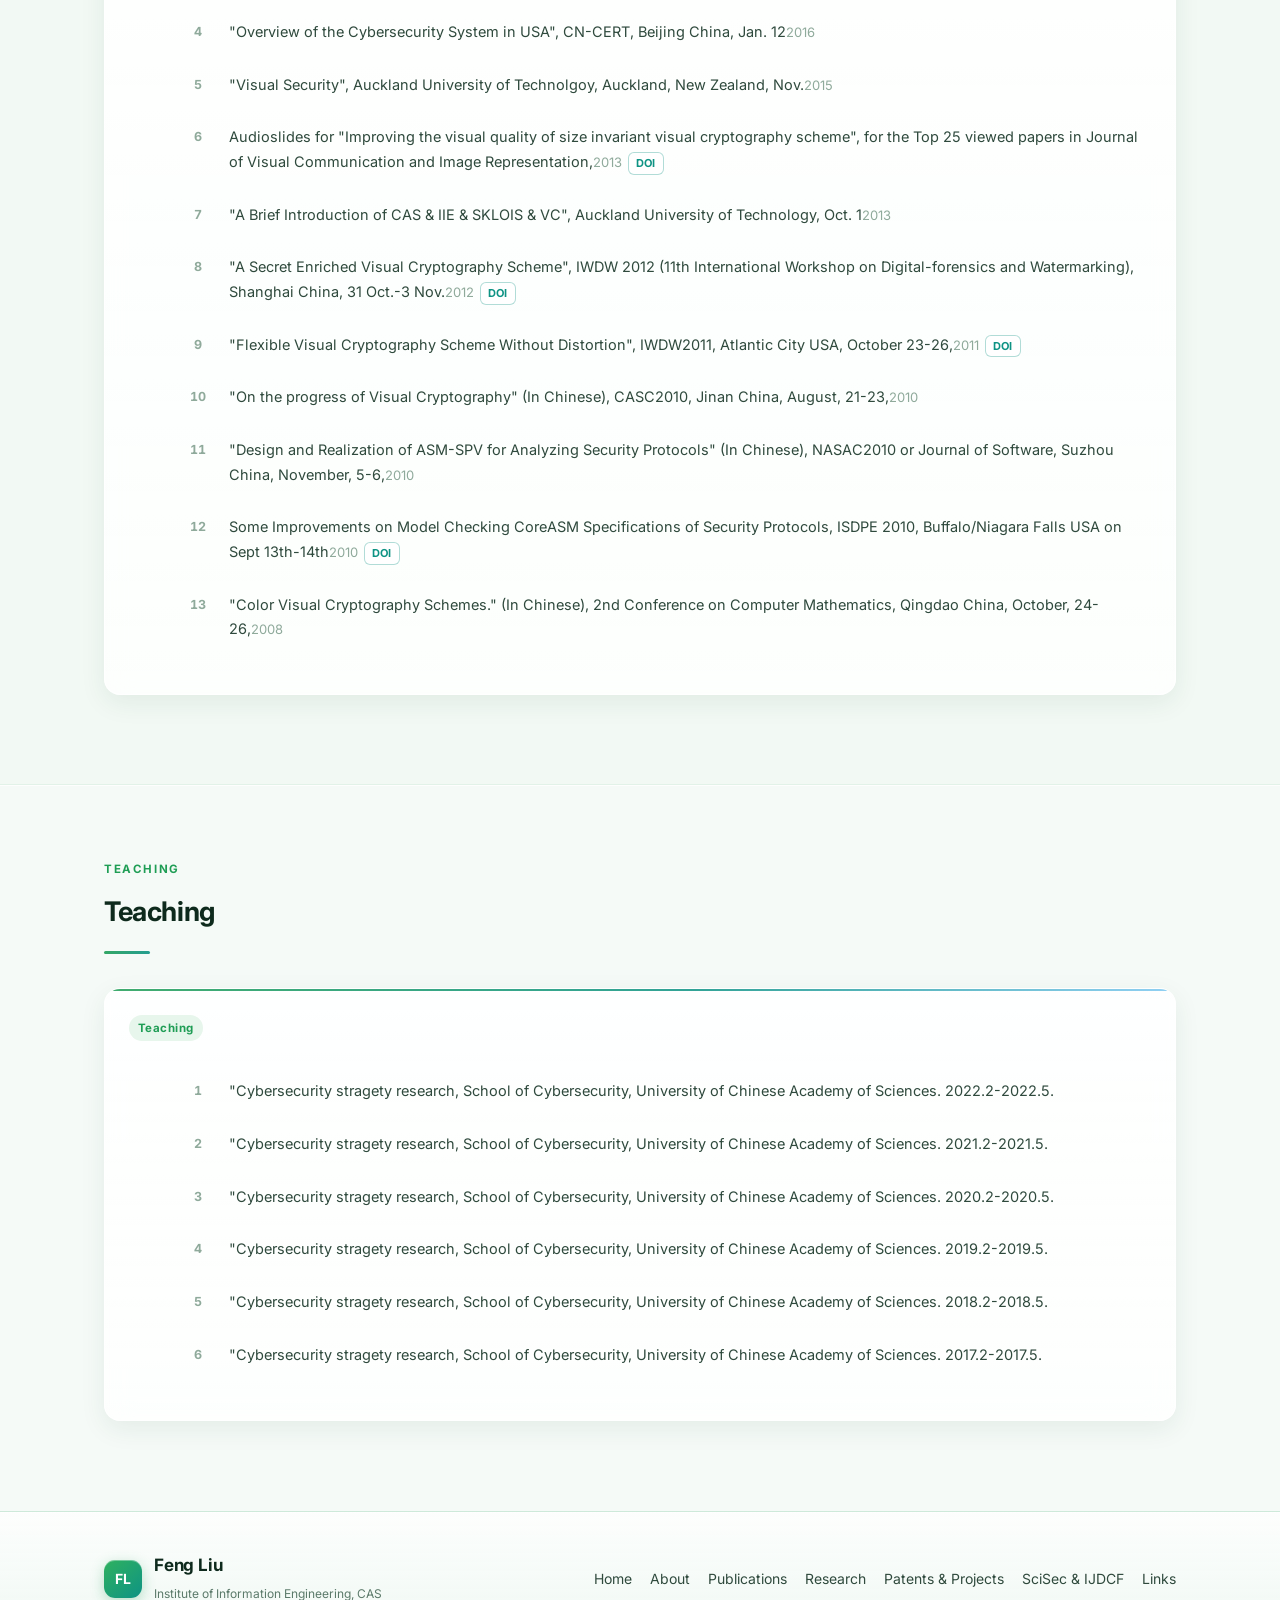
<file: publications.html>
<!DOCTYPE html>
<html lang="en">
<head>
<meta charset="utf-8">
<meta name="viewport" content="width=device-width, initial-scale=1">
<title>Publications | Feng Liu</title>
<meta name="description" content="Feng Liu - Professor, Institute of Information Engineering, CAS. AI for cybersecurity, cryptography, cyber attack and defense.">
<link rel="icon" type="image/svg+xml" href="assets/img/favicon.svg">
<link rel="preconnect" href="https://fonts.googleapis.com">
<link rel="preconnect" href="https://fonts.gstatic.com" crossorigin>
<link rel="stylesheet" href="https://fonts.googleapis.com/css2?family=Inter:wght@400;500;600;700&display=swap">
<link rel="stylesheet" href="assets/css/style.css">
<!-- Baidu Tongji (site analytics) -->
<script>var _hmt=_hmt||[];(function(){var hm=document.createElement("script");hm.src="https://hm.baidu.com/hm.js?c3fae7278e5f3ea30f7f22bf7aca737b";var s=document.getElementsByTagName("script")[0];s.parentNode.insertBefore(hm,s)})();</script>
</head>
<body>
<header class="site-header"><div class="header-inner">
<a class="brand" href="index.html" style="text-decoration:none"><span class="brand-mark">FL</span><span><span class="brand-name">Feng Liu</span><br><span class="brand-sub">Professor @ IIE, CAS</span></span></a>
<button class="nav-toggle" aria-label="Menu" onclick="document.querySelector('.site-nav').classList.toggle('open')"><svg width="20" height="20" viewBox="0 0 24 24" fill="none" stroke="currentColor" stroke-width="2" stroke-linecap="round"><path d="M3 6h18M3 12h18M3 18h18"/></svg></button>
<nav class="site-nav"><a href="index.html" class="">Home</a><a href="about.html" class="">About</a><a href="publications.html" class="is-active">Publications</a><a href="research.html" class="">Research</a><a href="projects.html" class="">Patents &amp; Projects</a><a href="scisec.html" class="">SciSec &amp; IJDCF</a><a href="links.html" class="">Links</a></nav>
</div></header>
<section class="hero"><div class="hero-inner">
<div><h1>Publications</h1><div class="role">Books &amp; Chapters &middot; Journal &middot; Conference &middot; Essays &middot; Talks</div>
<div class="org">44 journal papers &middot; 63 conference papers &middot; 17 books &amp; chapters &middot; 9 articles &amp; essays &middot; 13 invited talks</div>
</div>
<div class="hero-photo" style="padding:18px"><img src="assets/img/books.png" alt="Books" loading="lazy" style="height:180px;object-fit:contain"></div>
</div></section>

<section class="section"><div class="wrap">
<div class="sec-head"><span class="kicker">Books</span><h2>Books &amp; Chapters</h2></div><div class="card" style="margin-bottom:22px"><div class="tag">Monographs</div><ol class="pubs"><li class="pub"><span class="n">1</span><span class="tx">Feng Liu. Research on Cyberspace Security Strategy, in the process of publication，2026. 刘峰著，《网络空间安全战略研究》，科学出版社，待出版，2026。</span></li><li class="pub"><span class="n">2</span><span class="tx">Feng Liu and Weiqi Yan. Visual Cryptography for Image Processing and Security - Theory, Methods, and Applications . Springer-Verlag London, 2014. ( e-version , and 2nd Edition 2015)<a class="doi" href="https://doi.org/10.1007/978-3-319-09644-5" target="_blank" rel="noopener" title="Published: doi:10.1007/978-3-319-09644-5">DOI</a></span></li><li class="pub"><span class="n">3</span><span class="tx">Feng Liu etc. Overview of the Cybersecurity System in USA. Science Press, 2015. 刘峰等著，《美国网络空间安全体系》，科学出版社，2015。</span></li></ol></div><div class="card" style="margin-bottom:22px"><div class="tag">Books Edited</div><ol class="pubs"><li class="pub"><span class="n">1</span><span class="tx">Liehuang Zhu, Moti Yung, Debiao He and Feng Liu. Proceedings of 8th International Conference on Science of Cybersecurity, SciSec2026, Beijing, China, May 28-30, 2026. Lecture Notes in Computer Science (LNCS, volume 17338), Springer Singapore ( e-version )</span></li><li class="pub"><span class="n">2</span><span class="tx">Debiao He, Jun Zhao, Moti Yung, Feng Liu. Proceedings of 7th International Conference on Science of Cybersecurity, SciSec2025, Wuhan, China, August 15–17, 2025. Lecture Notes in Computer Science (LNCS, volume 16211), Springer Singapore ( e-version )</span></li><li class="pub"><span class="n">3</span><span class="tx">Chunhua Su, Kouichi Sakurai, Feng Liu. Proceedings of 4th International Conference on Science of Cybersecurity, SciSec2022, Matsue, Japan, August 10–12, 2022. Lecture Notes in Computer Science (LNCS, volume 13580), Springer Singapore ( e-version )</span></li><li class="pub"><span class="n">4</span><span class="tx">Wenlian Lu, Kun Sun, Moti Yung, Feng Liu. Proceedings of 3rd International Conference on Science of Cybersecurity, SciSec2021, Shanghai, China, August 13-15, 2021. Lecture Notes in Computer Science (LNCS, volume 13005), Springer Singapore ( e-version )</span></li><li class="pub"><span class="n">5</span><span class="tx">Feng Liu, Jia Xu, Shouhuai Xu, Moti Yung. Proceedings of 2st International Conference on Science of Cybersecurity, SciSec2019, Nanjing, China, August 9-11, 2019. Lecture Notes in Computer Science (LNCS, volume 11933), Springer Singapore( e-version )</span></li><li class="pub"><span class="n">6</span><span class="tx">Feng Liu, Shouhuai Xu, Moti Yung. Proceedings of 1st International Conference on Science of Cybersecurity, SciSec2018, Beijing, China, August 12-14, 2018. Lecture Notes in Computer Science (LNCS, volume 11287), Springer Singapore( e-version )</span></li><li class="pub"><span class="n">7</span><span class="tx">Shi, Y.Q., Kim, H.J., Perez-Gonzalez, F., Liu, F. Proceedings of 15th International Workshop on Digital Forensics and Watermarking, IWDW2016, Beijing, China, September 17-19, 2016. ( e-version )<a class="doi" href="https://doi.org/10.1007/978-3-319-53465-7" target="_blank" rel="noopener" title="Published: doi:10.1007/978-3-319-53465-7">DOI</a></span></li><li class="pub"><span class="n">8</span><span class="tx">Feng Liu and Weiqi Yan. Special Issue on Visual Cryptography of Springer Transactions on Data Hiding and Multimedia Security. Contains 7 papers selected from 21 submissions, Springer LNCS 8363 , 2014. ( e-version )</span></li><li class="pub"><span class="n">9</span><span class="tx">Dongdai Lin, Feng Liu. Special Issue on cryptography of Communications of the CCISA. Contains 4 review and progress articles.<span class="yr">2015</span></span></li></ol></div><div class="card" style="margin-bottom:22px"><div class="tag">Chapters</div><ol class="pubs"><li class="pub"><span class="n">1</span><span class="tx">Feng Liu. Chapter 3: Cryptology and security protocol", in book "Security Fundamentals of Internet of Things, pages 30-75. Science Press, 2013. 刘峰，密码学与安全协议基础，《物联网安全基础》，页30-75，科学出版社，2013。</span></li><li class="pub"><span class="n">2</span><span class="tx">Feng Liu. The optimization problem of visual cryptography scheme. In book "10000 Selected Problems in Sciences Information Sciences", Science Press, 2011. 刘峰，视觉密码方案的最优化问题，《10000个科学难题信息科学卷》，科学出版社，2011。</span></li><li class="pub"><span class="n">3</span><span class="tx">Feng Liu. Resolving the Alignment Problem in Visual Cryptography. In book " Visual Cryptography and Secret Image Sharing ", pages 297-328, CRC press Taylor &amp; Francis LLC, ISBN: 9781439837214 ,<span class="yr">2011</span><a class="doi" href="https://doi.org/10.1201/b11068-20" target="_blank" rel="noopener" title="Published: doi:10.1201/b11068-20">DOI</a></span></li><li class="pub"><span class="n">4</span><span class="tx">Feng Liu. On the progress of Visual Cryptography. In book "Progress of Cryptography in China", pages 32-67, Publishing House of Electronics Industry, 2010. 刘峰，视觉密码学研究进展，《中国密码学发展报告2010 》，页32-67，电子工业出版社，2010。</span></li><li class="pub"><span class="n">5</span><span class="tx">Feng Liu. Visual Cryptography. Dictionary of Mathematics, 2013. 刘峰，视觉密码学，《数学大词典》，2013。</span></li></ol></div>
</div></section>

<section class="section section-alt"><div class="wrap">
<div class="sec-head"><span class="kicker">Journals</span><h2>Journal Papers</h2><p>44 papers</p></div><div class="card" style="margin-bottom:22px"><div class="tag">Journal Papers</div><ol class="pubs"><li class="pub"><span class="n">1</span><span class="tx">Faqi Zhao,Zhaoxuan Li,Wenhao Li,Huaifeng Bao,Guoqiao Zhou,Wen Wang,Feng Liu,Duohe Ma. TrafficBASS: A Boundary-Aware Active Learning Framework for Endpoint Advanced Persistent Threat Detection. IEEE Transactions on Information Forensics and Security, 21: 8022-8035,<span class="yr">2026</span><a class="doi" href="https://doi.org/10.1109/tifs.2026.3723137" target="_blank" rel="noopener" title="Published: doi:10.1109/tifs.2026.3723137">DOI</a><span class="ccf ccf-a">CCF-A</span></span></li><li class="pub"><span class="n">2</span><span class="tx">Pengfei Shi, Jiaqi Huang, Yifan Xu, Jinfu Chen, Jie Lu, Fangyuan Qi, Hanzhong Peng, Huashan Chen and Feng Liu. SHCRGuard: Security Risk Analysis of Self-Hosted CI/CD Runners in GitHub Actions. Journal of Systems and Software, 241: 113018,<span class="yr">2026</span><a class="doi" href="https://doi.org/10.1016/j.jss.2026.113018" target="_blank" rel="noopener" title="Published: doi:10.1016/j.jss.2026.113018">DOI</a><span class="ccf ccf-b">CCF-B</span></span></li><li class="pub"><span class="n">3</span><span class="tx">Huashan Chen, Yifan Xu, Yue Feng, Ming Jian, Feng Liu, Pengfei Hu, Kebin Peng, Sen He and Zi Wang. DynamicLip: Shape-Independent Continuous Authentication via Lip Articulator Dynamics. IEEE Transactions on Mobile Computing, 25(3): 4063-4076,<span class="yr">2026</span><a class="doi" href="https://doi.org/10.1109/TMC.2025.3624155" target="_blank" rel="noopener" title="Published: doi:10.1109/TMC.2025.3624155">DOI</a><span class="ccf ccf-a">CCF-A</span></span></li><li class="pub"><span class="n">4</span><span class="tx">Faqi Zhao, Wenhao Li, Huaifeng Bao, Zhaoxuan Li, Guoqiao Zhou, Wen Wang and Feng Liu. Nüwa: Enhancing Network Traffic Analysis With Pre-Trained Side-Channel Feature Imputation. IEEE Transactions on Networking,<span class="yr">2025</span><a class="doi" href="https://doi.org/10.1109/TON.2025.3580557" target="_blank" rel="noopener" title="Published: doi:10.1109/TON.2025.3580557">DOI</a><span class="ccf ccf-a">CCF-A</span></span></li><li class="pub"><span class="n">5</span><span class="tx">Zheqing Xu, Yuhang Wang, Zhiwei Wang, Feng Liu "Identity-based Sealed Bid Auction Protocol on Consortium Blockchain", Journal of Cybersecurity(in Chinese), 2020. 徐哲清, 王宇航, 王志伟, 刘峰， 基于身份的联盟链密封电子拍卖协议，《信息安全学报》10(1):36-46, 2025。<span class="ccf ccf-b">CCF-B</span></span></li><li class="pub"><span class="n">6</span><span class="tx">Huashan Chen, Zisheng Huang, Yifan Xu, Wenjie Huang, Xuheng Wang, Jinfu Chen, Haotang Li, Kebin Peng, Feng Liu and Sen He. "Unveiling code clone patterns in open source VR software: an empirical study." Automated Software Engineering 32.2 (2025): 72.<a class="doi" href="https://doi.org/10.1007/s10515-025-00536-2" target="_blank" rel="noopener" title="Published: doi:10.1007/s10515-025-00536-2">DOI</a><span class="ccf ccf-b">CCF-B</span></span></li><li class="pub"><span class="n">7</span><span class="tx">Huaifeng Bao, Wenhao Li, Huashan Chen, Han Miao, Zixian Tang, Feng Liu and Wen Wang. "Stories behind decisions: Towards interpretable malware family classification with hierarchical attention." Computers &amp; Security 144 (2024): 103943.<a class="doi" href="https://doi.org/10.1016/j.cose.2024.103943" target="_blank" rel="noopener" title="Published: doi:10.1016/j.cose.2024.103943">DOI</a><span class="ccf ccf-b">CCF-B</span></span></li><li class="pub"><span class="n">8</span><span class="tx">Yuhang Wang, Zheqing Xu, Zhiwei Wang, Feng Liu.A Certificateless Subgroup Multi-Signature Scheme[J].Journal of Cyber Security,2024,9(5):178-188. 王宇航, 徐哲清, 王志伟, 刘峰.基于无证书 的子分组多重签名方案.信息安全学报, 2024,9(5):178-188。<span class="ccf ccf-b">CCF-B</span></span></li><li class="pub"><span class="n">9</span><span class="tx">Zhiwei Wang, Feng Liu, Siuming Yiu and Longwen Lan "Online/Offline and History Indexing Identity-Based Fuzzy Message Detection". IEEE Transactions on Information Forensics and Security, Volume: 18, pages 5553-5566, 2023. .<a class="doi" href="https://doi.org/10.1109/TIFS.2023.3309477" target="_blank" rel="noopener" title="Published: doi:10.1109/TIFS.2023.3309477">DOI</a><span class="ccf ccf-a">CCF-A</span></span></li><li class="pub"><span class="n">10</span><span class="tx">Jiazhi Liu and Feng Liu "Modified 2D-Ghost-Free Stereoscopic Display with Depth-of-Field Effects". ACM Transactions on Multimedia Computing, Communications and Applications 19.1s (2023): 1-16. .<a class="doi" href="https://doi.org/10.1145/3534964" target="_blank" rel="noopener" title="Published: doi:10.1145/3534964">DOI</a><span class="ccf ccf-b">CCF-B</span></span></li><li class="pub"><span class="n">11</span><span class="tx">Yaqin Zhang, Duohe Ma, Xiaoyan Sun, Chuan Zhou, Feng Liu "A Study on Deception-based Moving Target Defense", accepted by Journal of Cybersecurity(in Chinese), 2021. 张雅勤，马多贺，Xiaoyan Sun, 周川，刘峰，基于网络空间欺骗的移动目标防御技术研究，《信息安全学报》2021。<span class="ccf ccf-b">CCF-B</span></span></li><li class="pub"><span class="n">12</span><span class="tx">Kun Jia, Junnan Wang, Feng Liu "DDoS detection and mitigation Framework in SDN", accepted by Journal of Cybersecurity(in Chinese), 2020. 贾锟、 王君楠、刘峰， SDN环境下的DDoS检测与缓解机制，《信息安全学报》2020。<span class="ccf ccf-b">CCF-B</span></span></li><li class="pub"><span class="n">13</span><span class="tx">Liyan Liu, Feng Liu, Yanyan Zou, Jianhua Zhou, Aihua Piao, Feng Liu, Wei Huo "SiCsFuzzer: A Sparse-instrumentation-based Fuzzing Platform for Closed Source Software", accepted by Journal of Cybersecurity(in Chinese), 2020. 刘丽艳、李丰、邹燕燕、周建华、朴爱华、刘峰、霍玮，SiCsFuzzer：基于稀疏插桩的闭源软件模糊测试方法，《信息安全学报》2020。<span class="ccf ccf-b">CCF-B</span></span></li><li class="pub"><span class="n">14</span><span class="tx">Dingyu Yan, Feng Liu, Yaqin Zhang, Kun Jia "Dynamical model for individual defence against cyber epidemic attacks ", IET Information Security, 13(6): 541-551,<span class="yr">2019</span><a class="doi" href="https://doi.org/10.1049/iet-ifs.2018.5147" target="_blank" rel="noopener" title="Published: doi:10.1049/iet-ifs.2018.5147">DOI</a><span class="ccf ccf-c">CCF-C</span></span></li><li class="pub"><span class="n">15</span><span class="tx">Yawei Ren, Feng Liu, Weiqi Yan and Wen Wang. A New Visual Evaluation Criterion of Visual Cryptography Scheme for Character Secret Image. Multimedia Tools and Applications, volume 78 (18), pages 25299–25319,<span class="yr">2019</span><a class="doi" href="https://doi.org/10.1007/s11042-019-7698-x" target="_blank" rel="noopener" title="Published: doi:10.1007/s11042-019-7698-x">DOI</a><span class="ccf ccf-c">CCF-C</span></span></li><li class="pub"><span class="n">16</span><span class="tx">Tao Xu, Chuankun Wu, Feng Liu, Ruoxin Zhao "Protecting White-Box Cryptographic Implementations with Obfuscated Round Boundaries", SCIENCE CHINA Information Sciences, volume 61, issue 3, pages 237-239,<span class="yr">2018</span><a class="doi" href="https://doi.org/10.1007/s11432-016-9171-6" target="_blank" rel="noopener" title="Published: doi:10.1007/s11432-016-9171-6">DOI</a><span class="ccf ccf-a">CCF-A</span></span></li><li class="pub"><span class="n">17</span><span class="tx">Gang Shen, Feng Liu, Zhengxin Fu and Bin Yu "Visual Cryptograms of Random Grids via Linear Algebra", Multimedia Tools and Applications, volume 77, issue 10, pages 12871-12899,<span class="yr">2018</span><a class="doi" href="https://doi.org/10.1007/s11042-017-4921-5" target="_blank" rel="noopener" title="Published: doi:10.1007/s11042-017-4921-5">DOI</a><span class="ccf ccf-c">CCF-C</span></span></li><li class="pub"><span class="n">18</span><span class="tx">Tao Xu, Feng Liu and Chuankun Wu "A White-Box AES-Like Implementation Based on Key-Dependent Substitution-Linear Transformations", Multimedia Tools and Applications, volume 77, pages 18117–18137,<span class="yr">2018</span><a class="doi" href="https://doi.org/10.1007/s11042-017-4562-8" target="_blank" rel="noopener" title="Published: doi:10.1007/s11042-017-4562-8">DOI</a><span class="ccf ccf-c">CCF-C</span></span></li><li class="pub"><span class="n">19</span><span class="tx">Xiaotian Wu, Weiqi Yan and Feng Liu, "Progressive Scrambling for Social Media", International Journal of Digital Crime and Forensics, volume 10, issue 2, pages 56–73,<span class="yr">2018</span><a class="doi" href="https://doi.org/10.4018/ijdcf.2018040104" target="_blank" rel="noopener" title="Published: doi:10.4018/ijdcf.2018040104">DOI</a></span></li><li class="pub"><span class="n">20</span><span class="tx">Huashan Chen, Xiuyan Zhao, Feng Liu, Shouhuai Xu and Wenlian Lu "Optimizing interconnections to maximize the spectral radius of interdependent networks", Physical Review E, volume 95, 032308 ,<span class="yr">2017</span><a class="doi" href="https://doi.org/10.1103/physreve.95.032308" target="_blank" rel="noopener" title="Published: doi:10.1103/physreve.95.032308">DOI</a></span></li><li class="pub"><span class="n">21</span><span class="tx">Teng Guo, Jian Jiao, Feng Liu and Wen Wang "On the Pixel Expansion of Visual Cryptography Scheme" International Journal of Digital Crime and Forensics, volume 9 issue 2, pages 38-44, ,<span class="yr">2017</span><a class="doi" href="https://doi.org/10.4018/ijdcf.2017040104" target="_blank" rel="noopener" title="Published: doi:10.4018/ijdcf.2017040104">DOI</a></span></li><li class="pub"><span class="n">22</span><span class="tx">Gang Shen, Feng Liu, Zhengxin Fu and Bi-n Yu "Perfect Contrast XOR-based Visual Cryptography Schemes via Linear Algebra", Designs, Codes and Cryptography, volume 85, issue 1, pages 15-37,<span class="yr">2017</span><a class="doi" href="https://doi.org/10.1007/s10623-016-0285-5" target="_blank" rel="noopener" title="Published: doi:10.1007/s10623-016-0285-5">DOI</a><span class="ccf ccf-b">CCF-B</span></span></li><li class="pub"><span class="n">23</span><span class="tx">Gang Shen, Feng Liu, Zhengxin Fu and Bin Yu "New insight into linear algebraic technique to construct visual cryptography scheme for general access structure", Multimedia Tools and Applications , volume 54, pages 140-151,<span class="yr">2017</span><a class="doi" href="https://doi.org/10.1007/s11042-016-3867-3" target="_blank" rel="noopener" title="Published: doi:10.1007/s11042-016-3867-3">DOI</a><span class="ccf ccf-c">CCF-C</span></span></li><li class="pub"><span class="n">24</span><span class="tx">Yawei Ren, Feng Liu etc. "Cheating prevention visual cryptography scheme using Latin square" IET Information Security, volume 11 issue 4, page 211-219,<span class="yr">2017</span><a class="doi" href="https://doi.org/10.1049/iet-ifs.2016.0126" target="_blank" rel="noopener" title="Published: doi:10.1049/iet-ifs.2016.0126">DOI</a><span class="ccf ccf-c">CCF-C</span></span></li><li class="pub"><span class="n">25</span><span class="tx">Guangyu Wang, Feng Liu, Weiqi Yan "Basic Visual Cryptography Using Braille" International Journal of Digital Crime and Forensics, volume 8 issue 3, pages 85-93, ,<span class="yr">2016</span><a class="doi" href="https://doi.org/10.4018/ijdcf.2016070106" target="_blank" rel="noopener" title="Published: doi:10.4018/ijdcf.2016070106">DOI</a></span></li><li class="pub"><span class="n">26</span><span class="tx">Guangyu Wang, Feng Liu, Weiqi Yan "2D Barcodes for Visual Cryptography" Multimedia Tools and Applications, volume 75, issue 2, pages 1223-1241, November, 2014. ( DOI )<a class="doi" href="https://doi.org/10.1007/s11042-014-2365-8" target="_blank" rel="noopener" title="Published: doi:10.1007/s11042-014-2365-8">DOI</a><span class="ccf ccf-c">CCF-C</span></span></li><li class="pub"><span class="n">27</span><span class="tx">Teng Guo, Feng Liu and Chuankun Wu. k out of k extended visual cryptography scheme by random grids. Signal Processing (Elsevier), volume 94, pages 90–101, January<span class="yr">2014</span><a class="doi" href="https://doi.org/10.1016/j.sigpro.2013.06.003" target="_blank" rel="noopener" title="Published: doi:10.1016/j.sigpro.2013.06.003">DOI</a><span class="ccf ccf-b">CCF-B</span></span></li><li class="pub"><span class="n">28</span><span class="tx">Feng Liu, Weiqi Yan, Peng Li and Chuankun Wu. ESSVCS: An Enriched Secret Sharing Visual Cryptography. Springer Transactions on Data Hiding and Multimedia Security, LNCS 8363, pages 1-24,<span class="yr">2014</span><a class="doi" href="https://doi.org/10.1007/978-3-642-55046-1_1" target="_blank" rel="noopener" title="Published: doi:10.1007/978-3-642-55046-1_1">DOI</a></span></li><li class="pub"><span class="n">29</span><span class="tx">Feng Liu, Teng Guo, Chuankun Wu and Ching-Nung Yang. Flexible Visual Cryptography Scheme Without Distortion and Its Application. Springer Transactions on Data Hiding and Multimedia Security, LNCS 8363, pages 110-130,<span class="yr">2014</span><a class="doi" href="https://doi.org/10.1007/978-3-642-32205-1_18" target="_blank" rel="noopener" title="Published: doi:10.1007/978-3-642-32205-1_18">DOI</a></span></li><li class="pub"><span class="n">30</span><span class="tx">Teng Guo, Feng Liu and Chuankun Wu. Threshold visual secret sharing by random grids with improved contrast. Journal of Systems and Software, volume 86, issue 8, pages 2094–2109,<span class="yr">2013</span><a class="doi" href="https://doi.org/10.1016/j.jss.2013.03.062" target="_blank" rel="noopener" title="Published: doi:10.1016/j.jss.2013.03.062">DOI</a><span class="ccf ccf-b">CCF-B</span></span></li><li class="pub"><span class="n">31</span><span class="tx">Feng Liu, Teng Guo and Chuankun Wu and Lina Qian. Improving the Visual Quality of Size Invariant Visual Cryptography Scheme. Journal of Visual Communication and Image Representation, volume 23, pages 331-342,<span class="yr">2012</span><a class="doi" href="https://doi.org/10.1016/j.jvcir.2011.11.003" target="_blank" rel="noopener" title="Published: doi:10.1016/j.jvcir.2011.11.003">DOI</a><span class="ccf ccf-c">CCF-C</span></span></li><li class="pub"><span class="n">32</span><span class="tx">Feng Liu and Chuankun Wu. Embedded Extended Visual Cryptography Schemes. IEEE Transactions on Information Forensics &amp; Security, volume 6, No. 2, pages 307-322, 2011, also available at ePrint Archive 2010/439.<a class="doi" href="https://doi.org/10.1109/TIFS.2011.2116782" target="_blank" rel="noopener" title="Published: doi:10.1109/TIFS.2011.2116782">DOI</a><span class="ccf ccf-a">CCF-A</span></span></li><li class="pub"><span class="n">33</span><span class="tx">Feng Liu, Chuankun Wu and Xijun Lin. Cheating Immune Visual Cryptography Scheme. IET Information Security, volume 5, issue 1, pages 51-59,<span class="yr">2011</span><a class="doi" href="https://doi.org/10.1049/iet-ifs.2008.0064" target="_blank" rel="noopener" title="Published: doi:10.1049/iet-ifs.2008.0064">DOI</a><span class="ccf ccf-c">CCF-C</span></span></li><li class="pub"><span class="n">34</span><span class="tx">Ching-Nung Yang, Chih-Cheng Wu and Feng Liu. Construction of General (k, n) Probabilistic Visual Cryptography Schemes. Journal of Electronic Science and Technology, volume 9, No. 4, pages 317-324,<span class="yr">2011</span><a class="doi" href="https://doi.org/10.1201/b11068-14" target="_blank" rel="noopener" title="Published: doi:10.1201/b11068-14">DOI</a></span></li><li class="pub"><span class="n">35</span><span class="tx">Peng Li, Peijun Ma and Feng Liu. Multi-Threshold Image Secret Sharing Scheme. Journal of Electronics, volume 40, issue 3, pages 518-524, 2012. 李鹏、马培军、刘峰，多重门限的图像秘密共享方案，《电子学报》，卷40，期3，页518-524，2012。<a class="doi" href="https://doi.org/10.3969/j.issn.0372-2112.2012.03.018" target="_blank" rel="noopener" title="Published: doi:10.3969/j.issn.0372-2112.2012.03.018">DOI</a><span class="ccf ccf-a">CCF-A</span></span></li><li class="pub"><span class="n">36</span><span class="tx">Junqing Liang, XiJun Lin and Feng Liu. CLPKE: Against A Variation of Key Replacement Attack without Bilinear Pairing. JCIT: Journal of Convergence Information Technology, volume 7, No. 3, pages 137-145,<span class="yr">2012</span><a class="doi" href="https://doi.org/10.4156/jcit.vol7.issue3.16" target="_blank" rel="noopener" title="Published: doi:10.4156/jcit.vol7.issue3.16">DOI</a></span></li><li class="pub"><span class="n">37</span><span class="tx">Feng Liu, Chuankun Wu and Xijun Lin. Step Construction of Visual Cryptography Schemes. IEEE Transactions on Information Forensics &amp; Security, volume 5, No. 1, pages 27-38,<span class="yr">2010</span><a class="doi" href="https://doi.org/10.1109/TIFS.2009.2037660" target="_blank" rel="noopener" title="Published: doi:10.1109/TIFS.2009.2037660">DOI</a><span class="ccf ccf-a">CCF-A</span></span></li><li class="pub"><span class="n">38</span><span class="tx">Feng Liu, Chuankun Wu and Xijun Lin. A New Definition of the Contrast of Visual Cryptography Scheme. Information Processing Letters, volume 110, pages 241-246,<span class="yr">2010</span><a class="doi" href="https://doi.org/10.1016/j.ipl.2010.01.003" target="_blank" rel="noopener" title="Published: doi:10.1016/j.ipl.2010.01.003">DOI</a><span class="ccf ccf-c">CCF-C</span></span></li><li class="pub"><span class="n">39</span><span class="tx">Feng Liu, Chuankun Wu and Xijun Lin. Some Extensions on Threshold Visual Cryptography Schemes. The Computer Journal, volume 53, issue 1, pages 107-119,<span class="yr">2010</span><a class="doi" href="https://doi.org/10.1093/comjnl/bxn072" target="_blank" rel="noopener" title="Published: doi:10.1093/comjnl/bxn072">DOI</a><span class="ccf ccf-b">CCF-B</span></span></li><li class="pub"><span class="n">40</span><span class="tx">Feng Liu and Chuankun Wu. A Robust Visual Cryptography Based Watermarking Scheme for Multiple Cover Images and Multiple Owners. IET Information Security, volume 5, issue 2, pages 121–128,<span class="yr">2010</span><a class="doi" href="https://doi.org/10.1049/iet-ifs.2009.0183" target="_blank" rel="noopener" title="Published: doi:10.1049/iet-ifs.2009.0183">DOI</a><span class="ccf ccf-c">CCF-C</span></span></li><li class="pub"><span class="n">41</span><span class="tx">Feng Liu, Chuankun Wu and Xijun Lin. The Alignment Problem of the Visual Cryptography Scheme. Designs, codes and cryptography, volume 50, issue 2, pages 215-227,<span class="yr">2009</span><a class="doi" href="https://doi.org/10.1007/s10623-008-9225-3" target="_blank" rel="noopener" title="Published: doi:10.1007/s10623-008-9225-3">DOI</a><span class="ccf ccf-b">CCF-B</span></span></li><li class="pub"><span class="n">42</span><span class="tx">Xijun Lin, Chuankun Wu and Feng Liu. Many-to-one Encryption and Authentication Scheme and Its Application" Journal of Communications and Networks Volume 10, No. 1, pages 18-27, 2008.(SCIE)<a class="doi" href="https://doi.org/10.1109/jcn.2008.6388324" target="_blank" rel="noopener" title="Published: doi:10.1109/jcn.2008.6388324">DOI</a></span></li><li class="pub"><span class="n">43</span><span class="tx">Xijun Lin, Chuankun Wu and Feng Liu. Analysis of An Authenticated Identity-based Multicast Scheme. IET Proceedings-Communications Volume 2, issue 7, pages 935-937, 2008.(SCIE)<a class="doi" href="https://doi.org/10.1049/iet-com:20070449" target="_blank" rel="noopener" title="Published: doi:10.1049/iet-com:20070449">DOI</a></span></li><li class="pub"><span class="n">44</span><span class="tx">Feng Liu, Chuankun Wu and Xijun Lin. Colour Visual Cryptography Schemes. IET Information Security Volume 2, issue 4, pages 151-165,<span class="yr">2008</span><a class="doi" href="https://doi.org/10.1049/iet-ifs:20080066" target="_blank" rel="noopener" title="Published: doi:10.1049/iet-ifs:20080066">DOI</a><span class="ccf ccf-c">CCF-C</span></span></li></ol></div>
</div></section>

<section class="section"><div class="wrap">
<div class="sec-head"><span class="kicker">Conferences</span><h2>Conference Papers</h2><p>63 papers</p></div><div class="card" style="margin-bottom:22px"><div class="tag">Conference Papers</div><ol class="pubs"><li class="pub"><span class="n">1</span><span class="tx">Guoqiao Zhou, Faqi Zhao, Han Miao, Senyuan Pang, Wen Wang and Feng Liu. "TraceAnchor: Evidence-Grounded Multi-Agent Investigation from Network and Host Alerts" Accepted by Bigdata 2026 (International Conference on Big Data 2026, Dec 14-17, 2026 at Sheraton Phoenix Downtown, Phoenix, Arizona, USA),<span class="yr">2026</span><span class="ccf ccf-c">CCF-C</span></span></li><li class="pub"><span class="n">2</span><span class="tx">Tiange Xie and Feng Liu. "Privacy-Preserving Federated Learning via Continual Distillation for Vehicular Networks" Accepted by MILCOM 2026 (2026 IEEE Military Communications Conference; October 12-16, National Capital Region, USA), 2026.(IIE-B)<span class="ccf ccf-b">IIE-B</span></span></li><li class="pub"><span class="n">3</span><span class="tx">Yue Feng, Zi Wang, Huashan Chen, Zhenyu Qi, Jiyue Zhao, Wanqian Zhang, Duohe Ma, Feng Liu and Sen He. "CocktailAuth: Auditory Perception-Driven Authentication Based on the Cocktail Party Effect" Proceedings of the ACM on Interactive, Mobile, Wearable and Ubiquitous Technologies (UbiComp), 10(3): 1-32,<span class="yr">2026</span><a class="doi" href="https://doi.org/10.1145/3832042" target="_blank" rel="noopener" title="Published: doi:10.1145/3832042">DOI</a><span class="ccf ccf-a">CCF-A</span></span></li><li class="pub"><span class="n">4</span><span class="tx">Senyuan Pang, Peize Li, Wen Wang, Feng Liu and Guoqiao Zhou. "NBPSO: A Novel Binary Particle Swarm Optimization for IDS Feature Selection" Accepted by SciSec 2026 (The 8th International Conference on Science of Cyber Security, 29-30 May, Beijing, China), 2026.(IIE-C)<span class="ccf ccf-c">IIE-C</span></span></li><li class="pub"><span class="n">5</span><span class="tx">Pengfei Shi, Yihan Yan, Shen Wang, Huashan Chen and Feng Liu. "Beyond Isolated Flow Records: Sequence-Level Communication-Process Modeling for NetFlow Intrusion Detection" Accepted by SciSec 2026 (The 8th International Conference on Science of Cyber Security, 29-30 May, Beijing, China), 2026.(IIE-C)<span class="ccf ccf-c">IIE-C</span></span></li><li class="pub"><span class="n">6</span><span class="tx">Jiahui Zhou, Peng Wang, Guangxiang Dai, Duohe Ma and Feng Liu. "Feature-Augmented Iterative Critique: Enhancing Low-Resource LLMs for Threat Intelligence Extraction." 2026 29th International Conference on Computer Supported Cooperative Work in Design (CSCWD), pp. 3989-3994,<span class="yr">2026</span><a class="doi" href="https://doi.org/10.1109/cscwd68734.2026.11581619" target="_blank" rel="noopener" title="Published: doi:10.1109/cscwd68734.2026.11581619">DOI</a><span class="ccf ccf-c">CCF-C</span></span></li><li class="pub"><span class="n">7</span><span class="tx">Jingcheng Ju, Zirui Liu, Kaicheng Yang, Yikai Zhao, Tong Yang, Feng Liu, Guodong Yang, Xingchun Wang and Duohe Ma. "Mirror Asymmetry Perfect Hashing: A Memory-Efficient and Load-Intensive-Optimized Hashing Index on Hybrid DRAM-PMem Architecture" ICDE 2026-42nd IEEE International Conference on Data Engineering (ICDE) Montréal, Canada - May 4-8,<span class="yr">2026</span><a class="doi" href="https://doi.org/10.1109/ICDE65706.2026.00212" target="_blank" rel="noopener" title="Published: doi:10.1109/ICDE65706.2026.00212">DOI</a><span class="ccf ccf-a">CCF-A</span></span></li><li class="pub"><span class="n">8</span><span class="tx">Xiaowei Hu, Duohe Ma, Wen Wang and Feng Liu "Dual Adaptive Windows toward Concept-Drift in Online Network Intrusion Detection" Lecture Notes in Computer Science (ICCS 2025), pp. 210-224,<span class="yr">2025</span><a class="doi" href="https://doi.org/10.1007/978-3-031-97626-1_15" target="_blank" rel="noopener" title="Published: doi:10.1007/978-3-031-97626-1_15">DOI</a><span class="ccf ccf-b">CCF-B</span></span></li><li class="pub"><span class="n">9</span><span class="tx">Han Miao, Wen Wang, Wanqian Zhang and Feng Liu "PEMS-API: Malware Classification Using Parameter-Enhanced Multi-dimensional API Sequence Features" Lecture Notes in Computer Science (ICCS 2025), pp. 48-62,<span class="yr">2025</span><a class="doi" href="https://doi.org/10.1007/978-3-031-97573-8_4" target="_blank" rel="noopener" title="Published: doi:10.1007/978-3-031-97573-8_4">DOI</a><span class="ccf ccf-b">CCF-B</span></span></li><li class="pub"><span class="n">10</span><span class="tx">Lijia Lv, Weigang Zhang, Xuehai Tang, Jie Wen, Feng Liu and Jizhong Han. "Adappa: Adaptive position pre-fill jailbreak attack approach targeting llms." ICASSP 2025-2025 IEEE International Conference on Acoustics, Speech and Signal Processing (ICASSP). IEEE,<span class="yr">2025</span><a class="doi" href="https://doi.org/10.1109/icassp49660.2025.10890715" target="_blank" rel="noopener" title="Published: doi:10.1109/icassp49660.2025.10890715">DOI</a><span class="ccf ccf-b">CCF-B</span></span></li><li class="pub"><span class="n">11</span><span class="tx">Xingyu Wang, Han Miao, Zhaoxuan Li, Wen Wang and Feng Liu. "Towards Automatic Rule Extraction for Intrusion Detection with Explainable AI" 2025 International Joint Conference on Neural Networks (IJCNN), pp. 1-8,<span class="yr">2025</span><a class="doi" href="https://doi.org/10.1109/ijcnn64981.2025.11228580" target="_blank" rel="noopener" title="Published: doi:10.1109/ijcnn64981.2025.11228580">DOI</a><span class="ccf ccf-c">CCF-C</span></span></li><li class="pub"><span class="n">12</span><span class="tx">Faqi Zhao, Rong Shi, Guoqiao Zhou, Wen Wang and Feng Liu. "KVT-Payload: Knowledge Graph-Enhanced Hierarchical Vulnerability Traffic Payload Generation." International Conference on Information and Communications Security. Singapore: Springer Nature Singapore,<span class="yr">2025</span><a class="doi" href="https://doi.org/10.1007/978-981-95-3537-8_13" target="_blank" rel="noopener" title="Published: doi:10.1007/978-981-95-3537-8_13">DOI</a><span class="ccf ccf-c">CCF-C</span></span></li><li class="pub"><span class="n">13</span><span class="tx">Xiaowei Hu, Haoning Chen, Huaifeng Bao, Wen Wang, Feng Liu, Guoqiao Zhou and Peng Yin. "A LLM-based agent for the automatic generation and generalization of IDS rules." 2024 IEEE 23rd International Conference on Trust, Security and Privacy in Computing and Communications (TrustCom). IEEE,<span class="yr">2024</span><a class="doi" href="https://doi.org/10.1109/trustcom63139.2024.00259" target="_blank" rel="noopener" title="Published: doi:10.1109/trustcom63139.2024.00259">DOI</a><span class="ccf ccf-c">CCF-C</span></span></li><li class="pub"><span class="n">14</span><span class="tx">Yuantian Zhang, Weixia Cai, Huashan Chen, Zhenyu Qi, Hong Chen, Feng Liu and Sen He. "A Learning-Based POMDP Approach for Adaptive Cyber Defense Against Multi-Stage Attacks." 2024 IEEE International Conference on High Performance Computing and Communications (HPCC). IEEE,<span class="yr">2024</span><a class="doi" href="https://doi.org/10.1109/hpcc64274.2024.00164" target="_blank" rel="noopener" title="Published: doi:10.1109/hpcc64274.2024.00164">DOI</a><span class="ccf ccf-c">CCF-C</span></span></li><li class="pub"><span class="n">15</span><span class="tx">Xingyu Wang, Huaifeng Bao, Wenhao Li, Haoning Chen, Wen Wang and Feng Liu. "A Framework for Intelligent Generation of Intrusion Detection Rules Based on Grad-CAM." Lecture Notes in Computer Science (ICCS 2024), pp. 147-161,<span class="yr">2024</span><a class="doi" href="https://doi.org/10.1007/978-3-031-63783-4_12" target="_blank" rel="noopener" title="Published: doi:10.1007/978-3-031-63783-4_12">DOI</a><span class="ccf ccf-b">CCF-B</span></span></li><li class="pub"><span class="n">16</span><span class="tx">Faqi Zhao, Duohe Ma, Wenhao Li, Feng Liu and Wen Wang. "Poster: Enhancing Network Traffic Analysis with Pre-trained Side-channel Feature Imputation." Proceedings of the 2024 on ACM SIGSAC Conference on Computer and Communications Security (CCS2024).<span class="yr">2024</span><a class="doi" href="https://doi.org/10.1145/3658644.3691401" target="_blank" rel="noopener" title="Published: doi:10.1145/3658644.3691401">DOI</a><span class="ccf ccf-a">CCF-A</span></span></li><li class="pub"><span class="n">17</span><span class="tx">Huaifeng Bao, Wenhao Li, Zhaoxuan Li, Han Miao, Wen Wang and Feng Liu. "Poster: PGPNet: Classify APT Malware Using Prediction-Guided Prototype Network." Proceedings of the 2024 on ACM SIGSAC Conference on Computer and Communications Security (CCS2024).<span class="yr">2024</span><a class="doi" href="https://doi.org/10.1145/3658644.3691396" target="_blank" rel="noopener" title="Published: doi:10.1145/3658644.3691396">DOI</a><span class="ccf ccf-a">CCF-A</span></span></li><li class="pub"><span class="n">18</span><span class="tx">Weixia Cai, Hong Chen, Huashan Chen and Feng Liu. "Optimal Defense Strategy for Multi-agents Using Value Decomposition Networks." International Conference on Intelligent Computing. Singapore: Springer Nature Singapore,<span class="yr">2024</span><a class="doi" href="https://doi.org/10.1007/978-981-97-5581-3_41" target="_blank" rel="noopener" title="Published: doi:10.1007/978-981-97-5581-3_41">DOI</a><span class="ccf ccf-c">CCF-C</span></span></li><li class="pub"><span class="n">19</span><span class="tx">Huaifeng Bao, Xingyu Wang, Wenhao Li, Jinpeng Xu, Peng Yin and Wen Wang. "CAFE: Robust Detection of Malicious Macro based on Cross-modal Feature Extraction." 2024 27th International Conference on Computer Supported Cooperative Work in Design (CSCWD), pp. 2534-2540,<span class="yr">2024</span><a class="doi" href="https://doi.org/10.1109/cscwd61410.2024.10580719" target="_blank" rel="noopener" title="Published: doi:10.1109/cscwd61410.2024.10580719">DOI</a><span class="ccf ccf-c">CCF-C</span></span></li><li class="pub"><span class="n">20</span><span class="tx">Tiange Xie, Feng Liu, Jiechao Gao and Yinghui Wang. Integrating Consortium Blockchain and Attribute-Based Searchable Encryption for Automotive Threat Intelligence Sharing Model. Lecture Notes in Computer Science (SciSec 2024, The 6th International Conference on Science of Cyber Security, 14-16 August, Copenhagen, Denmark), pp. 350-368, 2025.(IIE-C)<a class="doi" href="https://doi.org/10.1007/978-981-96-2417-1_19" target="_blank" rel="noopener" title="Published: doi:10.1007/978-981-96-2417-1_19">DOI</a><span class="ccf ccf-c">IIE-C</span></span></li><li class="pub"><span class="n">21</span><span class="tx">Weixia Cai, Huashan Chen, Han Miao, Feng Liu, Yong Zhang and Xiaojia Yang. "A Vulnerability-Driven Gym for Training Autonomous Cyber Agents with Reinforcement Learning" 2024 IEEE Smart World Congress (SWC), IEEE,<span class="yr">2024</span><a class="doi" href="https://doi.org/10.1109/swc62898.2024.00227" target="_blank" rel="noopener" title="Published: doi:10.1109/swc62898.2024.00227">DOI</a></span></li><li class="pub"><span class="n">22</span><span class="tx">Bao, Huaifeng, Wen Wang, and Feng Liu. "Towards open-set apt malware classification under few-shot setting." GLOBECOM 2023-2023 IEEE Global Communications Conference. IEEE,<span class="yr">2023</span><a class="doi" href="https://doi.org/10.1109/globecom54140.2023.10437265" target="_blank" rel="noopener" title="Published: doi:10.1109/globecom54140.2023.10437265">DOI</a><span class="ccf ccf-c">CCF-C</span></span></li><li class="pub"><span class="n">23</span><span class="tx">Huaifeng Bao, Li Wenhao, Xingyu Wang, Zixian Tang, Wen Wang and Feng Liu "Payload Level Graph Attention Network for Web Attack Traffic Detection". Lecture Notes in Computer Science (ICCS 2023), pp. 394-407,<span class="yr">2023</span><a class="doi" href="https://doi.org/10.1007/978-3-031-36030-5_32" target="_blank" rel="noopener" title="Published: doi:10.1007/978-3-031-36030-5_32">DOI</a><span class="ccf ccf-b">CCF-B</span></span></li><li class="pub"><span class="n">24</span><span class="tx">Han Miao, Huaifeng Bao, Zixian Tang, Wenhao Li, Wen Wang, Huashan Chen, Feng Liu and Yanhui Sun. AST2Vec: A Robust Neural Code Representation for Malicious PowerShell Detection. Lecture Notes in Computer Science (SciSec 2023, The 5th International Conference on Science of Cyber Security, 11-14 July, Melbourne, Australia), pp. 207-224, 2023.(IIE-C)<a class="doi" href="https://doi.org/10.1007/978-3-031-45933-7_13" target="_blank" rel="noopener" title="Published: doi:10.1007/978-3-031-45933-7_13">DOI</a><span class="ccf ccf-c">IIE-C</span></span></li><li class="pub"><span class="n">25</span><span class="tx">Weixia Cai, Huashan Chen and Feng Liu. Keeping Your Enemies Closer: Shedding Light on the Attacker's Optimal Strategy. Lecture Notes in Computer Science (SciSec 2023, The 5th International Conference on Science of Cyber Security, 11-14 July, Melbourne, Australia), pp. 42-59, 2023.(IIE-C)<a class="doi" href="https://doi.org/10.1007/978-3-031-45933-7_3" target="_blank" rel="noopener" title="Published: doi:10.1007/978-3-031-45933-7_3">DOI</a><span class="ccf ccf-c">IIE-C</span></span></li><li class="pub"><span class="n">26</span><span class="tx">Yuantian Zhang, Feng Liu and Huashan Chen "Optimal Strategy Selection for Cyber Deception via Deep Reinforcement Learning" 2022 IEEE Smartworld / Ubiquitous Intelligence and Computing (UIC), pp. 1841-1847,<span class="yr">2022</span><a class="doi" href="https://doi.org/10.1109/smartworld-uic-atc-scalcom-digitaltwin-pricomp-metaverse56740.2022.00281" target="_blank" rel="noopener" title="Published: doi:10.1109/smartworld-uic-atc-scalcom-digitaltwin-pricomp-metaverse56740.2022.00281">DOI</a><span class="ccf ccf-c">CCF-C</span></span></li><li class="pub"><span class="n">27</span><span class="tx">Kun Jia, Jiazhi Liu, Wen Wang and Feng Liu. "Hybrid Routing for Efficient Fine-Grained Management of Specific Services in SDN". Lecture Notes in Computer Science (SciSec 2022, The 4th International Conference on Science of Cyber Security, 10-12 August, Matsue, Japan), pp. 170-185, 2022.(IIE-C)<a class="doi" href="https://doi.org/10.1007/978-3-031-17551-0_11" target="_blank" rel="noopener" title="Published: doi:10.1007/978-3-031-17551-0_11">DOI</a><span class="ccf ccf-c">IIE-C</span></span></li><li class="pub"><span class="n">28</span><span class="tx">Jiazhi Liu and Feng Liu "Robust Stereo Matching with an Unfixed and Adaptive Disparity Search Range". 2022 26th International Conference on Pattern Recognition (ICPR), pp. 4016-4022,<span class="yr">2022</span><a class="doi" href="https://doi.org/10.1109/ICPR56361.2022.9956286" target="_blank" rel="noopener" title="Published: doi:10.1109/ICPR56361.2022.9956286">DOI</a><span class="ccf ccf-c">CCF-C</span></span></li><li class="pub"><span class="n">29</span><span class="tx">Jiazhi Liu and Feng Liu "A novel stereo matching pipeline with robustness and unfixed disparity search range ". 2022 IEEE International Conference on Multimedia and Expo (ICME), pp. 1-6,<span class="yr">2022</span><a class="doi" href="https://doi.org/10.1109/ICME52920.2022.9859832" target="_blank" rel="noopener" title="Published: doi:10.1109/ICME52920.2022.9859832">DOI</a><span class="ccf ccf-b">CCF-B</span></span></li><li class="pub"><span class="n">30</span><span class="tx">Zixian Tang, Wenhao Li, Huaifeng Bao, Wen Wang and Feng Liu "Mining Trojan Detection Based on Multi-dimensional Static Features". Lecture Notes in Computer Science (SciSec 2021, The 3rd International Conference on Science of Cyber Security, 13-15 August, Shanghai, China), pp. 51-65, 2021.(IIE-C)<a class="doi" href="https://doi.org/10.1007/978-3-030-89137-4_4" target="_blank" rel="noopener" title="Published: doi:10.1007/978-3-030-89137-4_4">DOI</a><span class="ccf ccf-c">IIE-C</span></span></li><li class="pub"><span class="n">31</span><span class="tx">Zixian Tang, Wenhao Li, Huaifeng Bao, Wen Wang and Feng Liu "HSLF: HTTP Header Sequence based LSH fingerprints for Application Traffic Classification". Lecture Notes in Computer Science (ICCS 2021), pp. 41-54,<span class="yr">2021</span><a class="doi" href="https://doi.org/10.1007/978-3-030-77961-0_5" target="_blank" rel="noopener" title="Published: doi:10.1007/978-3-030-77961-0_5">DOI</a></span></li><li class="pub"><span class="n">32</span><span class="tx">Yaqin Zhang, Duohe Ma, Xiaoyan Sun, Kai Chen, Feng Liu "What You See Is Not What You Get: Towards Deception-Based Data Moving Target Defense". 2020 IEEE 39th International Performance Computing and Communications Conference (IPCCC), pp. 1-8,<span class="yr">2020</span><a class="doi" href="https://doi.org/10.1109/IPCCC50635.2020.9391522" target="_blank" rel="noopener" title="Published: doi:10.1109/IPCCC50635.2020.9391522">DOI</a><span class="ccf ccf-c">CCF-C</span></span></li><li class="pub"><span class="n">33</span><span class="tx">Yaqin Zhang, Duohe Ma, Xiaoyan Sun, Kai Chen, Feng Liu "WGT: Thwarting Web Attacks Through Web Gene Tree-based Moving Target Defense". 2020 IEEE International Conference on Web Services (ICWS), pp. 364-371,<span class="yr">2020</span><a class="doi" href="https://doi.org/10.1109/ICWS49710.2020.00054" target="_blank" rel="noopener" title="Published: doi:10.1109/ICWS49710.2020.00054">DOI</a></span></li><li class="pub"><span class="n">34</span><span class="tx">Dingyu Yan, Feng Liu. A Heuristic Method for Network Modification against Cyber Epidemic Attacks. 2019 18th IEEE International Conference on Trust, Security and Privacy in Computing and Communications (TrustCom), pp. 184-191,<span class="yr">2019</span><a class="doi" href="https://doi.org/10.1109/TrustCom/BigDataSE.2019.00033" target="_blank" rel="noopener" title="Published: doi:10.1109/TrustCom/BigDataSE.2019.00033">DOI</a><span class="ccf ccf-c">CCF-C</span></span></li><li class="pub"><span class="n">35</span><span class="tx">Dingyu Yan, Feng Liu, Kun Jia. Modeling an Information-based Advanced Persistent Threat Attack on the Internal Network. 2019 IEEE International Conference on Communications (ICC), pp. 1-7,<span class="yr">2019</span><a class="doi" href="https://doi.org/10.1109/icc.2019.8761077" target="_blank" rel="noopener" title="Published: doi:10.1109/icc.2019.8761077">DOI</a><span class="ccf ccf-c">CCF-C</span></span></li><li class="pub"><span class="n">36</span><span class="tx">Dingyu Yan, Feng Liu, Yaqin Zhang, Kun Jia, and Yuantian Zhang. Characterizing the Optimal Attack Strategy Decision in Cyber Epidemic Attacks with Limited Resources. Lecture Notes in Computer Science (SciSec 2018, The 1st International Conference on Science of Cyber Security, 12-14 August, Beijing, China), pp. 65-80, 2018. (IIE-C)<a class="doi" href="https://doi.org/10.1007/978-3-030-03026-1_5" target="_blank" rel="noopener" title="Published: doi:10.1007/978-3-030-03026-1_5">DOI</a><span class="ccf ccf-c">IIE-C</span></span></li><li class="pub"><span class="n">37</span><span class="tx">Wen Wang, Feng Liu, Teng Guo and Yawei Ren. Temporal Integration Based Visual Cryptography Scheme and Its Application. IWDW2017 (16th International Workshop on Digital-forensics and Watermarking, Magdeburg, Germany 23-25 August), LNCS 10431, pages 406-419,<span class="yr">2017</span><a class="doi" href="https://doi.org/10.1007/978-3-319-64185-0_30" target="_blank" rel="noopener" title="Published: doi:10.1007/978-3-319-64185-0_30">DOI</a><span class="ccf ccf-c">CCF-C</span></span></li><li class="pub"><span class="n">38</span><span class="tx">Wenlun Pan, Zhenzhen Bao, Dongdai Lin and Feng Liu. The Distribution of $2^n$-Periodic Binary Sequences with Fixed $k$-Error Linear Complexity. ISPEC2016 (12th International Conference on Information Security Practice and Experience , Zhangjiajie, China, 16-18 November), LNCS 10060, pages 13-36,<span class="yr">2016</span><a class="doi" href="https://doi.org/10.1007/978-3-319-50011-9_9" target="_blank" rel="noopener" title="Published: doi:10.1007/978-3-319-50011-9_9">DOI</a><span class="ccf ccf-c">CCF-C</span></span></li><li class="pub"><span class="n">39</span><span class="tx">Wenlun Pan, Zhenzhen Bao, Dongdai Lin and Feng Liu. The Linear Complexity and $2$-error Linear Complexity Distribution of $2^n$-Periodic Binary Sequences with Fixed Hamming Weight . ICICS2016 (18th IEEE International Conference on Information and Communications Security, Singapore, 29 november-2 December), LNCS 9977, pages 107-123,<span class="yr">2016</span><a class="doi" href="https://doi.org/10.1007/978-3-319-50011-9_9" target="_blank" rel="noopener" title="Published: doi:10.1007/978-3-319-50011-9_9">DOI</a><span class="ccf ccf-c">CCF-C</span></span></li><li class="pub"><span class="n">40</span><span class="tx">Teng Guo, Feng Liu and Wen Wang. Privacy monitor. IWDW2016 (15th International Workshop on Digital-forensics and Watermarking, Beijing, China 17-19 September), LNCS 10082, pages 187-197,<span class="yr">2017</span><a class="doi" href="https://doi.org/10.1007/978-3-319-53465-7_14" target="_blank" rel="noopener" title="Published: doi:10.1007/978-3-319-53465-7_14">DOI</a><span class="ccf ccf-c">CCF-C</span></span></li><li class="pub"><span class="n">41</span><span class="tx">Gang Shen, Feng Liu, Zhengxin Fu and Bin Yu. Halftone Visual Cryptography with Complementary Cover Images. IWDW2016 (15th International Workshop on Digital-forensics and Watermarking, Beijing, China 17-19 September), LNCS 10082, pages 223-237,<span class="yr">2017</span><a class="doi" href="https://doi.org/10.1007/978-3-319-53465-7_17" target="_blank" rel="noopener" title="Published: doi:10.1007/978-3-319-53465-7_17">DOI</a><span class="ccf ccf-c">CCF-C</span></span></li><li class="pub"><span class="n">42</span><span class="tx">Yawei Ren, Feng Liu and Wen Wang. Collusive Attacks to Partition Authentication Visual Cryptography Scheme. IWDW2016 (15th International Workshop on Digital-forensics and Watermarking, Beijing, China 17-19 September), LNCS 10082, pages 238-250,<span class="yr">2017</span><a class="doi" href="https://doi.org/10.1007/978-3-319-53465-7_18" target="_blank" rel="noopener" title="Published: doi:10.1007/978-3-319-53465-7_18">DOI</a><span class="ccf ccf-c">CCF-C</span></span></li><li class="pub"><span class="n">43</span><span class="tx">Wen Wang, Feng Liu, Teng Guo, Yawei Ren and Gang Shen. Information Security Display Technology with Cheating Effect. IWDW2016 (15th International Workshop on Digital-forensics and Watermarking, Beijing, China 17-19 September), LNCS 10082, pages 198-208,<span class="yr">2017</span><a class="doi" href="https://doi.org/10.1007/978-3-319-53465-7_15" target="_blank" rel="noopener" title="Published: doi:10.1007/978-3-319-53465-7_15">DOI</a><span class="ccf ccf-c">CCF-C</span></span></li><li class="pub"><span class="n">44</span><span class="tx">Jiaxin Yin, Rui Wang, Yuanfang Guo and Feng Liu. An Adaptive Reversible Data Hiding Scheme for JPEG Images. IWDW2016 (15th International Workshop on Digital-forensics and Watermarking, Beijing, China 17-19 September), LNCS 10082, pages 456-469,<span class="yr">2017</span><a class="doi" href="https://doi.org/10.1007/978-3-319-53465-7_34" target="_blank" rel="noopener" title="Published: doi:10.1007/978-3-319-53465-7_34">DOI</a><span class="ccf ccf-c">CCF-C</span></span></li><li class="pub"><span class="n">45</span><span class="tx">Weiqi Yan and Feng Liu, Event Analogy Based Privacy Preservation in Visual Surveillance. International Workshop on Video Surveillance of The 7th Pacific-Rim Symposium on Image and Video Technology (PSIVT 2015), Auckland, New Zealand 23-27 November), LNCS 9555, pages 357-368,<span class="yr">2016</span><a class="doi" href="https://doi.org/10.1007/978-3-319-30285-0_29" target="_blank" rel="noopener" title="Published: doi:10.1007/978-3-319-30285-0_29">DOI</a></span></li><li class="pub"><span class="n">46</span><span class="tx">Wen Wang, Feng Liu, Wei Qi Yan, Gang Shen and Teng Guo. An Improved Aspect Ratio Invariant Visual Cryptography Scheme with Flexible Pixel Expansion. IWDW2015 (14th International Workshop on Digital-forensics and Watermarking, Tokyo, Japan 7-10 October), LNCS 9569, pages 418-432,<span class="yr">2016</span><a class="doi" href="https://doi.org/10.1007/978-3-319-31960-5_34" target="_blank" rel="noopener" title="Published: doi:10.1007/978-3-319-31960-5_34">DOI</a><span class="ccf ccf-c">CCF-C</span></span></li><li class="pub"><span class="n">47</span><span class="tx">Yawei Ren, Feng Liu, Dongdai Lin, Rongquan Feng and Wen Wang. A New Construction of Tagged Visual Cryptography Scheme . IWDW2015 (14th International Workshop on Digital-forensics and Watermarking, Tokyo, Japan 7-10 October), LNCS 9569, pages 433-445,<span class="yr">2016</span><a class="doi" href="https://doi.org/10.1007/978-3-319-31960-5_35" target="_blank" rel="noopener" title="Published: doi:10.1007/978-3-319-31960-5_35">DOI</a><span class="ccf ccf-c">CCF-C</span></span></li><li class="pub"><span class="n">48</span><span class="tx">Guangyu Wang, Feng Liu and Weiqi Yan. Braille For Visual Cryptography. ISM2014 (IEEE International Symposium on Multimedia, Taichung, Taiwan December 10-12, 2014). IEEE, pages 175-276,<span class="yr">2014</span><a class="doi" href="https://doi.org/10.1109/ism.2014.70" target="_blank" rel="noopener" title="Published: doi:10.1109/ism.2014.70">DOI</a></span></li><li class="pub"><span class="n">49</span><span class="tx">Feng Liu and Chuankun Wu. Optimal XOR based (2,n)-Visual Cryptography Schemes. IWDW 2014 (13th International Workshop on Digital-forensics and Watermarking), Lecture Notes in Computer Science, pp. 333-349,<span class="yr">2015</span><a class="doi" href="https://doi.org/10.1007/978-3-319-19321-2_25" target="_blank" rel="noopener" title="Published: doi:10.1007/978-3-319-19321-2_25">DOI</a><span class="ccf ccf-c">CCF-C</span></span></li><li class="pub"><span class="n">50</span><span class="tx">Teng Guo, Feng Liu, Chuankun Wu, Young-Chang Hou, Yawei Ren and Wen Wang, The Security Defect of a Multi-pixel Encoding Method. ISC2013 (The 16th Information Security Conference, Dallas, Texas, November 13-15, 2013), LNCS 7807, pages39-48,<span class="yr">2015</span><a class="doi" href="https://doi.org/10.1007/978-3-319-27659-5_3" target="_blank" rel="noopener" title="Published: doi:10.1007/978-3-319-27659-5_3">DOI</a><span class="ccf ccf-c">CCF-C</span></span></li><li class="pub"><span class="n">51</span><span class="tx">Teng Guo, Feng Liu and ChuanKun Wu, On (k, n) Visual Cryptography Scheme with Several Essential Parties. ICITS 2013 (The 7th International Conference on Information Theoretic Security, November 28-30, 2013, NTU, Singapore), LNCS pages 56-68,<span class="yr">2014</span><a class="doi" href="https://doi.org/10.1007/978-3-319-04268-8_4" target="_blank" rel="noopener" title="Published: doi:10.1007/978-3-319-04268-8_4">DOI</a></span></li><li class="pub"><span class="n">52</span><span class="tx">Teng Guo, Feng Liu, Chuankun Wu and Ching-Nung Yang. Threshold Secret Image Sharing. ICICS 2013 (15th International Conference on Information and Communications Security, 20-22 November 2013, Beijing, China). Lecture Notes in Computer Science 8233, pages 404-412,<span class="yr">2013</span><a class="doi" href="https://doi.org/10.1007/978-3-319-02726-5_29" target="_blank" rel="noopener" title="Published: doi:10.1007/978-3-319-02726-5_29">DOI</a><span class="ccf ccf-c">CCF-C</span></span></li><li class="pub"><span class="n">53</span><span class="tx">Teng Guo, Feng Liu, Chuankun Wu, Yawei Ren and Wen Wang. On the Randomness of Visual Cryptography Scheme. Processing of IIH-MSP2013 IEEE, pp. 391-394 (The Ninth International Conference on Intelligent Information Hiding and Multimedia Signal Processing, October 16-18, 2013, Beijing, China).<a class="doi" href="https://doi.org/10.1109/iih-msp.2013.104" target="_blank" rel="noopener" title="Published: doi:10.1109/iih-msp.2013.104">DOI</a></span></li><li class="pub"><span class="n">54</span><span class="tx">Teng Guo, Feng Liu and Chuankun Wu. Visual Cryptography for Natural Images and Visual Voting. Inscrypt2012 (The 8th China International Conference on Information Security and Cryptology), Beijing, China, Nov. 28 - Dec. 1, 2012. LNCS 7763, pages 90-101, 2013.(CCF-C,CACR-B)<a class="doi" href="https://doi.org/10.1007/978-3-642-38519-3_7" target="_blank" rel="noopener" title="Published: doi:10.1007/978-3-642-38519-3_7">DOI</a><span class="ccf ccf-c">CCF-C</span></span></li><li class="pub"><span class="n">55</span><span class="tx">Feng Liu, Weiqi Yan, Peng Li and Chuankun Wu. A Secret Enriched Visual Cryptography Scheme. IWDW 2012 (11th International Workshop on Digital-forensics and Watermarking), Shanghai China, 31 Oct.-3 Nov. 2012. Lecture Notes in Computer Science 7809, pages 464-484,<span class="yr">2013</span><a class="doi" href="https://doi.org/10.1007/978-3-642-40099-5_38" target="_blank" rel="noopener" title="Published: doi:10.1007/978-3-642-40099-5_38">DOI</a><span class="ccf ccf-c">CCF-C</span></span></li><li class="pub"><span class="n">56</span><span class="tx">Teng Guo, Feng Liu and Chuankun Wu. On the Equivalence of Two Definitions of Visual Cryptography Scheme. ISPEC 2012, pages 217-227, LNCS 7232, Hangzhou, China, April 9-12,<span class="yr">2012</span><a class="doi" href="https://doi.org/10.1007/978-3-642-29101-2_15" target="_blank" rel="noopener" title="Published: doi:10.1007/978-3-642-29101-2_15">DOI</a><span class="ccf ccf-c">CCF-C</span></span></li><li class="pub"><span class="n">57</span><span class="tx">Feng Liu, Teng Guo, Chuankun Wu and Ching-Nung Yang. Flexible Visual Cryptography Scheme Without Distortion. IWDW2011 (10th International Workshop on Digital-forensics and Watermarking), Lecture Notes in Computer Science, volume 7128/2012, pages 211-227, Atlantic City USA, 23-26 October 2011.( slides )<a class="doi" href="https://doi.org/10.1007/978-3-642-32205-1_18" target="_blank" rel="noopener" title="Published: doi:10.1007/978-3-642-32205-1_18">DOI</a><span class="ccf ccf-c">CCF-C</span></span></li><li class="pub"><span class="n">58</span><span class="tx">Teng Guo, Feng Liu and Chuankun Wu. Multi-pixel Encryption Visual Cryptography. Inscrypt2011,Lecture Notes in Computer Science 7537(2012), pp.86-92, Beijing China, 30 November - 3 December 2011.(CCF-C,CACR-B)<a class="doi" href="https://doi.org/10.1007/978-3-642-34704-7_7" target="_blank" rel="noopener" title="Published: doi:10.1007/978-3-642-34704-7_7">DOI</a><span class="ccf ccf-c">CCF-C</span></span></li><li class="pub"><span class="n">59</span><span class="tx">Qinggang Yue, Rui Xue and Feng Liu. Some Improvements to the Cost-Based Framework for Analyzing Denial of Service Attack. INTRUST2011, LNCS 7222(2012), pages 84-101, Beijing China, 27-29 November<span class="yr">2011</span><a class="doi" href="https://doi.org/10.1007/978-3-642-32298-3_6" target="_blank" rel="noopener" title="Published: doi:10.1007/978-3-642-32298-3_6">DOI</a><span class="ccf ccf-c">CCF-C</span></span></li><li class="pub"><span class="n">60</span><span class="tx">Jianhua Peng, Feng Liu, Zhenju Zhao, Danqing Huang and Rui Xue. Layered model checking of Kerberos protocol. Accepted by CryptoForma'11, Limerick UK, on 21 June<span class="yr">2011</span></span></li><li class="pub"><span class="n">61</span><span class="tx">Zhenju Zhao, Feng Liu, Jianhua Peng, Danqing Huang, Rui Xue and Zhenfeng Zhang. Some Improvements on Model Checking CoreASM Specifications of Security Protocols. ISDPE 2010 (The 2nd International Symposium on Data, Privacy and E-Commerce), pp. 66-71, Buffalo/Niagara Falls USA on Sept 13th-14th 2010. (AR=10%)<a class="doi" href="https://doi.org/10.1109/isdpe.2010.17" target="_blank" rel="noopener" title="Published: doi:10.1109/isdpe.2010.17">DOI</a></span></li><li class="pub"><span class="n">62</span><span class="tx">Danqing Huang, Rui Xue, Feng Liu, Jianhua Peng, Zhenju Zhao and Dongyao Ji. Formal Verification of HMQV Using ASM-SPV. IIH-MSP 2010 (The Sixth International Conference on Intelligent Information Hiding and Multimedia Signal Processing), pp. 458-461, Darmstadt, Germany on October 15-17,<span class="yr">2010</span><a class="doi" href="https://doi.org/10.1109/iihmsp.2010.124" target="_blank" rel="noopener" title="Published: doi:10.1109/iihmsp.2010.124">DOI</a></span></li><li class="pub"><span class="n">63</span><span class="tx">Jianhua Peng, Feng Liu, Zhenju Zhao, Danqing Huang and Rui Xue. ASM-SPV: A Model Checker for Security Protocols. IIH-MSP 2010 (The Sixth International Conference on Intelligent Information Hiding and Multimedia Signal Processing), pp. 486-489, Darmstadt, Germany on October 15-17,<span class="yr">2010</span><a class="doi" href="https://doi.org/10.1109/iihmsp.2010.117" target="_blank" rel="noopener" title="Published: doi:10.1109/iihmsp.2010.117">DOI</a></span></li></ol></div>
</div></section>

<section class="section section-alt"><div class="wrap">
<div class="sec-head"><span class="kicker">Essays</span><h2>Articles and Essays</h2></div><div class="card" style="margin-bottom:22px"><div class="tag">Articles &amp; Essays</div><ol class="pubs"><li class="pub"><span class="n">1</span><span class="tx">Weixia Cai, Feng Liu, Analysis and Thinking on the Construction of NSA Network Security Science Laboratory 美国国家安全局网络安全科学实验室建设的分析与思考,《中国信息安全》，<span class="yr">2022</span></span></li><li class="pub"><span class="n">2</span><span class="tx">Yugang Jiang, Feng Liu, Wenlian Lu, Kun Sun, Lingyu Wang, Shouhuai Xu, Moti Yung, Where are Cybersecurity Boundaries? Panel discussion of SciSec<span class="yr">2021</span></span></li><li class="pub"><span class="n">3</span><span class="tx">Bo Liu, Feng Liu, Gene Tsudik, Jia Xu, Jingguo Wang, Moti Yung, Shouhuai Xu, Future Research Directions towards Science of Cyber Security . Panel discussion of SciSec<span class="yr">2019</span></span></li><li class="pub"><span class="n">4</span><span class="tx">Lan Pi, Feng Liu, Dongdai Lin, A Preliminary Understanding of the Privacy Protection In the Big Data Era. China Information Security, volume 9, pages 90-93, 2015. 皮兰、刘峰、林东岱，大数据时代的隐私保护初探，《中国信息安全》，期9，页90-93，2015。</span></li><li class="pub"><span class="n">5</span><span class="tx">Huashan Chen, Lan Pi, Feng Liu, Dongdai Lin "Research Frontier and Trends of Science of Cybersecurity", volume 3, pages 1-5, 2015. 陈华山、皮兰、刘峰、林东岱，网络空间安全科学基础的研究前沿及发展趋势，《信息网络安全》，第3期，第1-5页，2015。</span></li><li class="pub"><span class="n">6</span><span class="tx">Feng Liu and Miao Liu "Comments on the FICIC framework of USA" China Information Security. 刘峰、刘淼， 美国《FICIC框架》及其影响力分析，《中国信息安全》，2014。</span></li><li class="pub"><span class="n">7</span><span class="tx">Wenhao Wang, Feng Liu, Qian Zhao, From MH370 to the Protection of Critical Infrastructure in China. China Information Security, volume 6, pages 98-101, 2014. 王文浩、刘峰、赵倩，从MH370事件看我国关键基础设施保护，《中国信息安全》，期6，页98-101，2014。</span></li><li class="pub"><span class="n">8</span><span class="tx">Qian Zhao, Feng Liu and Dongdai Lin. About the National Initiative for Cybersecurity Education of the United States. China Information Security, volume 8, pages 91-94, 2014. 赵倩、刘峰、林东岱，美国网络空间安全教育战略计划，《中国信息安全》，第8期，第91-94页， 2014。</span></li><li class="pub"><span class="n">9</span><span class="tx">Dongdai Lin and Feng Liu. A Preliminary Understanding of the United States Information Security System. Security Science and Technology, volume 7, pages 6-13, 2012. 林东岱、刘峰，美国信息安全保密体系初探，《保密科学与技术》，卷7，页6-13，2012。</span></li></ol></div>
</div></section>

<section class="section"><div class="wrap">
<div class="sec-head"><span class="kicker">Outreach</span><h2>Talks Given to Public</h2></div><div class="card" style="margin-bottom:22px"><div class="tag">Invited Talks</div><ol class="pubs"><li class="pub"><span class="n">1</span><span class="tx">"Strategic Research of Cybersecurity", Chendu Library and Information Center, Chengdu, China, Nov. 20,<span class="yr">2017</span></span></li><li class="pub"><span class="n">2</span><span class="tx">"Strategic Research of Cybersecurity", Guizhou Normal University, Guiyang, China, Mar. 10,<span class="yr">2017</span></span></li><li class="pub"><span class="n">3</span><span class="tx">"Strategic Research of Cybersecurity", Seminar of Strategic Research of Chinese Academy of Engineering, Haikou, China, Feb. 4,<span class="yr">2016</span></span></li><li class="pub"><span class="n">4</span><span class="tx">"Overview of the Cybersecurity System in USA", CN-CERT, Beijing China, Jan. 12<span class="yr">2016</span></span></li><li class="pub"><span class="n">5</span><span class="tx">"Visual Security", Auckland University of Technolgoy, Auckland, New Zealand, Nov.<span class="yr">2015</span></span></li><li class="pub"><span class="n">6</span><span class="tx">Audioslides for "Improving the visual quality of size invariant visual cryptography scheme", for the Top 25 viewed papers in Journal of Visual Communication and Image Representation,<span class="yr">2013</span><a class="doi" href="https://doi.org/10.1016/j.jvcir.2011.11.003" target="_blank" rel="noopener" title="Published: doi:10.1016/j.jvcir.2011.11.003">DOI</a></span></li><li class="pub"><span class="n">7</span><span class="tx">"A Brief Introduction of CAS &amp; IIE &amp; SKLOIS &amp; VC", Auckland University of Technology, Oct. 1<span class="yr">2013</span></span></li><li class="pub"><span class="n">8</span><span class="tx">"A Secret Enriched Visual Cryptography Scheme", IWDW 2012 (11th International Workshop on Digital-forensics and Watermarking), Shanghai China, 31 Oct.-3 Nov.<span class="yr">2012</span><a class="doi" href="https://doi.org/10.1007/978-3-642-40099-5_38" target="_blank" rel="noopener" title="Published: doi:10.1007/978-3-642-40099-5_38">DOI</a></span></li><li class="pub"><span class="n">9</span><span class="tx">"Flexible Visual Cryptography Scheme Without Distortion", IWDW2011, Atlantic City USA, October 23-26,<span class="yr">2011</span><a class="doi" href="https://doi.org/10.1007/978-3-642-32205-1_18" target="_blank" rel="noopener" title="Published: doi:10.1007/978-3-642-32205-1_18">DOI</a></span></li><li class="pub"><span class="n">10</span><span class="tx">"On the progress of Visual Cryptography" (In Chinese), CASC2010, Jinan China, August, 21-23,<span class="yr">2010</span></span></li><li class="pub"><span class="n">11</span><span class="tx">"Design and Realization of ASM-SPV for Analyzing Security Protocols" (In Chinese), NASAC2010 or Journal of Software, Suzhou China, November, 5-6,<span class="yr">2010</span></span></li><li class="pub"><span class="n">12</span><span class="tx">Some Improvements on Model Checking CoreASM Specifications of Security Protocols, ISDPE 2010, Buffalo/Niagara Falls USA on Sept 13th-14th<span class="yr">2010</span><a class="doi" href="https://doi.org/10.1109/isdpe.2010.17" target="_blank" rel="noopener" title="Published: doi:10.1109/isdpe.2010.17">DOI</a></span></li><li class="pub"><span class="n">13</span><span class="tx">"Color Visual Cryptography Schemes." (In Chinese), 2nd Conference on Computer Mathematics, Qingdao China, October, 24-26,<span class="yr">2008</span></span></li></ol></div>
</div></section>

<section class="section section-alt"><div class="wrap">
<div class="sec-head"><span class="kicker">Teaching</span><h2>Teaching</h2></div><div class="card" style="margin-bottom:22px"><div class="tag">Teaching</div><ol class="pubs"><li class="pub"><span class="n">1</span><span class="tx">"Cybersecurity stragety research, School of Cybersecurity, University of Chinese Academy of Sciences. 2022.2-2022.5.</span></li><li class="pub"><span class="n">2</span><span class="tx">"Cybersecurity stragety research, School of Cybersecurity, University of Chinese Academy of Sciences. 2021.2-2021.5.</span></li><li class="pub"><span class="n">3</span><span class="tx">"Cybersecurity stragety research, School of Cybersecurity, University of Chinese Academy of Sciences. 2020.2-2020.5.</span></li><li class="pub"><span class="n">4</span><span class="tx">"Cybersecurity stragety research, School of Cybersecurity, University of Chinese Academy of Sciences. 2019.2-2019.5.</span></li><li class="pub"><span class="n">5</span><span class="tx">"Cybersecurity stragety research, School of Cybersecurity, University of Chinese Academy of Sciences. 2018.2-2018.5.</span></li><li class="pub"><span class="n">6</span><span class="tx">"Cybersecurity stragety research, School of Cybersecurity, University of Chinese Academy of Sciences. 2017.2-2017.5.</span></li></ol></div>
</div></section><footer class="site-footer"><div class="footer-inner">
<div><a class="brand" href="index.html" style="text-decoration:none"><span class="brand-mark">FL</span><span><span class="brand-name">Feng Liu</span><br><span class="brand-sub">Institute of Information Engineering, CAS</span></span></a></div>
<nav class="f-nav"><a href="index.html">Home</a><a href="about.html">About</a><a href="publications.html">Publications</a><a href="research.html">Research</a><a href="projects.html">Patents & Projects</a><a href="scisec.html">SciSec & IJDCF</a><a href="links.html">Links</a></nav>
<div class="footer-copy">&copy; Feng Liu &middot; <a href="mailto:liufeng@iie.ac.cn">liufeng@iie.ac.cn</a></div>
</div></footer>
<script>document.querySelectorAll('.site-nav a').forEach(function(a){a.addEventListener('click',function(){document.querySelector('.site-nav').classList.remove('open');});});document.querySelectorAll('img.hp-rand').forEach(function(img){var ids=(img.getAttribute('data-srcs')||'').split(',');if(ids.length>1){img.setAttribute('src','assets/img/myPhoto/'+ids[Math.floor(Math.random()*ids.length)]+'.jpg');}});</script>
</body></html>
</file>
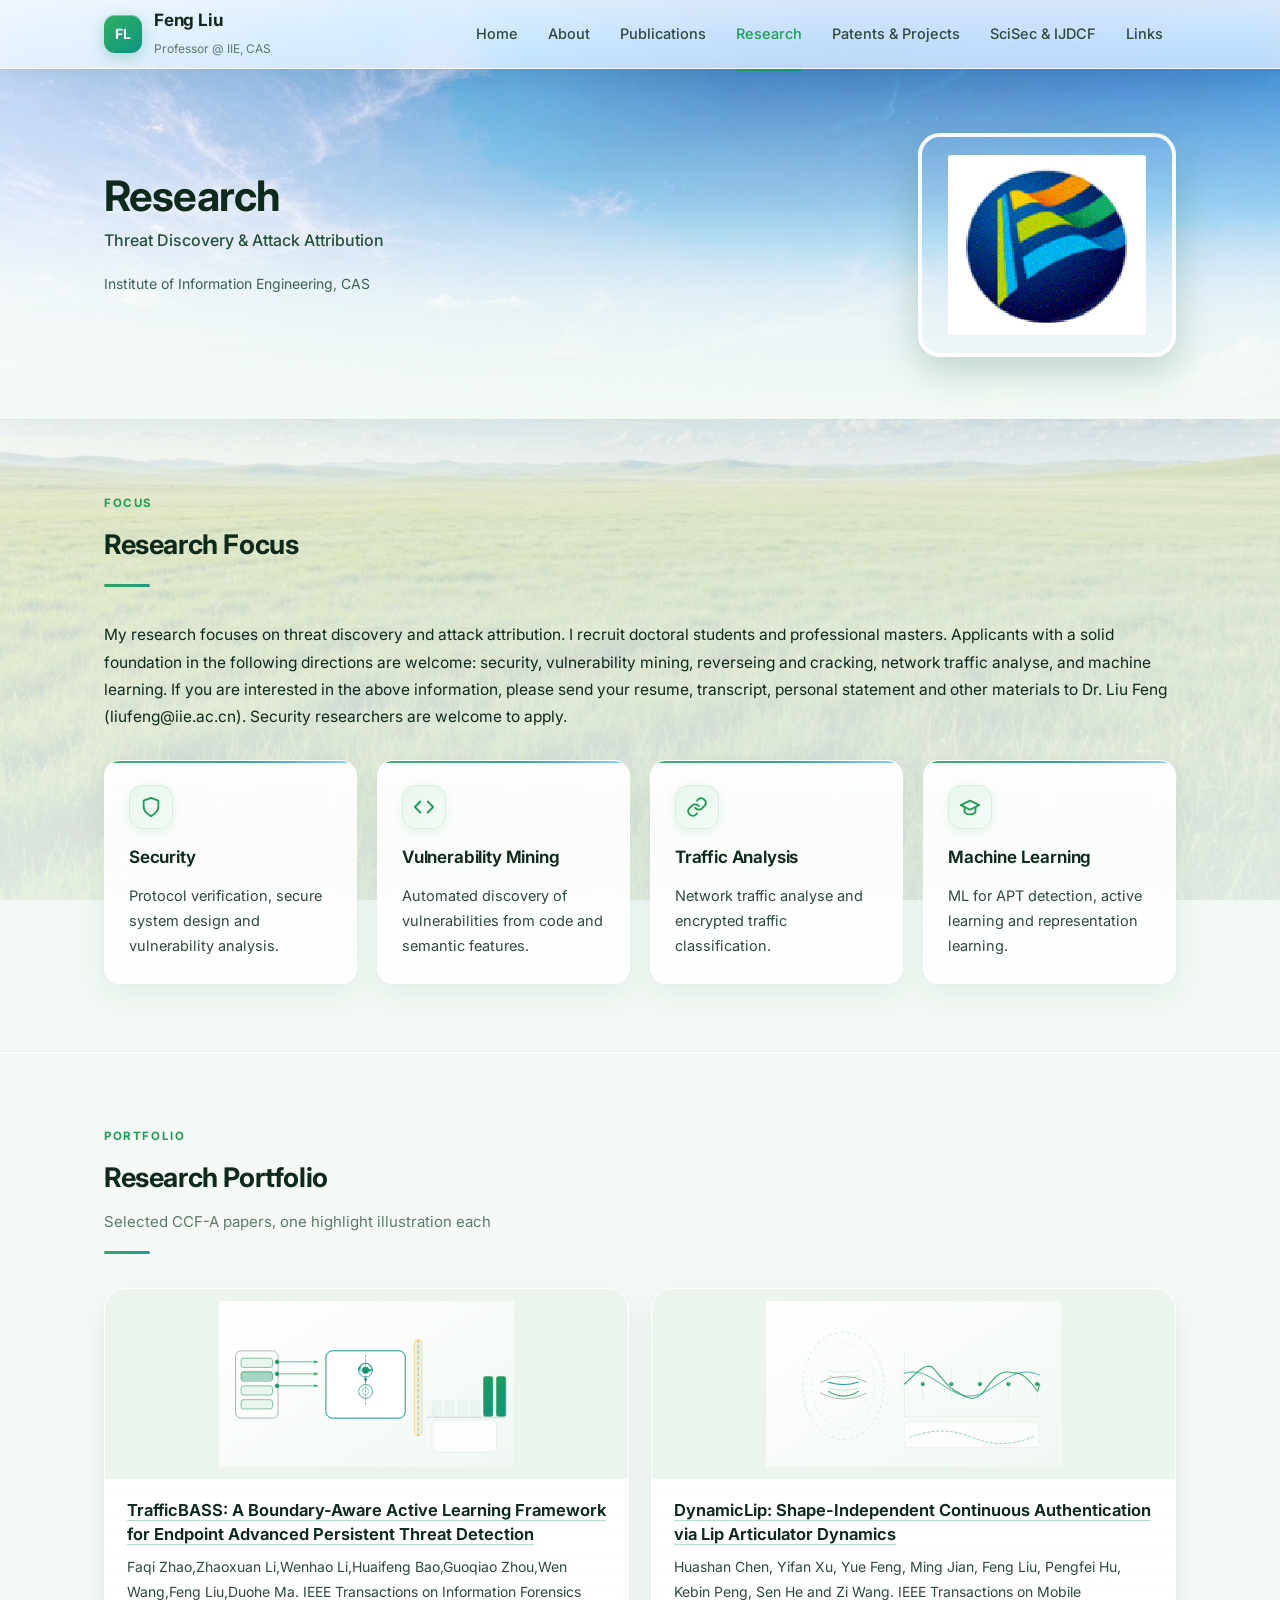
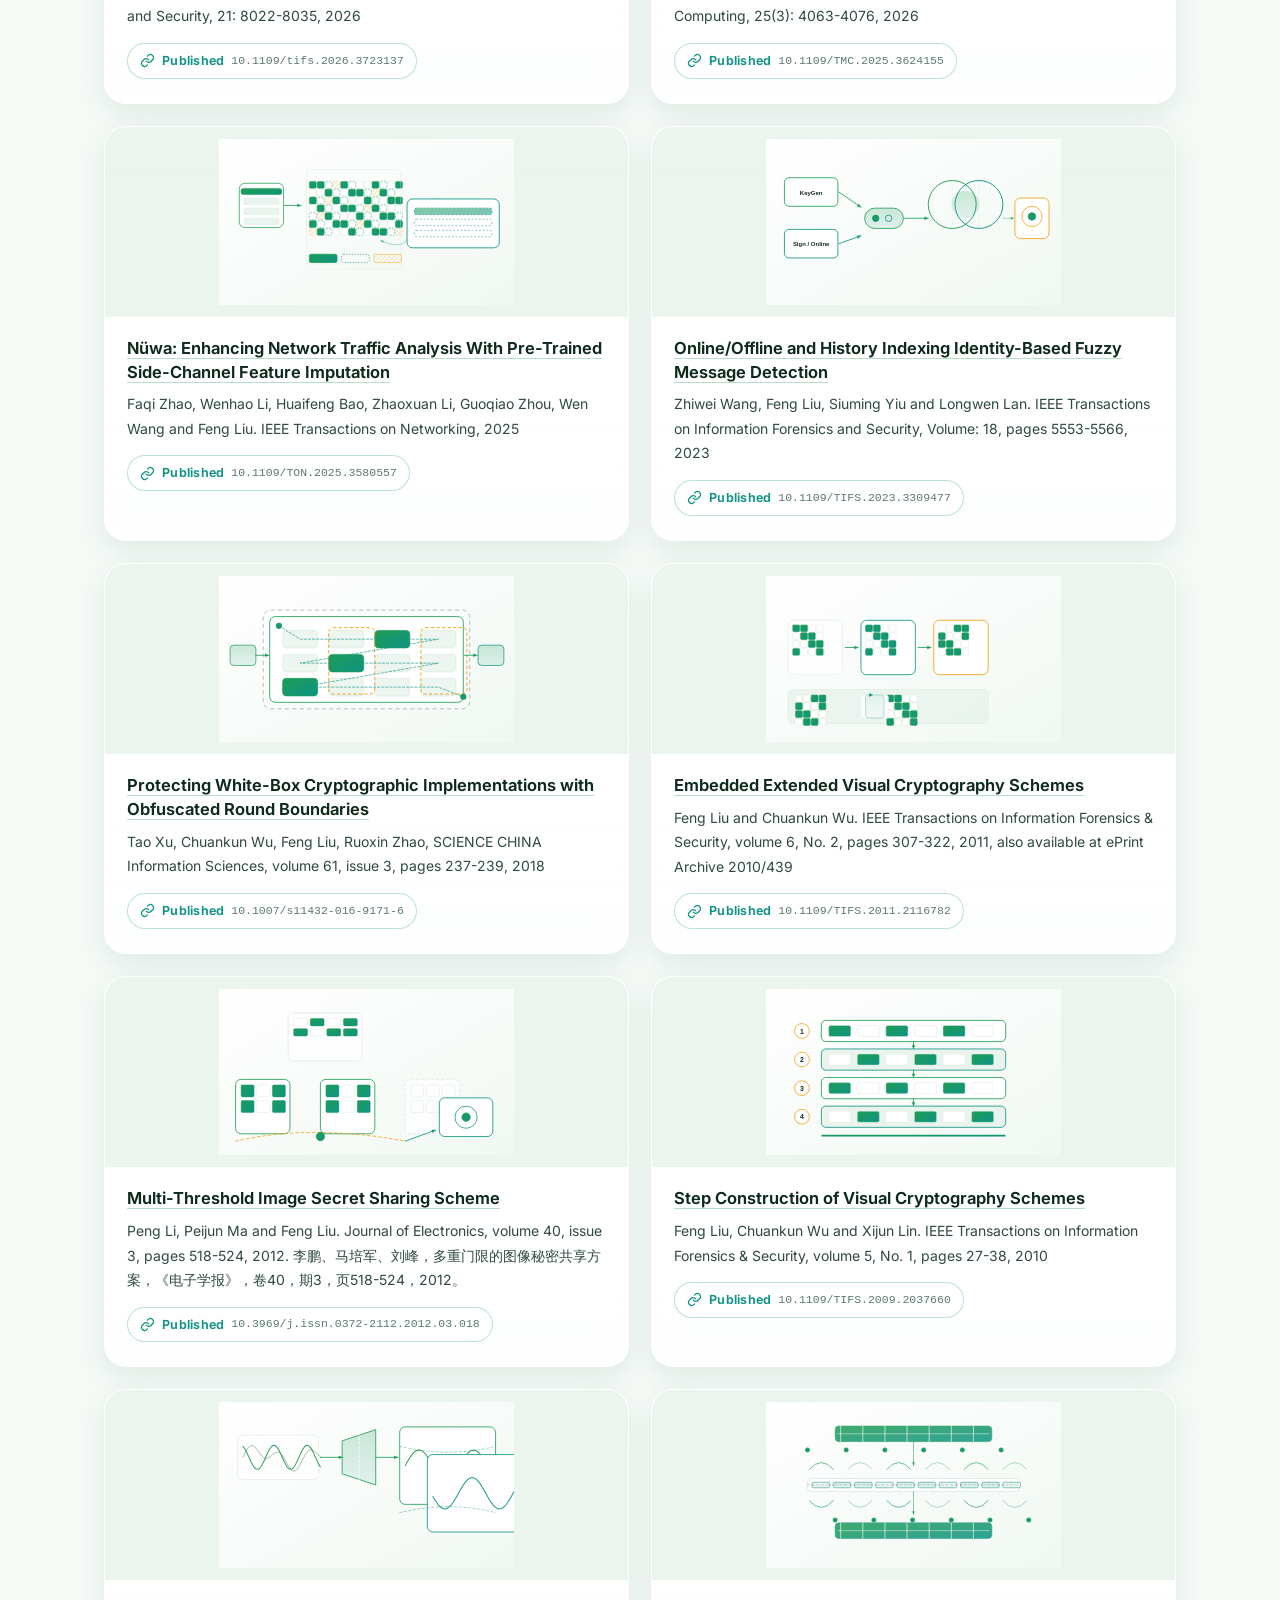
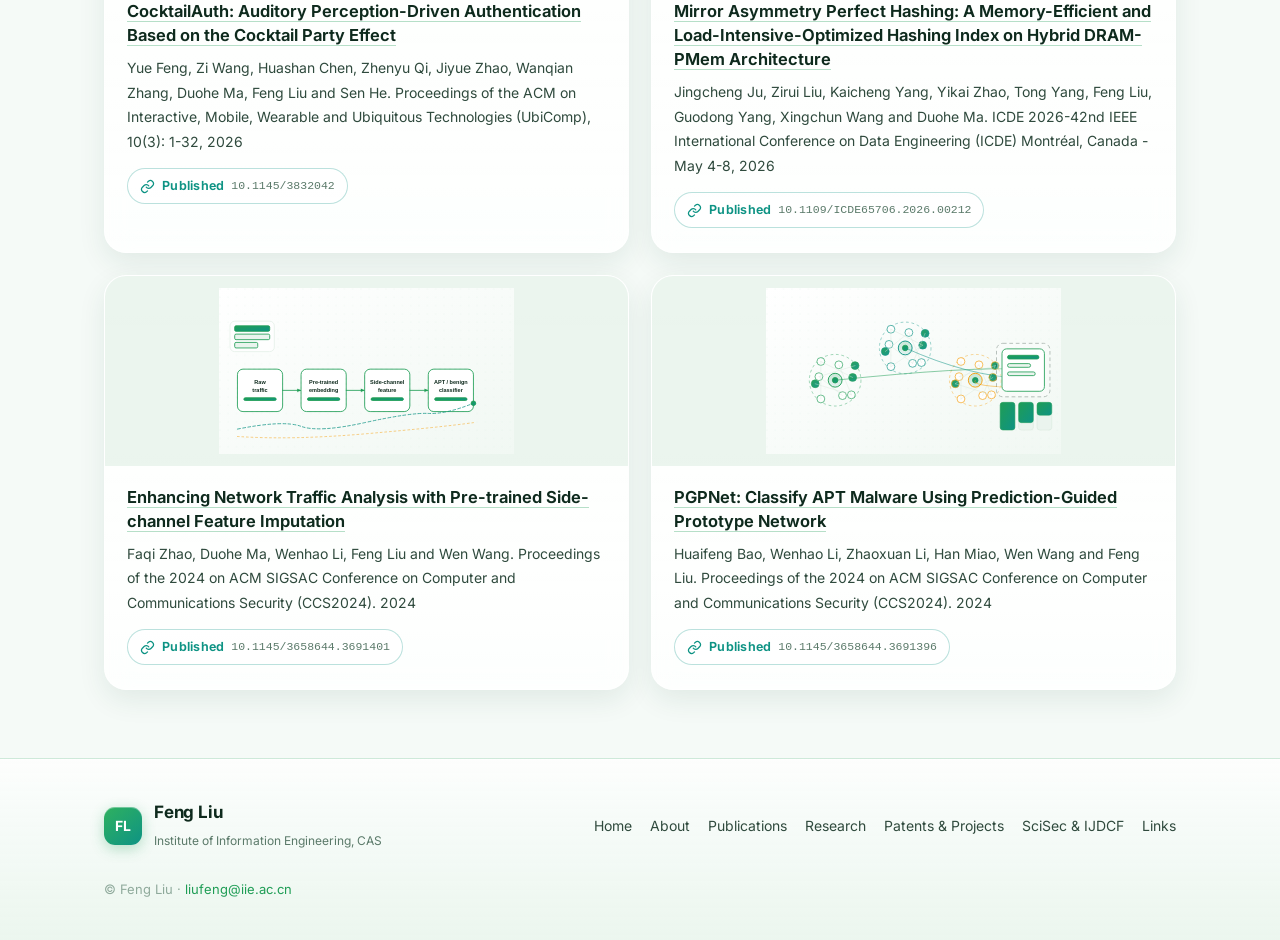
<file: research.html>
<!DOCTYPE html>
<html lang="en">
<head>
<meta charset="utf-8">
<meta name="viewport" content="width=device-width, initial-scale=1">
<title>Research | Feng Liu</title>
<meta name="description" content="Feng Liu - Professor, Institute of Information Engineering, CAS. AI for cybersecurity, cryptography, cyber attack and defense.">
<link rel="icon" type="image/svg+xml" href="assets/img/favicon.svg">
<link rel="preconnect" href="https://fonts.googleapis.com">
<link rel="preconnect" href="https://fonts.gstatic.com" crossorigin>
<link rel="stylesheet" href="https://fonts.googleapis.com/css2?family=Inter:wght@400;500;600;700&display=swap">
<link rel="stylesheet" href="assets/css/style.css">
<!-- Baidu Tongji (site analytics) -->
<script>var _hmt=_hmt||[];(function(){var hm=document.createElement("script");hm.src="https://hm.baidu.com/hm.js?c3fae7278e5f3ea30f7f22bf7aca737b";var s=document.getElementsByTagName("script")[0];s.parentNode.insertBefore(hm,s)})();</script>
</head>
<body>
<header class="site-header"><div class="header-inner">
<a class="brand" href="index.html" style="text-decoration:none"><span class="brand-mark">FL</span><span><span class="brand-name">Feng Liu</span><br><span class="brand-sub">Professor @ IIE, CAS</span></span></a>
<button class="nav-toggle" aria-label="Menu" onclick="document.querySelector('.site-nav').classList.toggle('open')"><svg width="20" height="20" viewBox="0 0 24 24" fill="none" stroke="currentColor" stroke-width="2" stroke-linecap="round"><path d="M3 6h18M3 12h18M3 18h18"/></svg></button>
<nav class="site-nav"><a href="index.html" class="">Home</a><a href="about.html" class="">About</a><a href="publications.html" class="">Publications</a><a href="research.html" class="is-active">Research</a><a href="projects.html" class="">Patents &amp; Projects</a><a href="scisec.html" class="">SciSec &amp; IJDCF</a><a href="links.html" class="">Links</a></nav>
</div></header>
<section class="hero"><div class="hero-inner">
<div><h1>Research</h1><div class="role">Threat Discovery &amp; Attack Attribution</div>
<div class="org">Institute of Information Engineering, CAS</div></div>
<div class="hero-photo" style="padding:18px"><img src="assets/img/LOIS.gif" alt="Research" loading="lazy" style="height:180px;object-fit:contain"></div>
</div></section>

<section class="section"><div class="wrap">
<div class="sec-head"><span class="kicker">Focus</span><h2>Research Focus</h2></div>
<p>My research focuses on threat discovery and attack attribution. I recruit doctoral students and professional masters. Applicants with a solid foundation in the following directions are welcome: security, vulnerability mining, reverseing and cracking, network traffic analyse, and machine learning. If you are interested in the above information, please send your resume, transcript, personal statement and other materials to Dr. Liu Feng (liufeng@iie.ac.cn). Security researchers are welcome to apply.</p>
<div class="grid g4" style="margin-top:30px"><div class="card"><div class="card-ico"><svg viewBox="0 0 24 24" fill="none" stroke="currentColor" stroke-width="2" stroke-linecap="round" stroke-linejoin="round"><path d="M12 22s8-4 8-10V5l-8-3-8 3v7c0 6 8 10 8 10z"/></svg></div><h3>Security</h3><p>Protocol verification, secure system design and vulnerability analysis.</p></div><div class="card"><div class="card-ico"><svg viewBox="0 0 24 24" fill="none" stroke="currentColor" stroke-width="2" stroke-linecap="round" stroke-linejoin="round"><path d="m16 18 6-6-6-6"/><path d="m8 6-6 6 6 6"/></svg></div><h3>Vulnerability Mining</h3><p>Automated discovery of vulnerabilities from code and semantic features.</p></div><div class="card"><div class="card-ico"><svg viewBox="0 0 24 24" fill="none" stroke="currentColor" stroke-width="2" stroke-linecap="round" stroke-linejoin="round"><path d="M10 13a5 5 0 0 0 7.5.5l3-3a5 5 0 0 0-7-7l-1.5 1.5"/><path d="M14 11a5 5 0 0 0-7.5-.5l-3 3a5 5 0 0 0 7 7l1.5-1.5"/></svg></div><h3>Traffic Analysis</h3><p>Network traffic analyse and encrypted traffic classification.</p></div><div class="card"><div class="card-ico"><svg viewBox="0 0 24 24" fill="none" stroke="currentColor" stroke-width="2" stroke-linecap="round" stroke-linejoin="round"><path d="M22 10 12 5 2 10l10 5 10-5z"/><path d="M6 12v5c0 1.5 2.7 3 6 3s6-1.5 6-3v-5"/></svg></div><h3>Machine Learning</h3><p>ML for APT detection, active learning and representation learning.</p></div></div>
</div></section>

<section class="section section-alt"><div class="wrap">
<div class="sec-head"><span class="kicker">Portfolio</span><h2>Research Portfolio</h2><p>Selected CCF-A papers, one highlight illustration each</p></div>
<div class="pf-grid"><article class="pf"><div class="pf-img"><img src="assets/img/fig/fig01-trafficbass.svg" alt="TrafficBASS: A Boundary-Aware Active Learning Framework for Endpoint Advanced Persistent Threat Detection" loading="lazy"></div><div class="pf-body"><h3><a class="pf-title" href="https://doi.org/10.1109/tifs.2026.3723137" target="_blank" rel="noopener">TrafficBASS: A Boundary-Aware Active Learning Framework for Endpoint Advanced Persistent Threat Detection</a></h3><p>Faqi Zhao,Zhaoxuan Li,Wenhao Li,Huaifeng Bao,Guoqiao Zhou,Wen Wang,Feng Liu,Duohe Ma. IEEE Transactions on Information Forensics and Security, 21: 8022-8035, 2026</p><a class="pf-link" href="https://doi.org/10.1109/tifs.2026.3723137" target="_blank" rel="noopener" title="Published: doi:10.1109/tifs.2026.3723137"><svg viewBox="0 0 24 24" fill="none" stroke="currentColor" stroke-width="2" stroke-linecap="round" stroke-linejoin="round"><path d="M10 13a5 5 0 0 0 7.5.5l3-3a5 5 0 0 0-7-7l-1.5 1.5"/><path d="M14 11a5 5 0 0 0-7.5-.5l-3 3a5 5 0 0 0 7 7l1.5-1.5"/></svg><span class="pf-link-txt">Published</span><span class="pf-link-doi">10.1109/tifs.2026.3723137</span></a></div></article><article class="pf"><div class="pf-img"><img src="assets/img/fig/fig02-dynamiclip.svg" alt="DynamicLip: Shape-Independent Continuous Authentication via Lip Articulator Dynamics" loading="lazy"></div><div class="pf-body"><h3><a class="pf-title" href="https://doi.org/10.1109/TMC.2025.3624155" target="_blank" rel="noopener">DynamicLip: Shape-Independent Continuous Authentication via Lip Articulator Dynamics</a></h3><p>Huashan Chen, Yifan Xu, Yue Feng, Ming Jian, Feng Liu, Pengfei Hu, Kebin Peng, Sen He and Zi Wang. IEEE Transactions on Mobile Computing, 25(3): 4063-4076, 2026</p><a class="pf-link" href="https://doi.org/10.1109/TMC.2025.3624155" target="_blank" rel="noopener" title="Published: doi:10.1109/TMC.2025.3624155"><svg viewBox="0 0 24 24" fill="none" stroke="currentColor" stroke-width="2" stroke-linecap="round" stroke-linejoin="round"><path d="M10 13a5 5 0 0 0 7.5.5l3-3a5 5 0 0 0-7-7l-1.5 1.5"/><path d="M14 11a5 5 0 0 0-7.5-.5l-3 3a5 5 0 0 0 7 7l1.5-1.5"/></svg><span class="pf-link-txt">Published</span><span class="pf-link-doi">10.1109/TMC.2025.3624155</span></a></div></article><article class="pf"><div class="pf-img"><img src="assets/img/fig/fig03-nuwa.svg" alt="Nüwa: Enhancing Network Traffic Analysis With Pre-Trained Side-Channel Feature Imputation" loading="lazy"></div><div class="pf-body"><h3><a class="pf-title" href="https://doi.org/10.1109/TON.2025.3580557" target="_blank" rel="noopener">Nüwa: Enhancing Network Traffic Analysis With Pre-Trained Side-Channel Feature Imputation</a></h3><p>Faqi Zhao, Wenhao Li, Huaifeng Bao, Zhaoxuan Li, Guoqiao Zhou, Wen Wang and Feng Liu. IEEE Transactions on Networking, 2025</p><a class="pf-link" href="https://doi.org/10.1109/TON.2025.3580557" target="_blank" rel="noopener" title="Published: doi:10.1109/TON.2025.3580557"><svg viewBox="0 0 24 24" fill="none" stroke="currentColor" stroke-width="2" stroke-linecap="round" stroke-linejoin="round"><path d="M10 13a5 5 0 0 0 7.5.5l3-3a5 5 0 0 0-7-7l-1.5 1.5"/><path d="M14 11a5 5 0 0 0-7.5-.5l-3 3a5 5 0 0 0 7 7l1.5-1.5"/></svg><span class="pf-link-txt">Published</span><span class="pf-link-doi">10.1109/TON.2025.3580557</span></a></div></article><article class="pf"><div class="pf-img"><img src="assets/img/fig/fig04-idbfmd.svg" alt="Online/Offline and History Indexing Identity-Based Fuzzy Message Detection" loading="lazy"></div><div class="pf-body"><h3><a class="pf-title" href="https://doi.org/10.1109/TIFS.2023.3309477" target="_blank" rel="noopener">Online/Offline and History Indexing Identity-Based Fuzzy Message Detection</a></h3><p>Zhiwei Wang, Feng Liu, Siuming Yiu and Longwen Lan. IEEE Transactions on Information Forensics and Security, Volume: 18, pages 5553-5566, 2023</p><a class="pf-link" href="https://doi.org/10.1109/TIFS.2023.3309477" target="_blank" rel="noopener" title="Published: doi:10.1109/TIFS.2023.3309477"><svg viewBox="0 0 24 24" fill="none" stroke="currentColor" stroke-width="2" stroke-linecap="round" stroke-linejoin="round"><path d="M10 13a5 5 0 0 0 7.5.5l3-3a5 5 0 0 0-7-7l-1.5 1.5"/><path d="M14 11a5 5 0 0 0-7.5-.5l-3 3a5 5 0 0 0 7 7l1.5-1.5"/></svg><span class="pf-link-txt">Published</span><span class="pf-link-doi">10.1109/TIFS.2023.3309477</span></a></div></article><article class="pf"><div class="pf-img"><img src="assets/img/fig/fig05-whitbox.svg" alt="Protecting White-Box Cryptographic Implementations with Obfuscated Round Boundaries" loading="lazy"></div><div class="pf-body"><h3><a class="pf-title" href="https://doi.org/10.1007/s11432-016-9171-6" target="_blank" rel="noopener">Protecting White-Box Cryptographic Implementations with Obfuscated Round Boundaries</a></h3><p>Tao Xu, Chuankun Wu, Feng Liu, Ruoxin Zhao, SCIENCE CHINA Information Sciences, volume 61, issue 3, pages 237-239, 2018</p><a class="pf-link" href="https://doi.org/10.1007/s11432-016-9171-6" target="_blank" rel="noopener" title="Published: doi:10.1007/s11432-016-9171-6"><svg viewBox="0 0 24 24" fill="none" stroke="currentColor" stroke-width="2" stroke-linecap="round" stroke-linejoin="round"><path d="M10 13a5 5 0 0 0 7.5.5l3-3a5 5 0 0 0-7-7l-1.5 1.5"/><path d="M14 11a5 5 0 0 0-7.5-.5l-3 3a5 5 0 0 0 7 7l1.5-1.5"/></svg><span class="pf-link-txt">Published</span><span class="pf-link-doi">10.1007/s11432-016-9171-6</span></a></div></article><article class="pf"><div class="pf-img"><img src="assets/img/fig/fig06-embedded-vc.svg" alt="Embedded Extended Visual Cryptography Schemes" loading="lazy"></div><div class="pf-body"><h3><a class="pf-title" href="https://doi.org/10.1109/TIFS.2011.2116782" target="_blank" rel="noopener">Embedded Extended Visual Cryptography Schemes</a></h3><p>Feng Liu and Chuankun Wu. IEEE Transactions on Information Forensics &amp; Security, volume 6, No. 2, pages 307-322, 2011, also available at ePrint Archive 2010/439</p><a class="pf-link" href="https://doi.org/10.1109/TIFS.2011.2116782" target="_blank" rel="noopener" title="Published: doi:10.1109/TIFS.2011.2116782"><svg viewBox="0 0 24 24" fill="none" stroke="currentColor" stroke-width="2" stroke-linecap="round" stroke-linejoin="round"><path d="M10 13a5 5 0 0 0 7.5.5l3-3a5 5 0 0 0-7-7l-1.5 1.5"/><path d="M14 11a5 5 0 0 0-7.5-.5l-3 3a5 5 0 0 0 7 7l1.5-1.5"/></svg><span class="pf-link-txt">Published</span><span class="pf-link-doi">10.1109/TIFS.2011.2116782</span></a></div></article><article class="pf"><div class="pf-img"><img src="assets/img/fig/fig07-secret-sharing.svg" alt="Multi-Threshold Image Secret Sharing Scheme" loading="lazy"></div><div class="pf-body"><h3><a class="pf-title" href="https://doi.org/10.3969/j.issn.0372-2112.2012.03.018" target="_blank" rel="noopener">Multi-Threshold Image Secret Sharing Scheme</a></h3><p>Peng Li, Peijun Ma and Feng Liu. Journal of Electronics, volume 40, issue 3, pages 518-524, 2012. 李鹏、马培军、刘峰，多重门限的图像秘密共享方案，《电子学报》，卷40，期3，页518-524，2012。</p><a class="pf-link" href="https://doi.org/10.3969/j.issn.0372-2112.2012.03.018" target="_blank" rel="noopener" title="Published: doi:10.3969/j.issn.0372-2112.2012.03.018"><svg viewBox="0 0 24 24" fill="none" stroke="currentColor" stroke-width="2" stroke-linecap="round" stroke-linejoin="round"><path d="M10 13a5 5 0 0 0 7.5.5l3-3a5 5 0 0 0-7-7l-1.5 1.5"/><path d="M14 11a5 5 0 0 0-7.5-.5l-3 3a5 5 0 0 0 7 7l1.5-1.5"/></svg><span class="pf-link-txt">Published</span><span class="pf-link-doi">10.3969/j.issn.0372-2112.2012.03.018</span></a></div></article><article class="pf"><div class="pf-img"><img src="assets/img/fig/fig08-step-vc.svg" alt="Step Construction of Visual Cryptography Schemes" loading="lazy"></div><div class="pf-body"><h3><a class="pf-title" href="https://doi.org/10.1109/TIFS.2009.2037660" target="_blank" rel="noopener">Step Construction of Visual Cryptography Schemes</a></h3><p>Feng Liu, Chuankun Wu and Xijun Lin. IEEE Transactions on Information Forensics &amp; Security, volume 5, No. 1, pages 27-38, 2010</p><a class="pf-link" href="https://doi.org/10.1109/TIFS.2009.2037660" target="_blank" rel="noopener" title="Published: doi:10.1109/TIFS.2009.2037660"><svg viewBox="0 0 24 24" fill="none" stroke="currentColor" stroke-width="2" stroke-linecap="round" stroke-linejoin="round"><path d="M10 13a5 5 0 0 0 7.5.5l3-3a5 5 0 0 0-7-7l-1.5 1.5"/><path d="M14 11a5 5 0 0 0-7.5-.5l-3 3a5 5 0 0 0 7 7l1.5-1.5"/></svg><span class="pf-link-txt">Published</span><span class="pf-link-doi">10.1109/TIFS.2009.2037660</span></a></div></article><article class="pf"><div class="pf-img"><img src="assets/img/fig/fig09-cocktailauth.svg" alt="CocktailAuth: Auditory Perception-Driven Authentication Based on the Cocktail Party Effect" loading="lazy"></div><div class="pf-body"><h3><a class="pf-title" href="https://doi.org/10.1145/3832042" target="_blank" rel="noopener">CocktailAuth: Auditory Perception-Driven Authentication Based on the Cocktail Party Effect</a></h3><p>Yue Feng, Zi Wang, Huashan Chen, Zhenyu Qi, Jiyue Zhao, Wanqian Zhang, Duohe Ma, Feng Liu and Sen He. Proceedings of the ACM on Interactive, Mobile, Wearable and Ubiquitous Technologies (UbiComp), 10(3): 1-32, 2026</p><a class="pf-link" href="https://doi.org/10.1145/3832042" target="_blank" rel="noopener" title="Published: doi:10.1145/3832042"><svg viewBox="0 0 24 24" fill="none" stroke="currentColor" stroke-width="2" stroke-linecap="round" stroke-linejoin="round"><path d="M10 13a5 5 0 0 0 7.5.5l3-3a5 5 0 0 0-7-7l-1.5 1.5"/><path d="M14 11a5 5 0 0 0-7.5-.5l-3 3a5 5 0 0 0 7 7l1.5-1.5"/></svg><span class="pf-link-txt">Published</span><span class="pf-link-doi">10.1145/3832042</span></a></div></article><article class="pf"><div class="pf-img"><img src="assets/img/fig/fig10-mirror-hashing.svg" alt="Mirror Asymmetry Perfect Hashing: A Memory-Efficient and Load-Intensive-Optimized Hashing Index on Hybrid DRAM-PMem Architecture" loading="lazy"></div><div class="pf-body"><h3><a class="pf-title" href="https://doi.org/10.1109/ICDE65706.2026.00212" target="_blank" rel="noopener">Mirror Asymmetry Perfect Hashing: A Memory-Efficient and Load-Intensive-Optimized Hashing Index on Hybrid DRAM-PMem Architecture</a></h3><p>Jingcheng Ju, Zirui Liu, Kaicheng Yang, Yikai Zhao, Tong Yang, Feng Liu, Guodong Yang, Xingchun Wang and Duohe Ma. ICDE 2026-42nd IEEE International Conference on Data Engineering (ICDE) Montréal, Canada - May 4-8, 2026</p><a class="pf-link" href="https://doi.org/10.1109/ICDE65706.2026.00212" target="_blank" rel="noopener" title="Published: doi:10.1109/ICDE65706.2026.00212"><svg viewBox="0 0 24 24" fill="none" stroke="currentColor" stroke-width="2" stroke-linecap="round" stroke-linejoin="round"><path d="M10 13a5 5 0 0 0 7.5.5l3-3a5 5 0 0 0-7-7l-1.5 1.5"/><path d="M14 11a5 5 0 0 0-7.5-.5l-3 3a5 5 0 0 0 7 7l1.5-1.5"/></svg><span class="pf-link-txt">Published</span><span class="pf-link-doi">10.1109/ICDE65706.2026.00212</span></a></div></article><article class="pf"><div class="pf-img"><img src="assets/img/fig/fig11-traffic-analysis.svg" alt="Enhancing Network Traffic Analysis with Pre-trained Side-channel Feature Imputation" loading="lazy"></div><div class="pf-body"><h3><a class="pf-title" href="https://doi.org/10.1145/3658644.3691401" target="_blank" rel="noopener">Enhancing Network Traffic Analysis with Pre-trained Side-channel Feature Imputation</a></h3><p>Faqi Zhao, Duohe Ma, Wenhao Li, Feng Liu and Wen Wang. Proceedings of the 2024 on ACM SIGSAC Conference on Computer and Communications Security (CCS2024). 2024</p><a class="pf-link" href="https://doi.org/10.1145/3658644.3691401" target="_blank" rel="noopener" title="Published: doi:10.1145/3658644.3691401"><svg viewBox="0 0 24 24" fill="none" stroke="currentColor" stroke-width="2" stroke-linecap="round" stroke-linejoin="round"><path d="M10 13a5 5 0 0 0 7.5.5l3-3a5 5 0 0 0-7-7l-1.5 1.5"/><path d="M14 11a5 5 0 0 0-7.5-.5l-3 3a5 5 0 0 0 7 7l1.5-1.5"/></svg><span class="pf-link-txt">Published</span><span class="pf-link-doi">10.1145/3658644.3691401</span></a></div></article><article class="pf"><div class="pf-img"><img src="assets/img/fig/fig12-pgpnet.svg" alt="PGPNet: Classify APT Malware Using Prediction-Guided Prototype Network" loading="lazy"></div><div class="pf-body"><h3><a class="pf-title" href="https://doi.org/10.1145/3658644.3691396" target="_blank" rel="noopener">PGPNet: Classify APT Malware Using Prediction-Guided Prototype Network</a></h3><p>Huaifeng Bao, Wenhao Li, Zhaoxuan Li, Han Miao, Wen Wang and Feng Liu. Proceedings of the 2024 on ACM SIGSAC Conference on Computer and Communications Security (CCS2024). 2024</p><a class="pf-link" href="https://doi.org/10.1145/3658644.3691396" target="_blank" rel="noopener" title="Published: doi:10.1145/3658644.3691396"><svg viewBox="0 0 24 24" fill="none" stroke="currentColor" stroke-width="2" stroke-linecap="round" stroke-linejoin="round"><path d="M10 13a5 5 0 0 0 7.5.5l3-3a5 5 0 0 0-7-7l-1.5 1.5"/><path d="M14 11a5 5 0 0 0-7.5-.5l-3 3a5 5 0 0 0 7 7l1.5-1.5"/></svg><span class="pf-link-txt">Published</span><span class="pf-link-doi">10.1145/3658644.3691396</span></a></div></article></div>
</div></section><footer class="site-footer"><div class="footer-inner">
<div><a class="brand" href="index.html" style="text-decoration:none"><span class="brand-mark">FL</span><span><span class="brand-name">Feng Liu</span><br><span class="brand-sub">Institute of Information Engineering, CAS</span></span></a></div>
<nav class="f-nav"><a href="index.html">Home</a><a href="about.html">About</a><a href="publications.html">Publications</a><a href="research.html">Research</a><a href="projects.html">Patents & Projects</a><a href="scisec.html">SciSec & IJDCF</a><a href="links.html">Links</a></nav>
<div class="footer-copy">&copy; Feng Liu &middot; <a href="mailto:liufeng@iie.ac.cn">liufeng@iie.ac.cn</a></div>
</div></footer>
<script>document.querySelectorAll('.site-nav a').forEach(function(a){a.addEventListener('click',function(){document.querySelector('.site-nav').classList.remove('open');});});document.querySelectorAll('img.hp-rand').forEach(function(img){var ids=(img.getAttribute('data-srcs')||'').split(',');if(ids.length>1){img.setAttribute('src','assets/img/myPhoto/'+ids[Math.floor(Math.random()*ids.length)]+'.jpg');}});</script>
</body></html>
</file>
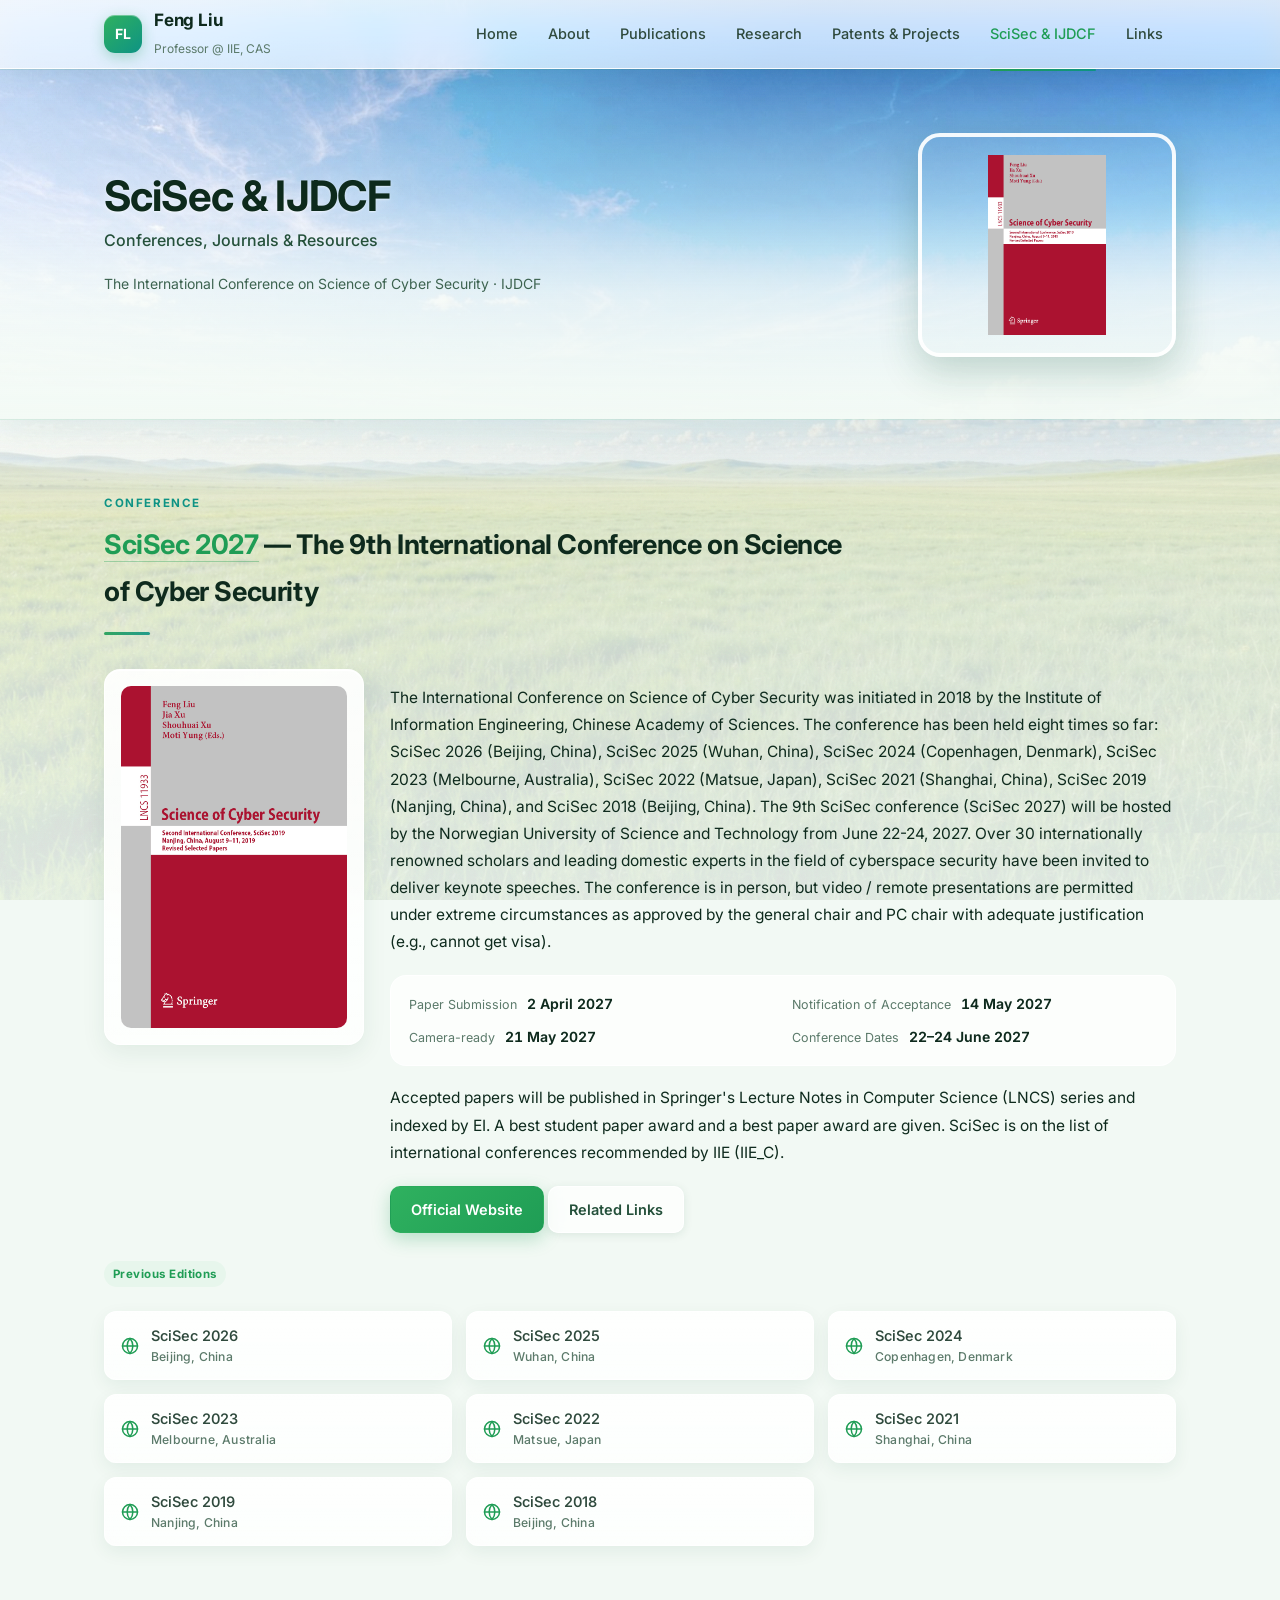
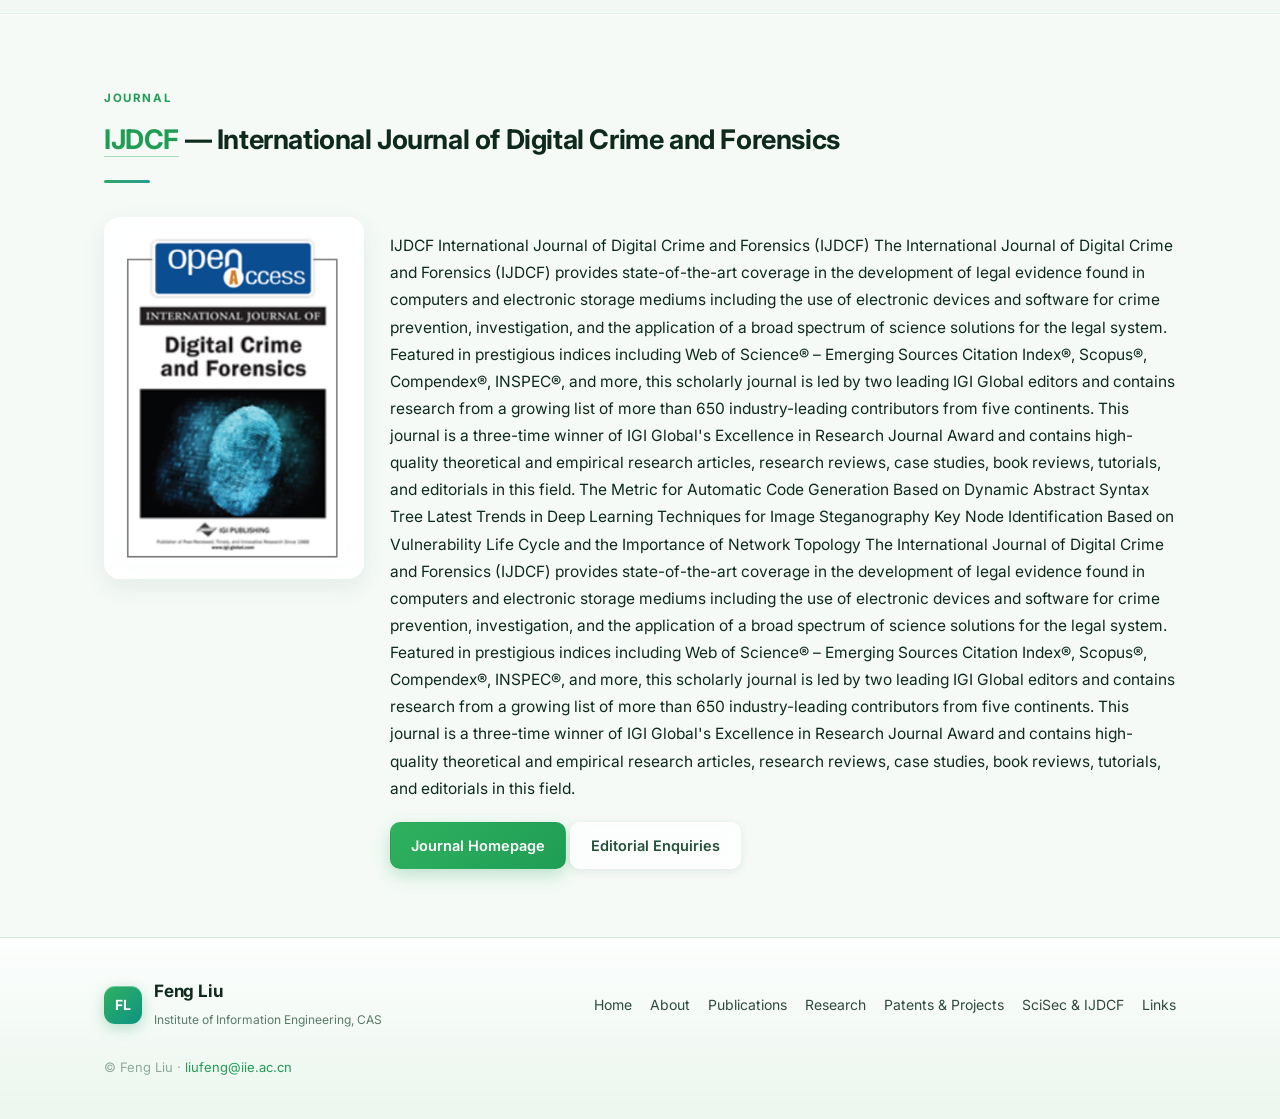
<file: scisec.html>
<!DOCTYPE html>
<html lang="en">
<head>
<meta charset="utf-8">
<meta name="viewport" content="width=device-width, initial-scale=1">
<title>SciSec &amp; IJDCF | Feng Liu</title>
<meta name="description" content="Feng Liu - Professor, Institute of Information Engineering, CAS. AI for cybersecurity, cryptography, cyber attack and defense.">
<link rel="icon" type="image/svg+xml" href="assets/img/favicon.svg">
<link rel="preconnect" href="https://fonts.googleapis.com">
<link rel="preconnect" href="https://fonts.gstatic.com" crossorigin>
<link rel="stylesheet" href="https://fonts.googleapis.com/css2?family=Inter:wght@400;500;600;700&display=swap">
<link rel="stylesheet" href="assets/css/style.css">
<!-- Baidu Tongji (site analytics) -->
<script>var _hmt=_hmt||[];(function(){var hm=document.createElement("script");hm.src="https://hm.baidu.com/hm.js?c3fae7278e5f3ea30f7f22bf7aca737b";var s=document.getElementsByTagName("script")[0];s.parentNode.insertBefore(hm,s)})();</script>
</head>
<body>
<header class="site-header"><div class="header-inner">
<a class="brand" href="index.html" style="text-decoration:none"><span class="brand-mark">FL</span><span><span class="brand-name">Feng Liu</span><br><span class="brand-sub">Professor @ IIE, CAS</span></span></a>
<button class="nav-toggle" aria-label="Menu" onclick="document.querySelector('.site-nav').classList.toggle('open')"><svg width="20" height="20" viewBox="0 0 24 24" fill="none" stroke="currentColor" stroke-width="2" stroke-linecap="round"><path d="M3 6h18M3 12h18M3 18h18"/></svg></button>
<nav class="site-nav"><a href="index.html" class="">Home</a><a href="about.html" class="">About</a><a href="publications.html" class="">Publications</a><a href="research.html" class="">Research</a><a href="projects.html" class="">Patents &amp; Projects</a><a href="scisec.html" class="is-active">SciSec &amp; IJDCF</a><a href="links.html" class="">Links</a></nav>
</div></header>
<section class="hero"><div class="hero-inner">
<div><h1>SciSec &amp; IJDCF</h1><div class="role">Conferences, Journals &amp; Resources</div>
<div class="org">The International Conference on Science of Cyber Security &middot; IJDCF</div></div>
<div class="hero-photo" style="padding:18px"><img src="assets/img/2019scisec.png" alt="SciSec" loading="lazy" style="height:180px;object-fit:contain"></div>
</div></section>

<section class="section"><div class="wrap">
<div class="sec-head"><span class="kicker tech">Conference</span><h2><a class="ext-link" href="https://www.scisec.org/" target="_blank" rel="noopener">SciSec 2027</a> &mdash; The 9th International Conference on Science of Cyber Security</h2></div>
<div class="svc"><div class="svc-cover"><img src="assets/img/2019scisec.png" alt="SciSec 2027" loading="lazy"></div>
<div><p>The International Conference on Science of Cyber Security was initiated in 2018 by the Institute of Information Engineering, Chinese Academy of Sciences. The conference has been held eight times so far: SciSec 2026 (Beijing, China), SciSec 2025 (Wuhan, China), SciSec 2024 (Copenhagen, Denmark), SciSec 2023 (Melbourne, Australia), SciSec 2022 (Matsue, Japan), SciSec 2021 (Shanghai, China), SciSec 2019 (Nanjing, China), and SciSec 2018 (Beijing, China). The 9th SciSec conference (SciSec 2027) will be hosted by the Norwegian University of Science and Technology from June 22-24, 2027. Over 30 internationally renowned scholars and leading domestic experts in the field of cyberspace security have been invited to deliver keynote speeches. The conference is in person, but video / remote presentations are permitted under extreme circumstances as approved by the general chair and PC chair with adequate justification (e.g., cannot get visa).</p>
<div class="svc-dates"><div class="svc-date"><span class="svc-date-k">Paper Submission</span><span class="svc-date-v">2 April 2027</span></div><div class="svc-date"><span class="svc-date-k">Notification of Acceptance</span><span class="svc-date-v">14 May 2027</span></div><div class="svc-date"><span class="svc-date-k">Camera-ready</span><span class="svc-date-v">21 May 2027</span></div><div class="svc-date"><span class="svc-date-k">Conference Dates</span><span class="svc-date-v">22&ndash;24 June 2027</span></div></div>
<p style="margin-top:18px">Accepted papers will be published in Springer's Lecture Notes in Computer Science (LNCS) series and indexed by EI. A best student paper award and a best paper award are given. SciSec is on the list of international conferences recommended by IIE (IIE_C).</p>
<div style="margin-top:20px"><a class="btn btn-primary" href=https://www.scisec.org/>Official Website</a>
<a class="btn btn-ghost" href="links.html">Related Links</a></div>
</div></div>
<div style="margin-top:26px"><span class="tag tech">Previous Editions</span>
<div class="link-grid" style="margin-top:14px"><a class="link-card" href="https://www.scisec.org/scisec2026/index.html" target="_blank" rel="noopener" title="SciSec 2026 official website"><svg viewBox="0 0 24 24" fill="none" stroke="currentColor" stroke-width="2" stroke-linecap="round" stroke-linejoin="round"><circle cx="12" cy="12" r="10"/><path d="M2 12h20M12 2a15 15 0 0 1 0 20 15 15 0 0 1 0-20"/></svg><span class="lc-txt">SciSec 2026<span class="lc-sub">Beijing, China</span></span></a><a class="link-card" href="https://www.scisec.org/scisec2025/index.html" target="_blank" rel="noopener" title="SciSec 2025 official website"><svg viewBox="0 0 24 24" fill="none" stroke="currentColor" stroke-width="2" stroke-linecap="round" stroke-linejoin="round"><circle cx="12" cy="12" r="10"/><path d="M2 12h20M12 2a15 15 0 0 1 0 20 15 15 0 0 1 0-20"/></svg><span class="lc-txt">SciSec 2025<span class="lc-sub">Wuhan, China</span></span></a><a class="link-card" href="https://www.scisec.org/scisec2024/index.html" target="_blank" rel="noopener" title="SciSec 2024 official website"><svg viewBox="0 0 24 24" fill="none" stroke="currentColor" stroke-width="2" stroke-linecap="round" stroke-linejoin="round"><circle cx="12" cy="12" r="10"/><path d="M2 12h20M12 2a15 15 0 0 1 0 20 15 15 0 0 1 0-20"/></svg><span class="lc-txt">SciSec 2024<span class="lc-sub">Copenhagen, Denmark</span></span></a><a class="link-card" href="https://www.scisec.org/scisec2023/index.html" target="_blank" rel="noopener" title="SciSec 2023 official website"><svg viewBox="0 0 24 24" fill="none" stroke="currentColor" stroke-width="2" stroke-linecap="round" stroke-linejoin="round"><circle cx="12" cy="12" r="10"/><path d="M2 12h20M12 2a15 15 0 0 1 0 20 15 15 0 0 1 0-20"/></svg><span class="lc-txt">SciSec 2023<span class="lc-sub">Melbourne, Australia</span></span></a><a class="link-card" href="https://www.scisec.org/scisec2022/index.html" target="_blank" rel="noopener" title="SciSec 2022 official website"><svg viewBox="0 0 24 24" fill="none" stroke="currentColor" stroke-width="2" stroke-linecap="round" stroke-linejoin="round"><circle cx="12" cy="12" r="10"/><path d="M2 12h20M12 2a15 15 0 0 1 0 20 15 15 0 0 1 0-20"/></svg><span class="lc-txt">SciSec 2022<span class="lc-sub">Matsue, Japan</span></span></a><a class="link-card" href="https://www.scisec.org/scisec2021/index.html" target="_blank" rel="noopener" title="SciSec 2021 official website"><svg viewBox="0 0 24 24" fill="none" stroke="currentColor" stroke-width="2" stroke-linecap="round" stroke-linejoin="round"><circle cx="12" cy="12" r="10"/><path d="M2 12h20M12 2a15 15 0 0 1 0 20 15 15 0 0 1 0-20"/></svg><span class="lc-txt">SciSec 2021<span class="lc-sub">Shanghai, China</span></span></a><a class="link-card" href="https://www.scisec.org/scisec2019/index.html" target="_blank" rel="noopener" title="SciSec 2019 official website"><svg viewBox="0 0 24 24" fill="none" stroke="currentColor" stroke-width="2" stroke-linecap="round" stroke-linejoin="round"><circle cx="12" cy="12" r="10"/><path d="M2 12h20M12 2a15 15 0 0 1 0 20 15 15 0 0 1 0-20"/></svg><span class="lc-txt">SciSec 2019<span class="lc-sub">Nanjing, China</span></span></a><a class="link-card" href="https://www.scisec.org/scisec2018/index.html" target="_blank" rel="noopener" title="SciSec 2018 official website"><svg viewBox="0 0 24 24" fill="none" stroke="currentColor" stroke-width="2" stroke-linecap="round" stroke-linejoin="round"><circle cx="12" cy="12" r="10"/><path d="M2 12h20M12 2a15 15 0 0 1 0 20 15 15 0 0 1 0-20"/></svg><span class="lc-txt">SciSec 2018<span class="lc-sub">Beijing, China</span></span></a></div></div>
</div></section>

<section class="section section-alt"><div class="wrap">
<div class="sec-head"><span class="kicker">Journal</span><h2><a class="ext-link" href="https://www.igi-global.com/journal/IJDCF/1112" target="_blank" rel="noopener">IJDCF</a> &mdash; International Journal of Digital Crime and Forensics</h2></div>
<div class="svc"><div class="svc-cover"><img src="assets/img/IJDCF.png" alt="IJDCF" loading="lazy"></div>
<div><p>IJDCF International Journal of Digital Crime and Forensics (IJDCF) The International Journal of Digital Crime and Forensics (IJDCF) provides state-of-the-art coverage in the development of legal evidence found in computers and electronic storage mediums including the use of electronic devices and software for crime prevention, investigation, and the application of a broad spectrum of science solutions for the legal system. Featured in prestigious indices including Web of Science® – Emerging Sources Citation Index®, Scopus®, Compendex®, INSPEC®, and more, this scholarly journal is led by two leading IGI Global editors and contains research from a growing list of more than 650 industry-leading contributors from five continents. This journal is a three-time winner of IGI Global's Excellence in Research Journal Award and contains high-quality theoretical and empirical research articles, research reviews, case studies, book reviews, tutorials, and editorials in this field. The Metric for Automatic Code Generation Based on Dynamic Abstract Syntax Tree Latest Trends in Deep Learning Techniques for Image Steganography Key Node Identification Based on Vulnerability Life Cycle and the Importance of Network Topology The International Journal of Digital Crime and Forensics (IJDCF) provides state-of-the-art coverage in the development of legal evidence found in computers and electronic storage mediums including the use of electronic devices and software for crime prevention, investigation, and the application of a broad spectrum of science solutions for the legal system. Featured in prestigious indices including Web of Science® – Emerging Sources Citation Index®, Scopus®, Compendex®, INSPEC®, and more, this scholarly journal is led by two leading IGI Global editors and contains research from a growing list of more than 650 industry-leading contributors from five continents. This journal is a three-time winner of IGI Global's Excellence in Research Journal Award and contains high-quality theoretical and empirical research articles, research reviews, case studies, book reviews, tutorials, and editorials in this field.</p>
<div style="margin-top:20px"><a class="btn btn-primary" href=https://www.igi-global.com/journal/IJDCF/1112>Journal Homepage</a>
<a class="btn btn-ghost" href="mailto:liufeng@iie.ac.cn">Editorial Enquiries</a></div>
</div></div>
</div></section>

<footer class="site-footer"><div class="footer-inner">
<div><a class="brand" href="index.html" style="text-decoration:none"><span class="brand-mark">FL</span><span><span class="brand-name">Feng Liu</span><br><span class="brand-sub">Institute of Information Engineering, CAS</span></span></a></div>
<nav class="f-nav"><a href="index.html">Home</a><a href="about.html">About</a><a href="publications.html">Publications</a><a href="research.html">Research</a><a href="projects.html">Patents & Projects</a><a href="scisec.html">SciSec & IJDCF</a><a href="links.html">Links</a></nav>
<div class="footer-copy">&copy; Feng Liu &middot; <a href="mailto:liufeng@iie.ac.cn">liufeng@iie.ac.cn</a></div>
</div></footer>
<script>document.querySelectorAll('.site-nav a').forEach(function(a){a.addEventListener('click',function(){document.querySelector('.site-nav').classList.remove('open');});});document.querySelectorAll('img.hp-rand').forEach(function(img){var ids=(img.getAttribute('data-srcs')||'').split(',');if(ids.length>1){img.setAttribute('src','assets/img/myPhoto/'+ids[Math.floor(Math.random()*ids.length)]+'.jpg');}});</script>
</body></html>
</file>
<file: assets/css/style.css>
/* ==========================================================================
   Feng Liu - Academic Site
   Theme: 天高云淡 · 草原长卷  (vast grassland under a high blue sky)
   - one panoramic grassland photo as fixed page backdrop (all pages)
   - frosted "glass" content panels floating over the meadow
   - palette: meadow green #1f9d55 / jade #0e9384 / ink #0e2a1d / sky #7ec8f2
   ========================================================================== */

:root {
  --bg: #f2f9f4;
  --bg-2: #e7f3ea;
  --surface: #ffffff;
  --ink: #0e2a1d;
  --ink-2: #2f4a3d;
  --muted: #5b7a6a;
  --faint: #8faa9b;
  --line: #dbebdf;
  --line-2: #ecf5ef;
  --accent: #1f9d55;
  --accent-dark: #14763f;
  --accent-soft: #e7f6ec;
  --tech: #0e9384;
  --tech-soft: #e5f6f4;
  --sky: #7ec8f2;
  --radius: 16px;
  --radius-lg: 22px;
  --shadow-sm: 0 1px 2px rgba(20, 80, 50, .05);
  --shadow: 0 6px 20px rgba(20, 80, 50, .08);
  --shadow-lg: 0 18px 46px rgba(20, 80, 50, .13);
  --wrap: 1120px;
  /* frosted panel */
  --glass: linear-gradient(180deg, rgba(255, 255, 255, .92), rgba(255, 255, 255, .84));
  --glass-top: rgba(255, 255, 255, .85);
}

* { box-sizing: border-box; }

html { scroll-behavior: smooth; }

/* --------------------------------------------------------------------------
   1. THE BACKDROP  —  one fixed grassland panorama for every single page
   -------------------------------------------------------------------------- */
body {
  margin: 0;
  color: var(--ink);
  font-family: "Inter", -apple-system, BlinkMacSystemFont, "Segoe UI", "PingFang SC",
               "Hiragino Sans GB", "Microsoft YaHei", Roboto, Helvetica, Arial, sans-serif;
  font-size: 15.5px;
  line-height: 1.75;
  -webkit-font-smoothing: antialiased;
  background-color: var(--bg);
  background-image: url("../img/bg-grassland.jpg");
  background-size: cover;
  background-position: center 22%;
  background-repeat: no-repeat;
  background-attachment: fixed;
}

/* veil: sky stays visible up top, the meadow melts into a readable page below */
body::before {
  content: "";
  position: fixed;
  inset: 0;
  z-index: -1;
  pointer-events: none;
  background:
    radial-gradient(1000px 460px at 16% -8%, rgba(255, 255, 255, .40), transparent 64%),
    linear-gradient(180deg,
      rgba(255, 255, 255, .10) 0%,
      rgba(255, 255, 255, .40) 22%,
      rgba(246, 251, 247, .64) 44%,
      rgba(243, 250, 245, .84) 68%,
      rgba(241, 249, 243, .93) 100%);
}

/* ultra-fine paper grain so the large photo never looks flat */
body::after {
  content: "";
  position: fixed;
  inset: 0;
  z-index: -1;
  pointer-events: none;
  opacity: .045;
  background-image: url("data:image/svg+xml,%3Csvg xmlns='http://www.w3.org/2000/svg' width='160' height='160'%3E%3Cfilter id='n'%3E%3CfeTurbulence type='fractalNoise' baseFrequency='0.75' numOctaves='3' stitchTiles='stitch'/%3E%3C/filter%3E%3Crect width='160' height='160' filter='url(%23n)'/%3E%3C/svg%3E");
}

img { max-width: 100%; display: block; }
a { color: var(--accent); text-decoration: none; }
a:hover { color: var(--accent-dark); text-decoration: underline; }

/* scrollbar — a small meadow detail */
::-webkit-scrollbar { width: 10px; height: 10px; }
::-webkit-scrollbar-track { background: #eaf4ed; }
::-webkit-scrollbar-thumb { background: linear-gradient(180deg, #7cc394, #2fb15f); border-radius: 8px; border: 2px solid #eaf4ed; }
::-webkit-scrollbar-thumb:hover { background: #1f9d55; }

.wrap { max-width: var(--wrap); margin: 0 auto; padding: 0 24px; }
.narrow { max-width: 860px; }

/* --------------------------------------------------------------------------
   2. HEADER — frosted bar with a jade hairline
   -------------------------------------------------------------------------- */
.site-header {
  position: sticky; top: 0; z-index: 60;
  background: linear-gradient(180deg, rgba(255, 255, 255, .84), rgba(255, 255, 255, .70));
  backdrop-filter: saturate(170%) blur(16px);
  -webkit-backdrop-filter: saturate(170%) blur(16px);
  border-bottom: 1px solid rgba(255, 255, 255, .8);
  box-shadow: 0 1px 0 rgba(31, 157, 85, .10), 0 8px 24px rgba(20, 80, 50, .06);
}
.header-inner {
  max-width: var(--wrap); margin: 0 auto; padding: 0 24px;
  display: flex; align-items: center; justify-content: space-between; gap: 20px;
  min-height: 68px;
}
.brand { display: flex; align-items: center; gap: 12px; }
.brand-mark {
  width: 38px; height: 38px; border-radius: 11px; flex: none;
  background: linear-gradient(140deg, #2fb15f, var(--tech));
  color: #fff; font-weight: 700; font-size: 14px; letter-spacing: .5px;
  display: flex; align-items: center; justify-content: center;
  box-shadow: 0 4px 14px rgba(31, 157, 85, .30), inset 0 1px 0 rgba(255, 255, 255, .35);
}
.brand-name { font-weight: 700; font-size: 17px; letter-spacing: -.01em; line-height: 1.2; color: var(--ink); }
.brand-sub { font-size: 12px; color: var(--muted); line-height: 1.3; }

.site-nav { display: flex; align-items: center; gap: 4px; }
.site-nav a {
  position: relative;
  padding: 8px 13px; border-radius: 9px;
  color: var(--ink-2); font-size: 14.5px; font-weight: 500;
  white-space: nowrap; text-decoration: none; transition: color .18s, background .18s;
}
.site-nav a:hover { color: var(--accent); background: var(--accent-soft); text-decoration: none; }
.site-nav a.is-active { color: var(--accent); }
.site-nav a.is-active::after {
  content: ""; position: absolute; left: 13px; right: 13px; bottom: -16px;
  height: 2px; border-radius: 2px; background: linear-gradient(90deg, var(--accent), var(--tech));
}
.nav-toggle {
  display: none; background: none; border: 1px solid rgba(255,255,255,.8);
  border-radius: 9px; padding: 7px 10px; cursor: pointer; color: var(--ink-2);
  box-shadow: 0 2px 8px rgba(20,80,50,.07);
}
.nav-toggle svg { display: block; }

/* --------------------------------------------------------------------------
   3. HERO — the full meadow panorama, text floating on it
   -------------------------------------------------------------------------- */
.hero {
  position: relative;
  border-bottom: 1px solid rgba(31, 157, 85, .12);
  box-shadow: 0 12px 34px rgba(20, 80, 50, .07);
}
.hero::before {
  content: "";
  position: absolute; inset: 0;
  pointer-events: none;
  background: linear-gradient(180deg,
    rgba(255, 255, 255, .06) 0%,
    rgba(255, 255, 255, .30) 38%,
    rgba(246, 251, 248, .74) 64%,
    rgba(243, 250, 245, .97) 100%);
}
.hero-inner {
  position: relative;
  display: grid; grid-template-columns: 1fr 258px; gap: 38px; align-items: center;
  padding: 64px 24px 62px; max-width: var(--wrap); margin: 0 auto;
}
.hero h1 {
  margin: 0 0 6px; font-size: 42px; line-height: 1.15; font-weight: 700; letter-spacing: -.02em;
  color: #0d2a1c;
  text-shadow: 0 1px 2px rgba(255, 255, 255, .55), 0 3px 18px rgba(255, 255, 255, .35);
}
.hero .role {
  font-size: 16px; color: #24503a; font-weight: 500; margin-bottom: 18px;
}
.hero .org { font-size: 14px; color: #3d6350; margin-bottom: 22px; }
.hero-quote {
  border-left: 3px solid var(--accent); padding-left: 18px;
  color: #1e4232; font-size: 16px; font-style: italic; margin: 0 0 10px;
  text-shadow: 0 1px 1px rgba(255, 255, 255, .5);
}
.hero-quote-src { font-size: 12.5px; color: #4d7263; font-style: normal; }
.hero-actions { display: flex; gap: 12px; margin-top: 26px; flex-wrap: wrap; }
.btn {
  display: inline-flex; align-items: center; gap: 8px;
  padding: 10px 20px; border-radius: 10px; font-size: 14.5px; font-weight: 600;
  border: 1px solid transparent; transition: transform .18s, box-shadow .18s, background .18s;
}
.btn-primary { background: linear-gradient(135deg, #2fb15f, var(--accent)); color: #fff; box-shadow: 0 6px 18px rgba(31,157,85,.28); }
.btn-primary:hover { background: var(--accent-dark); color: #fff; text-decoration: none; transform: translateY(-1px); box-shadow: 0 10px 26px rgba(31,157,85,.34); }
.btn-ghost { background: rgba(255,255,255,.72); color: #24503a; border-color: rgba(255,255,255,.9); box-shadow: 0 2px 10px rgba(20,80,50,.10); backdrop-filter: blur(6px); }
.btn-ghost:hover { color: var(--accent); border-color: var(--accent); text-decoration: none; transform: translateY(-1px); }
.hero-photo {
  border-radius: var(--radius-lg); overflow: hidden;
  border: 4px solid rgba(255, 255, 255, .92);
  box-shadow: 0 14px 38px rgba(20, 80, 50, .22);
}
.hero-photo img { width: 100%; height: 220px; object-fit: cover; }

/* hero portrait — a single photo, randomly drawn from the 4 portraits */
.hero-inner > div { min-width: 0; }
.hero-photo img {
  display: block; transition: opacity .35s ease;
  border-radius: 13px;
}
.hero-photo:hover img { transform: scale(1.015); }
.hero-photo img { transition: transform .45s ease, opacity .35s ease; }

/* --------------------------------------------------------------------------
   4. SECTIONS — soft separations, the meadow still shows through the gaps
   -------------------------------------------------------------------------- */
.section { padding: 68px 0; }
.section + .section {
  border-top: 1px solid rgba(255, 255, 255, .75);
  box-shadow: 0 -1px 0 rgba(31, 157, 85, .07);
}
.section-alt { background: rgba(255, 255, 255, .28); }

.sec-head { margin-bottom: 34px; max-width: 760px; }
.kicker {
  display: inline-block; font-size: 11.5px; font-weight: 700; letter-spacing: .14em;
  text-transform: uppercase; color: var(--accent); margin-bottom: 8px;
}
.kicker.tech { color: var(--tech); }
.sec-head h2 { margin: 0 0 8px; font-size: 27px; font-weight: 700; letter-spacing: -.015em; color: var(--ink); }
.sec-head p { margin: 0; color: var(--muted); font-size: 15px; }
.sec-head::after {
  content: ""; display: block; width: 46px; height: 3px; border-radius: 3px;
  background: linear-gradient(90deg, var(--accent), var(--tech)); margin-top: 16px; opacity: .9;
}

/* --------------------------------------------------------------------------
   5. CARDS — frosted glass panels floating on the grassland
   -------------------------------------------------------------------------- */
.grid { display: grid; gap: 20px; }
.g2 { grid-template-columns: repeat(2, 1fr); }
.g3 { grid-template-columns: repeat(3, 1fr); }
.g4 { grid-template-columns: repeat(4, 1fr); }
.g2-wide { grid-template-columns: 1.35fr 1fr; }

.card {
  position: relative; overflow: hidden;
  background: var(--glass);
  backdrop-filter: blur(14px) saturate(155%);
  -webkit-backdrop-filter: blur(14px) saturate(155%);
  border: 1px solid rgba(255, 255, 255, .78);
  border-radius: var(--radius); padding: 24px;
  box-shadow: 0 8px 26px rgba(20, 80, 50, .08), inset 0 1px 0 rgba(255, 255, 255, .9);
  transition: transform .2s ease, box-shadow .2s ease, border-color .2s ease;
}
.card::before {           /* a thin sky-to-jade highlight along the top edge */
  content: ""; position: absolute; left: 0; right: 0; top: 0; height: 2px;
  background: linear-gradient(90deg, var(--accent), var(--tech) 55%, var(--sky));
  opacity: .85;
}
.card:hover {
  transform: translateY(-3px);
  box-shadow: 0 16px 40px rgba(20, 80, 50, .15), inset 0 1px 0 rgba(255, 255, 255, .95);
  border-color: rgba(255, 255, 255, .95);
}
.card h3 { margin: 0 0 10px; font-size: 17px; font-weight: 650; letter-spacing: -.01em; }
.card p { margin: 0; color: var(--ink-2); font-size: 14.5px; }
.card .card-ico {
  width: 44px; height: 44px; border-radius: 13px; display: flex; align-items: center; justify-content: center;
  background: linear-gradient(140deg, #e8f6ed, #f4fbf6);
  border: 1px solid #d8ecdf; color: var(--accent); margin-bottom: 14px;
  box-shadow: 0 3px 10px rgba(31, 157, 85, .10);
}
.card .card-ico svg { width: 22px; height: 22px; }
.card-tech .card-ico { color: var(--tech); border-color: #d3ece9; background: linear-gradient(140deg, var(--tech-soft), #f2fbfa); }
.tag {
  display: inline-block; font-size: 11.5px; font-weight: 700; letter-spacing: .04em;
  padding: 3px 9px; border-radius: 999px; background: var(--accent-soft);
  color: var(--accent); margin-bottom: 10px;
}
.tag-tech { background: var(--tech-soft); color: var(--tech); }

/* Collaboration & Admissions — icon-only cards (no photo) */
.card-center { text-align: center; }
.card-center .card-ico { margin-left: auto; margin-right: auto; }
.card-center p { margin-bottom: 0; }

/* --------------------------------------------------------------------------
   6. STATS
   -------------------------------------------------------------------------- */
.stats { display: grid; grid-template-columns: repeat(5, 1fr); gap: 16px; }
.stat {
  background: var(--glass);
  backdrop-filter: blur(14px) saturate(155%);
  -webkit-backdrop-filter: blur(14px) saturate(155%);
  border: 1px solid rgba(255, 255, 255, .78);
  border-radius: var(--radius);
  padding: 22px 18px; text-align: center;
  box-shadow: 0 8px 24px rgba(20, 80, 50, .08), inset 0 1px 0 rgba(255, 255, 255, .9);
}
.stat .num { font-size: 32px; font-weight: 700; letter-spacing: -.03em; color: var(--accent); line-height: 1.1; }
.stat .lbl { font-size: 12.5px; color: var(--muted); margin-top: 4px; }

/* --------------------------------------------------------------------------
   7. NEWS
   -------------------------------------------------------------------------- */
.news-list { display: grid; gap: 12px; }
.news-item {
  display: flex; gap: 14px; align-items: flex-start;
  background: var(--glass);
  backdrop-filter: blur(14px) saturate(155%);
  -webkit-backdrop-filter: blur(14px) saturate(155%);
  border: 1px solid rgba(255, 255, 255, .78);
  border-left: 3px solid var(--accent);
  border-radius: var(--radius); padding: 18px 20px;
  box-shadow: 0 6px 20px rgba(20, 80, 50, .07), inset 0 1px 0 rgba(255, 255, 255, .9);
  transition: box-shadow .2s, transform .2s;
}
.news-item:hover { box-shadow: var(--shadow-lg); transform: translateX(2px); }
.news-item .dot {
  width: 8px; height: 8px; border-radius: 50%; background: var(--accent);
  margin-top: 9px; flex: none;
}
.news-item p { margin: 0; font-size: 15px; color: var(--ink-2); }

/* --------------------------------------------------------------------------
   8. PUBLICATION LIST
   -------------------------------------------------------------------------- */
.pubs { display: grid; gap: 2px; }
.pub {
  display: grid; grid-template-columns: 34px 1fr; gap: 14px;
  padding: 13px 12px; border-radius: 10px; align-items: start;
  transition: background .18s;
}
.pub:hover { background: var(--accent-soft); }
.pub .n {
  font-variant-numeric: tabular-nums; font-size: 12.5px; font-weight: 700;
  color: var(--faint); text-align: center; line-height: 1.9;
  min-width: 30px;
}
.pub:hover .n { color: var(--accent); }
.pub .tx { font-size: 14.5px; color: var(--ink-2); line-height: 1.7; }
.pub .venue {
  display: inline-block; font-size: 11.5px; font-weight: 600; letter-spacing: .02em;
  color: var(--tech); background: var(--tech-soft); border-radius: 6px; padding: 1px 7px; margin-left: 6px;
}
.pub .yr { color: var(--faint); font-size: 13px; }
.ccf {
  display: inline-block; font-size: 11px; font-weight: 700; padding: 1px 7px;
  border-radius: 6px; margin-left: 6px; vertical-align: 1px;
}
.ccf-a { background: #fdecea; color: #b3261e; }
.ccf-b { background: #ffeee1; color: #b3530a; }
.ccf-c { background: #e3f7e9; color: #14804a; }
/* publisher link of a publication entry (kept before the CCF badges) */
.pub .doi, .doi {
  display: inline-block; font-size: 11px; font-weight: 700; letter-spacing: .02em;
  padding: 1px 7px; border-radius: 6px; margin-left: 6px;
  color: var(--tech); background: #fff; border: 1px solid rgba(14, 147, 132, .32);
  text-decoration: none; transition: background .16s, color .16s, border-color .16s;
}
.pub .doi:hover, .doi:hover { background: var(--tech); border-color: var(--tech); color: #fff; }

/* --------------------------------------------------------------------------
   9. TIMELINE
   -------------------------------------------------------------------------- */
.timeline { position: relative; padding-left: 26px; }
.timeline::before {
  content: ""; position: absolute; left: 5px; top: 6px; bottom: 6px; width: 2px;
  background: linear-gradient(180deg, var(--accent), var(--tech), var(--line));
  border-radius: 2px;
}
.tl-item { position: relative; padding-bottom: 26px; }
.tl-item:last-child { padding-bottom: 0; }
.tl-item::before {
  content: ""; position: absolute; left: -25px; top: 7px;
  width: 12px; height: 12px; border-radius: 50%;
  background: #fff; border: 2.5px solid var(--accent);
}
.tl-item::after {
  content: ""; position: absolute; left: -21px; top: 11px;
  width: 5px; height: 5px; border-radius: 50%; background: var(--tech);
}
.tl-when { font-size: 13px; font-weight: 700; color: var(--accent); font-variant-numeric: tabular-nums; }
.tl-what { font-size: 16px; font-weight: 650; margin: 2px 0 3px; }
.tl-desc { font-size: 14.5px; color: var(--ink-2); }

/* --------------------------------------------------------------------------
   10. SIMPLE LISTS
   -------------------------------------------------------------------------- */
.num-list { display: grid; gap: 10px; counter-reset: nl; }
.num-list li {
  list-style: none; counter-increment: nl; position: relative;
  padding-left: 34px; font-size: 14.5px; color: var(--ink-2); line-height: 1.7;
}
.num-list li::before {
  content: counter(nl, decimal-leading-zero);
  position: absolute; left: 0; top: 3px;
  font-size: 11.5px; font-weight: 700; color: var(--accent);
  background: var(--accent-soft); border-radius: 6px; padding: 1px 6px;
}
.simple-list { display: grid; gap: 9px; }
.simple-list li { font-size: 14.5px; color: var(--ink-2); line-height: 1.7; padding-left: 2px; }

/* --------------------------------------------------------------------------
   11. PORTFOLIO
   -------------------------------------------------------------------------- */
.pf-grid { display: grid; grid-template-columns: repeat(2, 1fr); gap: 22px; }
.pf {
  background: var(--glass);
  backdrop-filter: blur(14px) saturate(155%);
  -webkit-backdrop-filter: blur(14px) saturate(155%);
  border: 1px solid rgba(255, 255, 255, .78);
  border-radius: var(--radius-lg);
  overflow: hidden; transition: transform .2s, box-shadow .2s;
  box-shadow: 0 10px 28px rgba(20, 80, 50, .09), inset 0 1px 0 rgba(255, 255, 255, .9);
}
.pf:hover { transform: translateY(-3px); box-shadow: var(--shadow-lg); }
.pf .pf-img { height: 190px; background: rgba(232, 244, 236, .85); display: flex; align-items: center; justify-content: center; overflow: hidden; }
.pf .pf-img img { width: 100%; height: 100%; object-fit: contain; padding: 12px; }
.pf .pf-body { padding: 20px 22px 24px; }
.pf h3 { margin: 0 0 8px; font-size: 16.5px; font-weight: 650; line-height: 1.45; }
.pf p { margin: 0; font-size: 14px; color: var(--ink-2); }
/* paper title + published badge */
.pf-title { color: var(--ink); text-decoration: none; border-bottom: 1.5px solid rgba(31, 157, 85, .32); }
.pf-title:hover { color: var(--accent); border-bottom-color: var(--accent); }
.pf-link {
  display: inline-flex; align-items: center; gap: 7px; margin-top: 14px;
  padding: 6px 12px; border-radius: 999px; text-decoration: none;
  color: var(--tech); background: rgba(255, 255, 255, .8);
  border: 1px solid rgba(14, 147, 132, .28); transition: background .16s, color .16s, border-color .16s;
}
.pf-link svg { width: 15px; height: 15px; flex: none; }
.pf-link-txt { font-size: 12.5px; font-weight: 650; letter-spacing: .02em; }
.pf-link-doi {
  font-size: 11.5px; font-family: ui-monospace, SFMono-Regular, Menlo, Consolas, monospace;
  color: var(--muted);
}
.pf-link:hover { background: var(--tech); border-color: var(--tech); color: #fff; }
.pf-link:hover .pf-link-doi { color: rgba(255, 255, 255, .88); }

/* --------------------------------------------------------------------------
   12. SERVICES / JOURNAL CARDS
   -------------------------------------------------------------------------- */
.svc { display: grid; grid-template-columns: 260px 1fr; gap: 26px; align-items: start; }
.svc-cover {
  background: var(--glass);
  backdrop-filter: blur(14px) saturate(155%);
  -webkit-backdrop-filter: blur(14px) saturate(155%);
  border: 1px solid rgba(255, 255, 255, .78);
  border-radius: var(--radius);
  padding: 16px; box-shadow: 0 8px 24px rgba(20, 80, 50, .08), inset 0 1px 0 rgba(255, 255, 255, .9);
}
.svc-cover img { width: 100%; border-radius: 10px; }
/* external link inside a section heading */
.ext-link {
  color: var(--accent); text-decoration: none;
  border-bottom: 1.5px solid rgba(31, 157, 85, .35);
  transition: color .16s, border-color .16s;
}
.ext-link:hover { color: var(--tech); border-bottom-color: var(--tech); }
/* conference key dates */
.svc-dates {
  display: grid; grid-template-columns: repeat(2, minmax(0, 1fr)); gap: 8px 18px;
  margin-top: 20px; padding: 16px 18px; border-radius: var(--radius);
  background: rgba(255, 255, 255, .72); border: 1px solid rgba(255, 255, 255, .8);
}
.svc-date { display: flex; align-items: baseline; gap: 10px; min-width: 0; }
.svc-date-k { font-size: 12.5px; color: var(--muted); white-space: nowrap; }
.svc-date-v {
  font-size: 14px; font-weight: 650; color: var(--ink);
  font-variant-numeric: tabular-nums;
}

/* --------------------------------------------------------------------------
   13. LINKS
   -------------------------------------------------------------------------- */
.link-grid { display: grid; grid-template-columns: repeat(3, 1fr); gap: 14px; }
.link-card {
  display: flex; align-items: center; gap: 12px;
  background: var(--glass);
  backdrop-filter: blur(14px) saturate(155%);
  -webkit-backdrop-filter: blur(14px) saturate(155%);
  border: 1px solid rgba(255, 255, 255, .78);
  border-radius: 12px;
  padding: 14px 16px; font-size: 14.5px; font-weight: 550; color: var(--ink-2);
  box-shadow: 0 6px 18px rgba(20, 80, 50, .07);
  transition: transform .18s, border-color .18s, box-shadow .18s;
}
.link-card:hover { transform: translateY(-2px); border-color: var(--accent); box-shadow: var(--shadow); text-decoration: none; color: var(--accent); }
.link-card svg { width: 18px; height: 18px; color: var(--accent); flex: none; }
/* title + subtitle inside a link card */
.link-card .lc-txt { display: grid; gap: 3px; line-height: 1.35; }
.link-card .lc-sub {
  display: block; font-size: 12.2px; font-weight: 500;
  color: var(--muted); letter-spacing: .2px;
}
.link-card:hover .lc-sub { color: var(--accent); }
/* merged "推荐期刊目录" entry: picture-in-title with a small subtitle */
.link-card-merge { flex-wrap: wrap; }

/* --------------------------------------------------------------------------
   14. SUB PAGE HEADER / FOOTER
   -------------------------------------------------------------------------- */
.tool-hero {
  background: linear-gradient(180deg, rgba(255, 255, 255, .18) 0%, rgba(246, 251, 248, .70) 62%, rgba(243, 250, 245, .95) 100%);
  border-bottom: 1px solid rgba(31, 157, 85, .12);
  box-shadow: 0 12px 34px rgba(20, 80, 50, .07);
}
.tool-hero .wrap { padding: 52px 24px; }
.back-link { font-size: 13.5px; color: #3d6350; }
.back-link a { color: var(--accent); }

.site-footer {
  background: linear-gradient(180deg, rgba(255, 255, 255, .80), rgba(232, 244, 236, .72));
  border-top: 1px solid rgba(31, 157, 85, .14);
  margin-top: 0;
  box-shadow: inset 0 1px 0 rgba(255, 255, 255, .8);
}
.footer-inner {
  max-width: var(--wrap); margin: 0 auto; padding: 40px 24px;
  display: flex; flex-wrap: wrap; gap: 24px; justify-content: space-between; align-items: center;
}
.footer-inner .f-nav { display: flex; flex-wrap: wrap; gap: 18px; font-size: 14px; }
.footer-inner .f-nav a { color: var(--ink-2); }
.footer-inner .f-nav a:hover { color: var(--accent); }
.footer-copy { font-size: 13px; color: var(--faint); }

/* --------------------------------------------------------------------------
   15. RESPONSIVE
   -------------------------------------------------------------------------- */
@media (max-width: 1000px) {
  .g4 { grid-template-columns: repeat(2, 1fr); }
  .stats { grid-template-columns: repeat(3, 1fr); }
  .svc { grid-template-columns: 1fr; }
  .svc-cover { max-width: 240px; }
  .link-grid { grid-template-columns: repeat(2, 1fr); }
}

@media (max-width: 860px) {
  /* fixed backdrop is jittery on iOS — fall back to a centred scroll backdrop */
  body { background-attachment: scroll; background-position: center 12%; }
  body::before { background-attachment: scroll; }
  .nav-toggle { display: inline-flex; }
  .site-nav {
    display: none; position: absolute; left: 0; right: 0; top: 100%;
    flex-direction: column; align-items: stretch; gap: 2px;
    background: rgba(255, 255, 255, .96);
    border-bottom: 1px solid var(--line);
    padding: 10px 16px 14px; box-shadow: var(--shadow);
  }
  .site-nav.open { display: flex; }
  .site-nav a { padding: 10px 12px; }
  .site-nav a.is-active::after { display: none; }
  .hero-inner { grid-template-columns: 1fr; padding: 44px 24px 40px; gap: 26px; }
  .hero-inner > div:last-child { display: flex; flex-direction: column; align-items: center; }
  .hero-photo { max-width: 200px; }
  .hero h1 { font-size: 32px; }
  .g2, .g3, .g4, .g2-wide, .pf-grid { grid-template-columns: 1fr; }
  .section { padding: 50px 0; }
  .sec-head h2 { font-size: 23px; }
  .stats { grid-template-columns: repeat(2, 1fr); }
  .link-grid { grid-template-columns: 1fr; }
  .svc { grid-template-columns: 1fr; }
  .svc-dates { grid-template-columns: 1fr; }
  .svc-cover { max-width: 260px; }
}

@media (max-width: 520px) {
  body { font-size: 15px; }
  .wrap, .header-inner { padding: 0 16px; }
  .pub { grid-template-columns: 26px 1fr; gap: 10px; padding: 12px 8px; }
  .pub .tx { font-size: 14px; }
  .btn { width: 100%; justify-content: center; }
  .hero-actions { width: 100%; flex-direction: column; }
}
</file>
